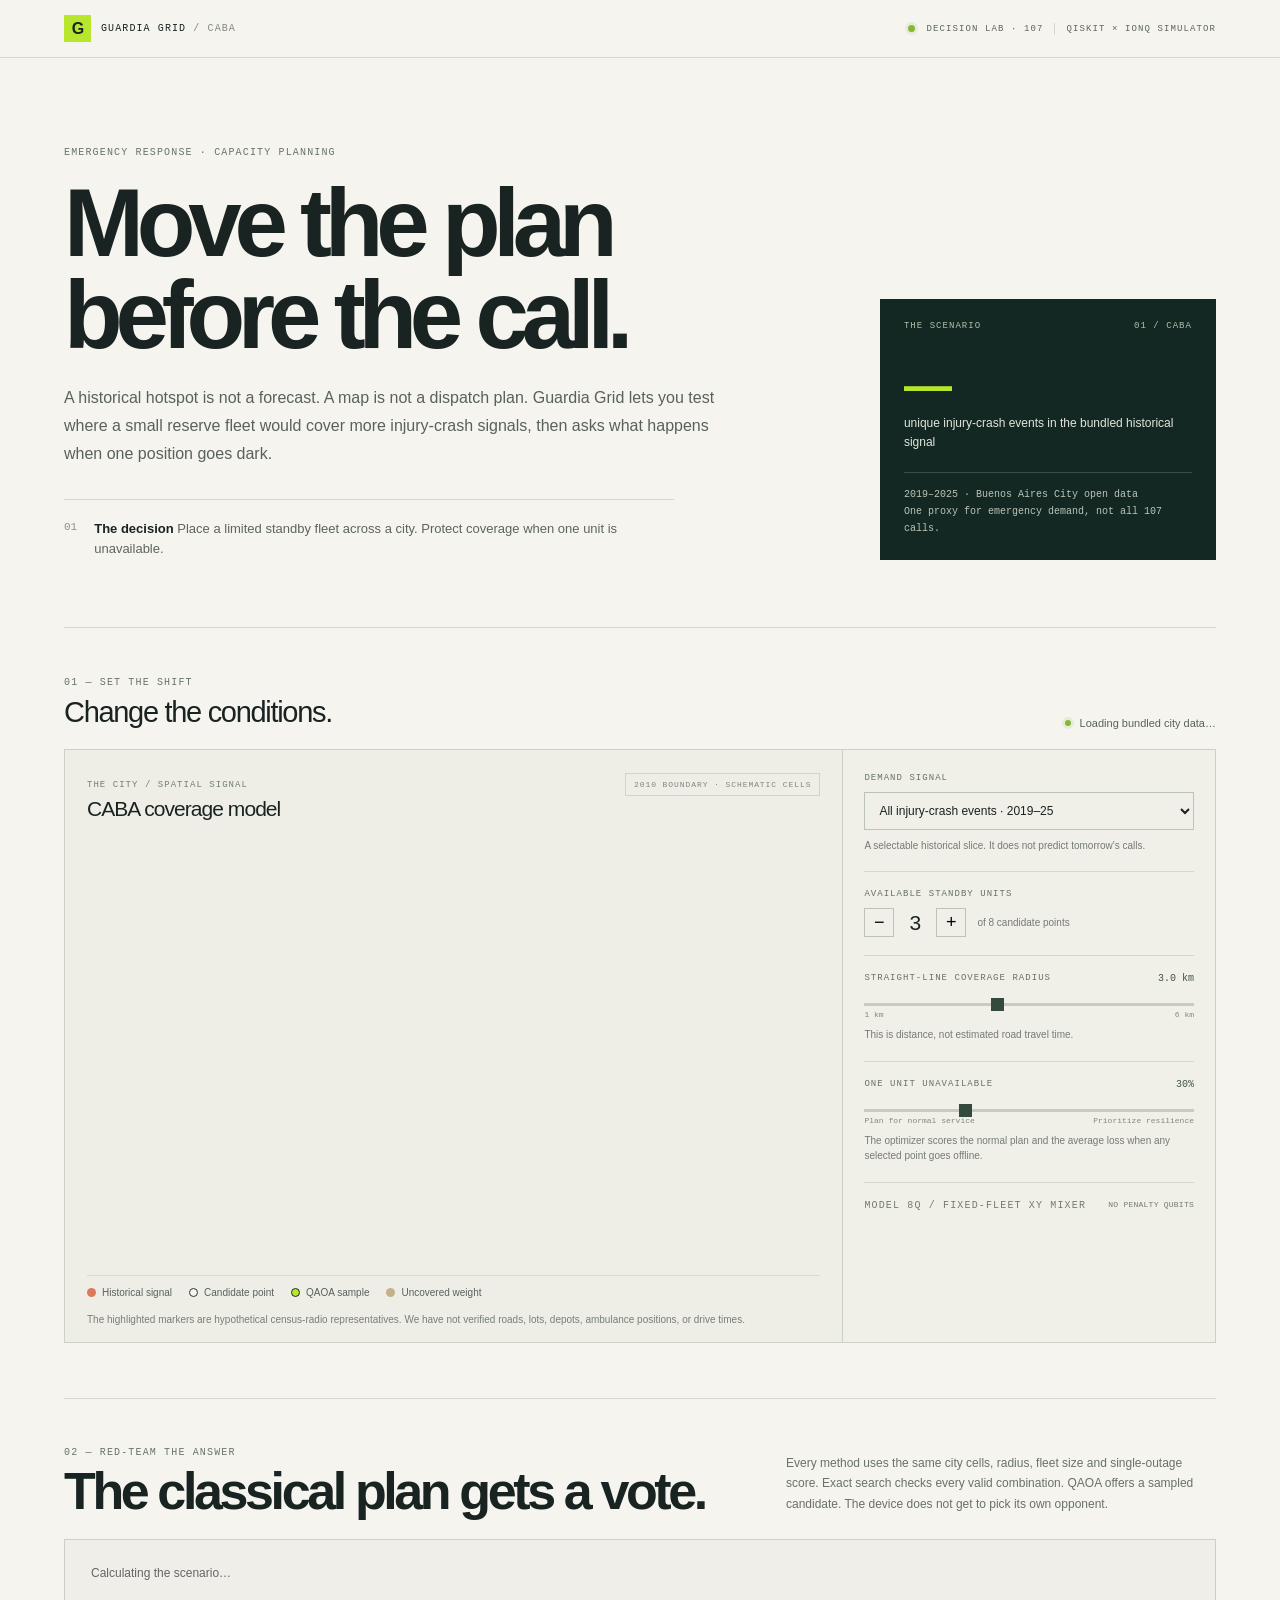
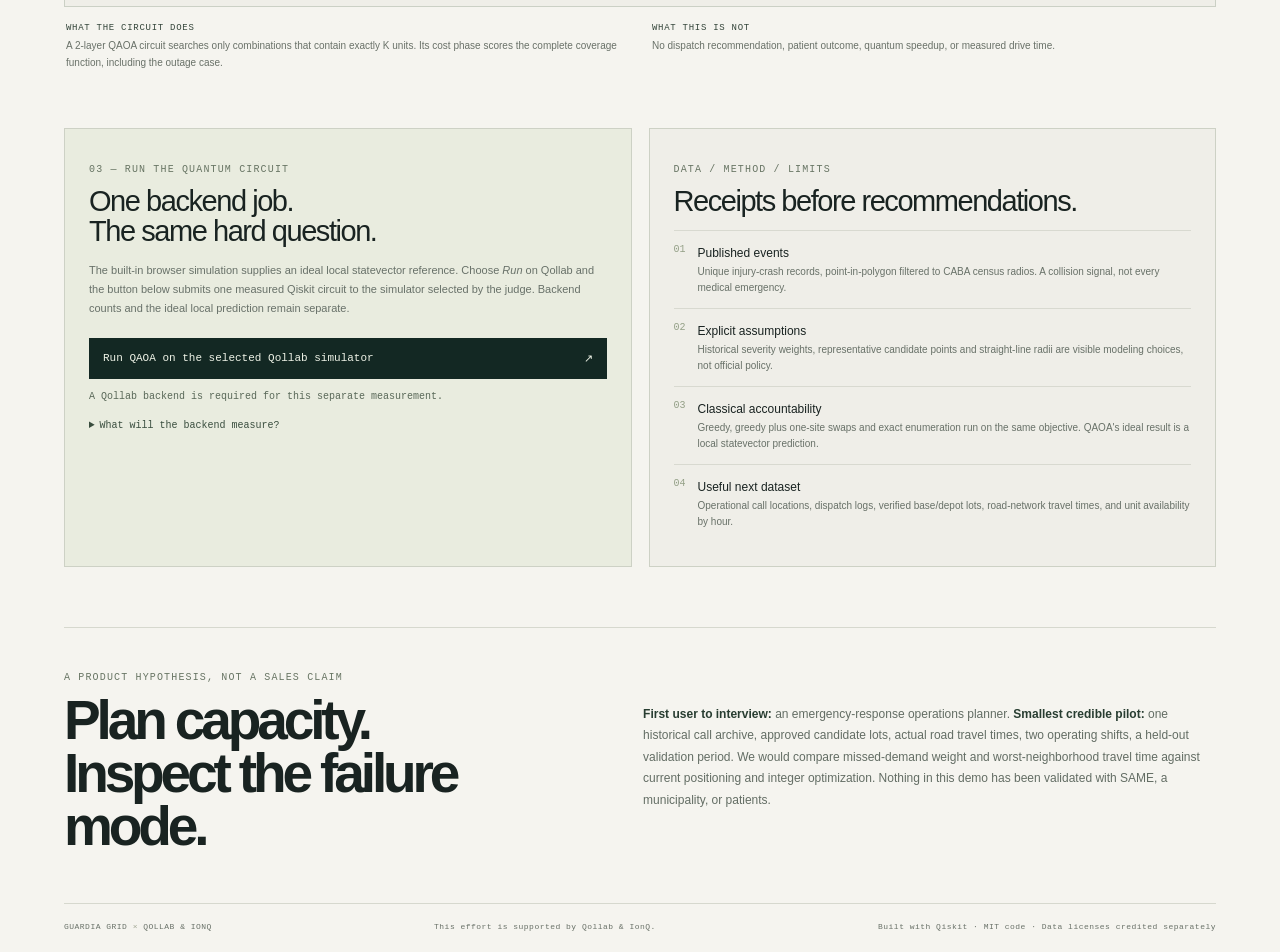
<file: ambulancias-qollab/index.html>
<!doctype html>
<html lang="en">
  <head>
    <meta charset="utf-8" />
    <meta name="viewport" content="width=device-width, initial-scale=1" />
    <meta name="theme-color" content="#f5f4ef" />
    <meta name="description" content="Stress-test hypothetical emergency staging coverage across Buenos Aires with real crash records, classical baselines and QAOA." />
    <title>Guardia Grid — move the plan before the call</title>
    <link rel="stylesheet" href="./main.css" />
    <script type="module" src="./main.js"></script>
  </head>
  <body>
    <header class="topbar">
      <a class="brand" href="#top" aria-label="Guardia Grid home"><span class="brand-mark">G</span><span>GUARDIA GRID <i>/ CABA</i></span></a>
      <div class="top-meta"><span class="status-led"></span><span>DECISION LAB · 107</span><span class="sep"></span><span>QISKIT × IONQ SIMULATOR</span></div>
    </header>
    <main id="top">
      <section class="hero">
        <div class="hero-copy"><p class="eyebrow">Emergency response · capacity planning</p>
          <h1>Move the plan<br />before the call.</h1>
          <p class="lede">A historical hotspot is not a forecast. A map is not a dispatch plan. Guardia Grid lets you test where a small reserve fleet would cover more injury-crash signals, then asks what happens when one position goes dark.</p>
          <div class="hero-note"><span class="note-number">01</span><span><strong>The decision</strong> Place a limited standby fleet across a city. Protect coverage when one unit is unavailable.</span></div>
        </div>
        <aside class="hero-stat"><div class="stat-top"><span>THE SCENARIO</span><span>01 / CABA</span></div><div class="big-stat" id="eventCount">—</div><p>unique injury-crash events in the bundled historical signal</p><div class="stat-rule"></div><p class="stat-foot">2019–2025 · Buenos Aires City open data<br />One proxy for emergency demand, not all 107 calls.</p></aside>
      </section>

      <section class="workbench" aria-label="Coverage planning experiment">
        <div class="workbench-head"><div><p class="eyebrow">01 — Set the shift</p><h2>Change the conditions.</h2></div><div class="live-state"><span></span><b id="status" role="status" aria-live="polite">Loading bundled city data…</b></div></div>
        <div class="workspace">
          <div class="map-panel">
            <div class="panel-head"><div><span class="panel-label">THE CITY / SPATIAL SIGNAL</span><h3>CABA coverage model</h3></div><span class="map-stamp">2010 BOUNDARY · SCHEMATIC CELLS</span></div>
            <svg id="cityMap" viewBox="0 0 760 560" role="img" aria-labelledby="mapTitle mapDesc"><title id="mapTitle">Buenos Aires injury-crash signal and hypothetical staging points</title><desc id="mapDesc">A gridded historical signal map. Circular markers are representative locations drawn from census geography, not confirmed ambulance bases or available lots.</desc></svg>
            <div class="map-legend"><span><i class="legend-dot heat"></i>Historical signal</span><span><i class="legend-dot candidate"></i>Candidate point</span><span><i class="legend-dot selected"></i>QAOA sample</span><span><i class="legend-dot gap"></i>Uncovered weight</span></div>
            <p class="map-caption">The highlighted markers are hypothetical census-radio representatives. We have not verified roads, lots, depots, ambulance positions, or drive times.</p>
          </div>
          <aside class="controls-panel">
            <div class="control-block"><label class="control-label" for="scenario">DEMAND SIGNAL</label><select id="scenario"><option value="history">All injury-crash events · 2019–25</option><option value="night">Night events · 19:00–06:59</option><option value="recent">Recent year · 2025</option><option value="severe">Severe-weighted events</option></select><p class="hint">A selectable historical slice. It does not predict tomorrow's calls.</p></div>
            <div class="control-block"><label class="control-label" for="units">AVAILABLE STANDBY UNITS</label><div class="step-control"><button type="button" id="unitsDown" aria-label="Use one fewer unit">−</button><output id="unitsValue" for="units">3</output><button type="button" id="unitsUp" aria-label="Use one more unit">+</button><span class="units-tail">of 8 candidate points</span></div><input type="hidden" id="units" value="3" /></div>
            <div class="control-block"><div class="label-row"><label class="control-label" for="radius">STRAIGHT-LINE COVERAGE RADIUS</label><output id="radiusValue" for="radius">3.0 km</output></div><input id="radius" type="range" min="1" max="6" value="3" step="0.5" /><div class="range-ticks"><span>1 km</span><span>6 km</span></div><p class="hint">This is distance, not estimated road travel time.</p></div>
            <div class="control-block"><div class="label-row"><label class="control-label" for="outage">ONE UNIT UNAVAILABLE</label><output id="outageValue" for="outage">30%</output></div><input id="outage" type="range" min="0" max="100" value="30" step="10" /><div class="range-ticks"><span>Plan for normal service</span><span>Prioritize resilience</span></div><p class="hint">The optimizer scores the normal plan and the average loss when any selected point goes offline.</p></div>
            <div class="control-foot"><span class="control-index">MODEL 8Q / FIXED-FLEET XY MIXER</span><span>NO PENALTY QUBITS</span></div>
          </aside>
        </div>
      </section>

      <section class="results" aria-labelledby="resultsHeading">
        <div class="results-intro"><div><p class="eyebrow">02 — Red-team the answer</p><h2 id="resultsHeading">The classical plan gets a vote.</h2></div><p>Every method uses the same city cells, radius, fleet size and single-outage score. Exact search checks every valid combination. QAOA offers a sampled candidate. The device does not get to pick its own opponent.</p></div>
        <div class="scoreboard" id="scoreboard" aria-live="polite"><div class="score-wait">Calculating the scenario…</div></div>
        <div class="result-footer"><span><b>WHAT THE CIRCUIT DOES</b> A 2-layer QAOA circuit searches only combinations that contain exactly K units. Its cost phase scores the complete coverage function, including the outage case.</span><span><b>WHAT THIS IS NOT</b> No dispatch recommendation, patient outcome, quantum speedup, or measured drive time.</span></div>
      </section>

      <section class="proof-grid">
        <article class="proof-card quantum-card"><p class="eyebrow">03 — Run the quantum circuit</p><h2>One backend job.<br />The same hard question.</h2><p>The built-in browser simulation supplies an ideal local statevector reference. Choose <i>Run</i> on Qollab and the button below submits one measured Qiskit circuit to the simulator selected by the judge. Backend counts and the ideal local prediction remain separate.</p><button class="run-button" id="runBackend" type="button">Run QAOA on the selected Qollab simulator <span aria-hidden="true">↗</span></button><p id="auditStatus" class="audit-status" role="status" aria-live="polite">A Qollab backend is required for this separate measurement.</p><details><summary>What will the backend measure?</summary><p>A single 8-qubit, 2-layer QAOA circuit. All qubits are measured in one job. Shot counts, settings, and the exact sampled score are shown below.</p><pre id="auditOutput"></pre></details></article>
        <article class="proof-card evidence-card"><p class="eyebrow">DATA / METHOD / LIMITS</p><h2>Receipts before recommendations.</h2><div class="evidence-row"><span>01</span><div><b>Published events</b><p>Unique injury-crash records, point-in-polygon filtered to CABA census radios. A collision signal, not every medical emergency.</p></div></div><div class="evidence-row"><span>02</span><div><b>Explicit assumptions</b><p>Historical severity weights, representative candidate points and straight-line radii are visible modeling choices, not official policy.</p></div></div><div class="evidence-row"><span>03</span><div><b>Classical accountability</b><p>Greedy, greedy plus one-site swaps and exact enumeration run on the same objective. QAOA's ideal result is a local statevector prediction.</p></div></div><div class="evidence-row"><span>04</span><div><b>Useful next dataset</b><p>Operational call locations, dispatch logs, verified base/depot lots, road-network travel times, and unit availability by hour.</p></div></div></article>
      </section>
      <section class="business"><div><p class="eyebrow">A product hypothesis, not a sales claim</p><h2>Plan capacity.<br />Inspect the failure mode.</h2></div><p><strong>First user to interview:</strong> an emergency-response operations planner. <strong>Smallest credible pilot:</strong> one historical call archive, approved candidate lots, actual road travel times, two operating shifts, a held-out validation period. We would compare missed-demand weight and worst-neighborhood travel time against current positioning and integer optimization. Nothing in this demo has been validated with SAME, a municipality, or patients.</p></section>
      <footer><span>GUARDIA GRID <i>×</i> QOLLAB & IONQ</span><span>This effort is supported by Qollab & IonQ.</span><span>Built with Qiskit · MIT code · Data licenses credited separately</span></footer>
    </main>
  </body>
</html>
</file>
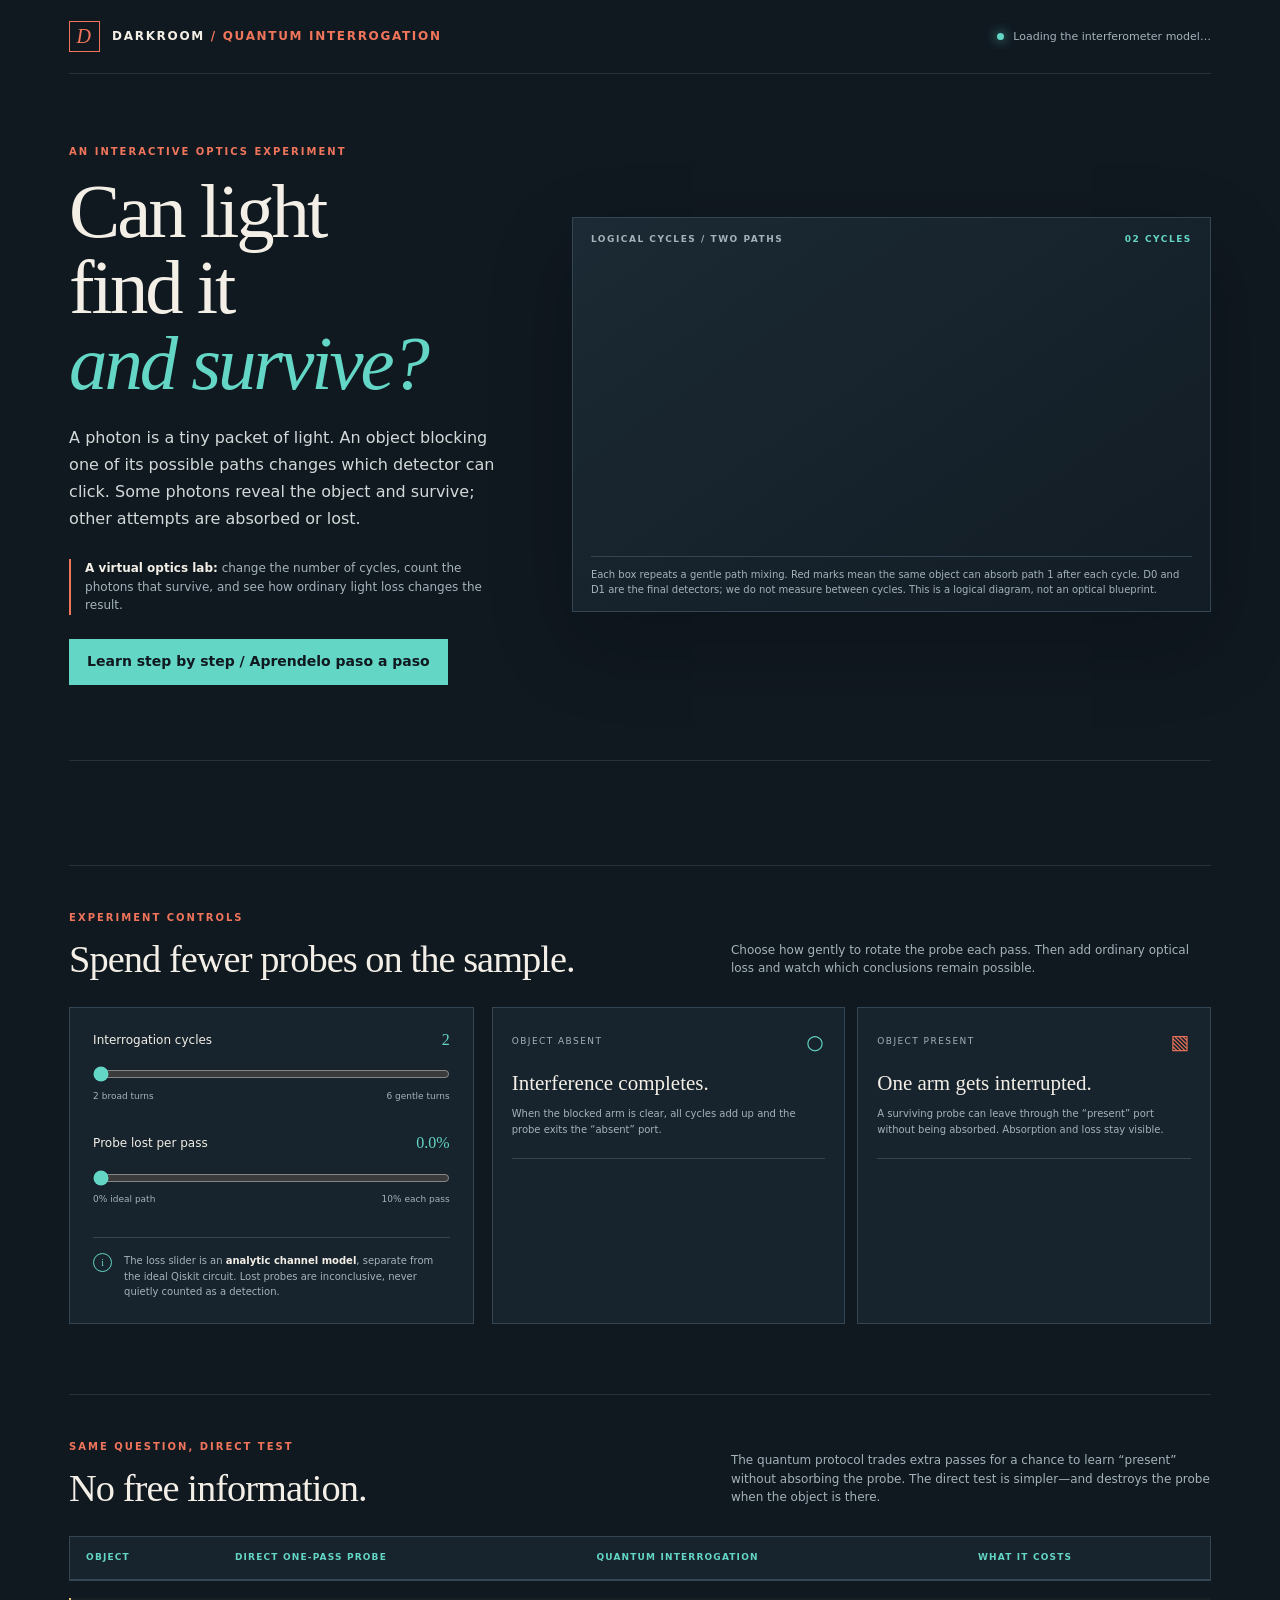
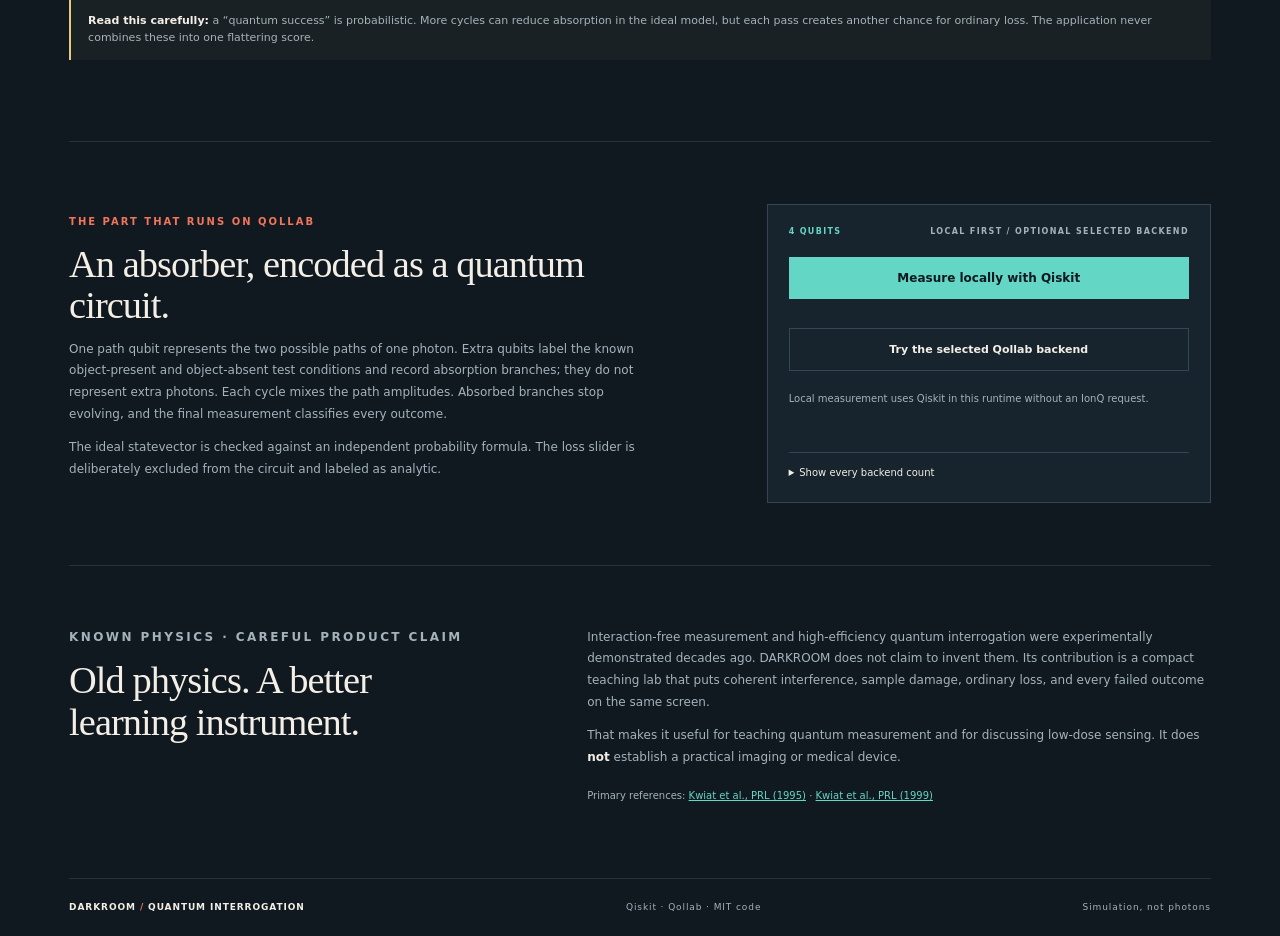
<file: darkroom-qollab/index.html>
<!doctype html>
<html lang="en">
<head>
  <meta charset="utf-8" />
  <meta name="viewport" content="width=device-width, initial-scale=1" />
  <meta name="theme-color" content="#101820" />
  <meta name="description" content="Explore interaction-free measurement with an auditable Qiskit interferometer model." />
  <title>DARKROOM — Quantum Interrogation Lab</title>
  <link rel="stylesheet" href="./main.css" />
  <link rel="stylesheet" href="./lesson.css" />
  <script type="module" src="./main.js"></script>
</head>
<body>
<div id="app">
  <header class="topbar">
    <a class="brand" href="#top"><span class="brand-mark">D</span><span>DARKROOM <i>/ QUANTUM INTERROGATION</i></span></a>
    <span class="top-status"><b id="liveDot"></b><span id="status" role="status" aria-live="polite">Loading the interferometer model…</span></span>
  </header>
  <main id="top">
    <section class="hero">
      <div class="hero-copy">
        <p class="eyebrow">An interactive optics experiment</p>
        <h1>Can light<br />find it<br /><em>and survive?</em></h1>
        <p class="lede">A photon is a tiny packet of light. An object blocking one of its possible paths changes which detector can click. Some photons reveal the object and survive; other attempts are absorbed or lost.</p>
        <p class="scope-note"><strong>A virtual optics lab:</strong> change the number of cycles, count the photons that survive, and see how ordinary light loss changes the result.</p>
        <a class="learn-link" href="#lesson">Learn step by step / Aprendelo paso a paso</a>
      </div>
      <figure class="optics-card" aria-labelledby="opticCaption">
        <div class="figure-head"><span>LOGICAL CYCLES / TWO PATHS</span><span id="cycleStamp">02 CYCLES</span></div>
        <svg id="interferometer" viewBox="0 0 760 390" role="img" aria-labelledby="opticTitle opticDesc">
          <title id="opticTitle">Quantum interrogation path interferometer</title>
          <desc id="opticDesc">A probe follows two paths. An object blocks one arm. Detectors distinguish an absent object from a present object when the surviving probe exits without absorption.</desc>
        </svg>
        <figcaption id="opticCaption">Each box repeats a gentle path mixing. Red marks mean the same object can absorb path 1 after each cycle. D0 and D1 are the final detectors; we do not measure between cycles. This is a logical diagram, not an optical blueprint.</figcaption>
      </figure>
    </section>

    <section id="lesson" class="lesson" aria-label="Guided lesson / Lección guiada"></section>

    <section class="bench" aria-labelledby="benchTitle">
      <div class="section-title"><div><p class="eyebrow">Experiment controls</p><h2 id="benchTitle">Spend fewer probes on the sample.</h2></div><p>Choose how gently to rotate the probe each pass. Then add ordinary optical loss and watch which conclusions remain possible.</p></div>
      <div class="bench-grid">
        <aside class="controls">
          <div class="control-row"><div class="label-line"><label for="cycles">Interrogation cycles</label><output id="cyclesValue" for="cycles">2</output></div><input id="cycles" type="range" min="2" max="6" step="1" value="2"/><div class="range-hints"><span>2 broad turns</span><span>6 gentle turns</span></div></div>
          <div class="control-row"><div class="label-line"><label for="loss">Probe lost per pass</label><output id="lossValue" for="loss">0.0%</output></div><input id="loss" type="range" min="0" max="10" step="0.5" value="0"/><div class="range-hints"><span>0% ideal path</span><span>10% each pass</span></div></div>
          <div class="model-note"><span class="note-glyph">i</span><p>The loss slider is an <strong>analytic channel model</strong>, separate from the ideal Qiskit circuit. Lost probes are inconclusive, never quietly counted as a detection.</p></div>
        </aside>
        <section class="outcomes" aria-label="All outcomes by object hypothesis">
          <article class="outcome-panel absent"><div class="panel-top"><span>OBJECT ABSENT</span><span class="panel-symbol">○</span></div><h3>Interference completes.</h3><p class="panel-intro">When the blocked arm is clear, all cycles add up and the probe exits the “absent” port.</p><div class="prob-list" id="absentRows"></div><p class="panel-foot" id="absentFoot"></p></article>
          <article class="outcome-panel present"><div class="panel-top"><span>OBJECT PRESENT</span><span class="panel-symbol">▧</span></div><h3>One arm gets interrupted.</h3><p class="panel-intro">A surviving probe can leave through the “present” port without being absorbed. Absorption and loss stay visible.</p><div class="prob-list" id="presentRows"></div><p class="panel-foot" id="presentFoot"></p></article>
        </section>
      </div>
    </section>

    <section class="comparison" aria-labelledby="comparisonTitle">
      <div class="section-title"><div><p class="eyebrow">Same question, direct test</p><h2 id="comparisonTitle">No free information.</h2></div><p>The quantum protocol trades extra passes for a chance to learn “present” without absorbing the probe. The direct test is simpler—and destroys the probe when the object is there.</p></div>
      <div class="compare-table-wrap"><table><thead><tr><th>Object</th><th>Direct one-pass probe</th><th>Quantum interrogation</th><th>What it costs</th></tr></thead><tbody id="compareRows"></tbody></table></div>
      <p class="interpretation"><strong>Read this carefully:</strong> a “quantum success” is probabilistic. More cycles can reduce absorption in the ideal model, but each pass creates another chance for ordinary loss. The application never combines these into one flattering score.</p>
    </section>

    <section class="circuit-section" aria-labelledby="circuitTitle">
      <div class="circuit-copy"><p class="eyebrow">The part that runs on Qollab</p><h2 id="circuitTitle">An absorber, encoded as a quantum circuit.</h2><p>One path qubit represents the two possible paths of one photon. Extra qubits label the known object-present and object-absent test conditions and record absorption branches; they do not represent extra photons. Each cycle mixes the path amplitudes. Absorbed branches stop evolving, and the final measurement classifies every outcome.</p><p>The ideal statevector is checked against an independent probability formula. The loss slider is deliberately excluded from the circuit and labeled as analytic.</p></div>
      <div class="run-card"><div class="run-meta"><span id="qubitCount">4 QUBITS</span><span>LOCAL FIRST / OPTIONAL SELECTED BACKEND</span></div>
        <button id="runLocal" type="button">Measure locally with Qiskit</button>
        <button id="runBackend" class="secondary-run" type="button">Try the selected Qollab backend</button>
        <p id="auditStatus" role="status" aria-live="polite">Local measurement uses Qiskit in this runtime without an IonQ request.</p>
        <p id="measuredSummary"></p>
        <details id="auditDetails"><summary>Show every backend count</summary><pre id="auditOutput"></pre></details>
        <details id="errorDetails" hidden><summary>Technical connection / execution error</summary><pre id="backendError"></pre></details>
      </div>
    </section>

    <section class="truth-row"><div><p class="eyebrow">Known physics · careful product claim</p><h2>Old physics. A better learning instrument.</h2></div><div><p>Interaction-free measurement and high-efficiency quantum interrogation were experimentally demonstrated decades ago. DARKROOM does not claim to invent them. Its contribution is a compact teaching lab that puts coherent interference, sample damage, ordinary loss, and every failed outcome on the same screen.</p><p>That makes it useful for teaching quantum measurement and for discussing low-dose sensing. It does <strong>not</strong> establish a practical imaging or medical device.</p><p class="sources">Primary references: <a href="https://journals.aps.org/prl/abstract/10.1103/PhysRevLett.74.4763">Kwiat et al., PRL (1995)</a> · <a href="https://doi.org/10.1103/PhysRevLett.83.4725">Kwiat et al., PRL (1999)</a></p></div></section>

    <footer><span>DARKROOM <i>/</i> QUANTUM INTERROGATION</span><span>Qiskit · Qollab · MIT code</span><span>Simulation, not photons</span></footer>
  </main>
</div>
</body>
</html>
</file>
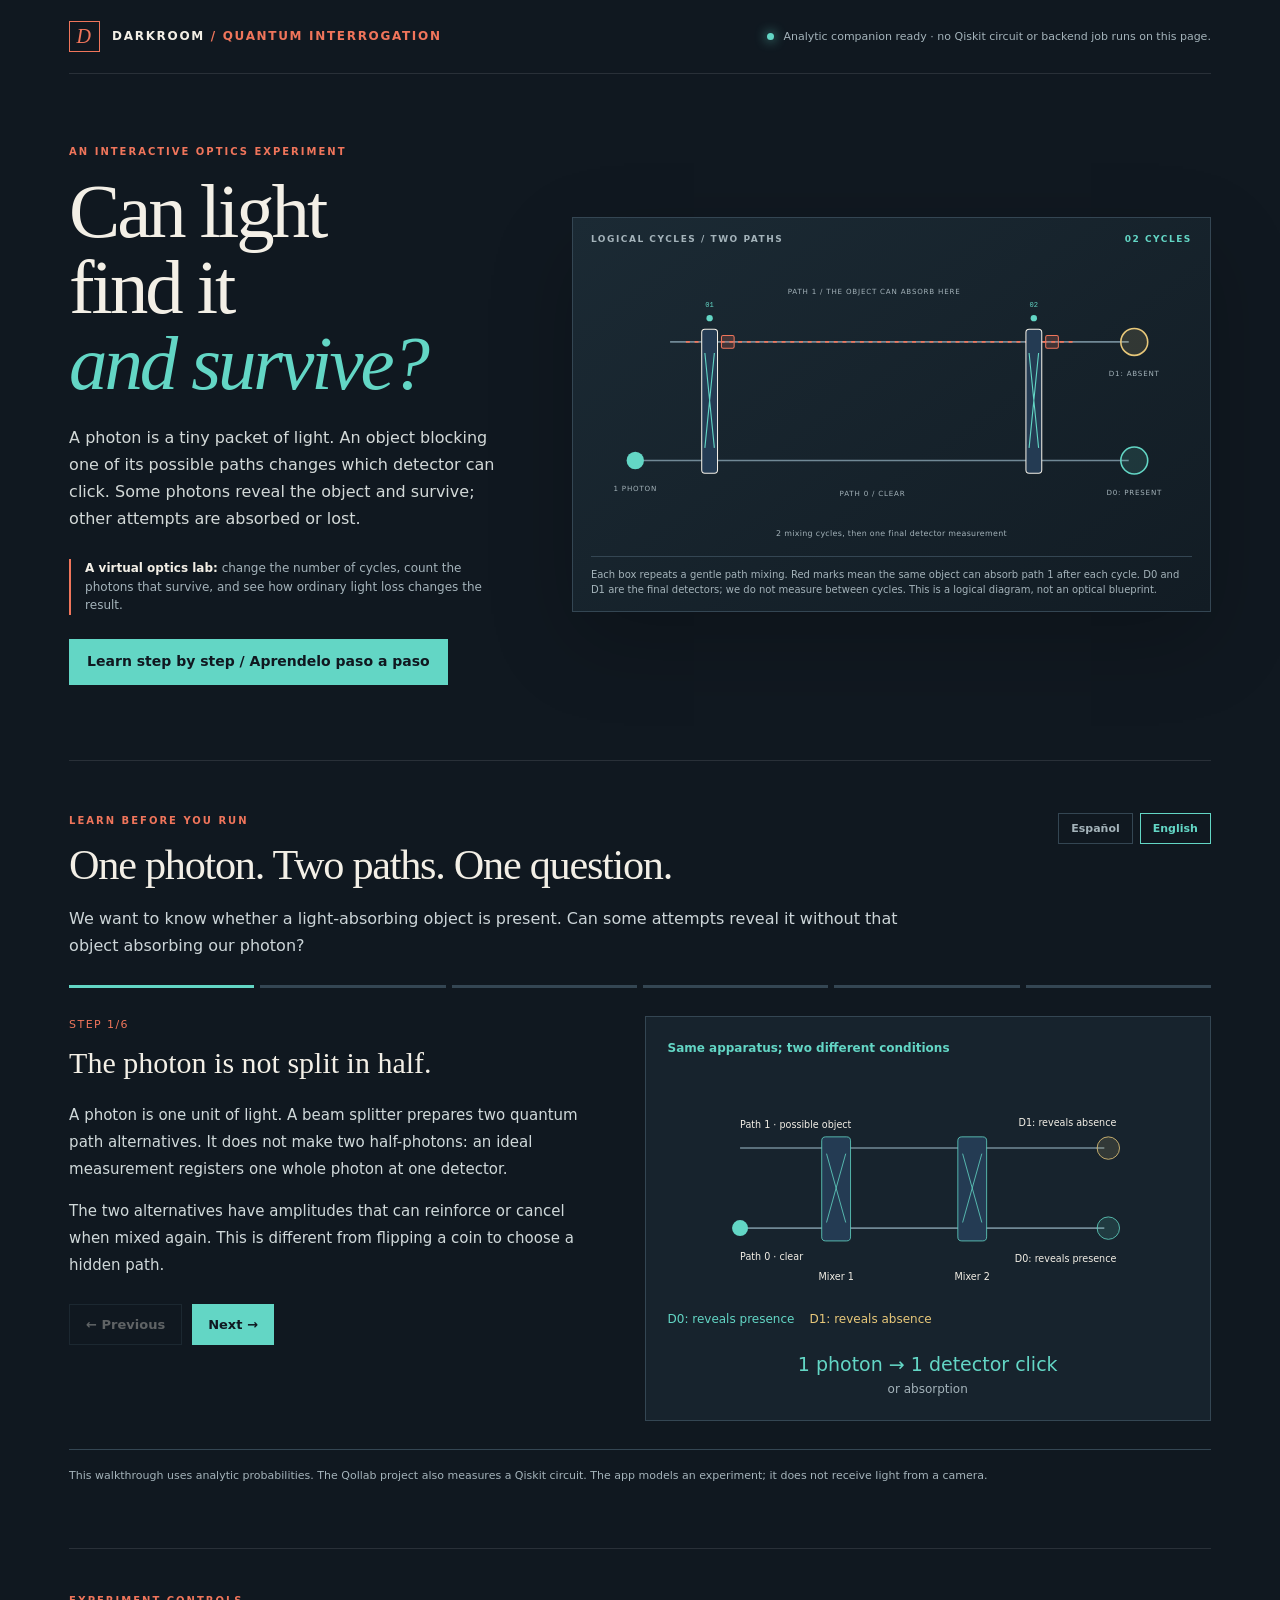
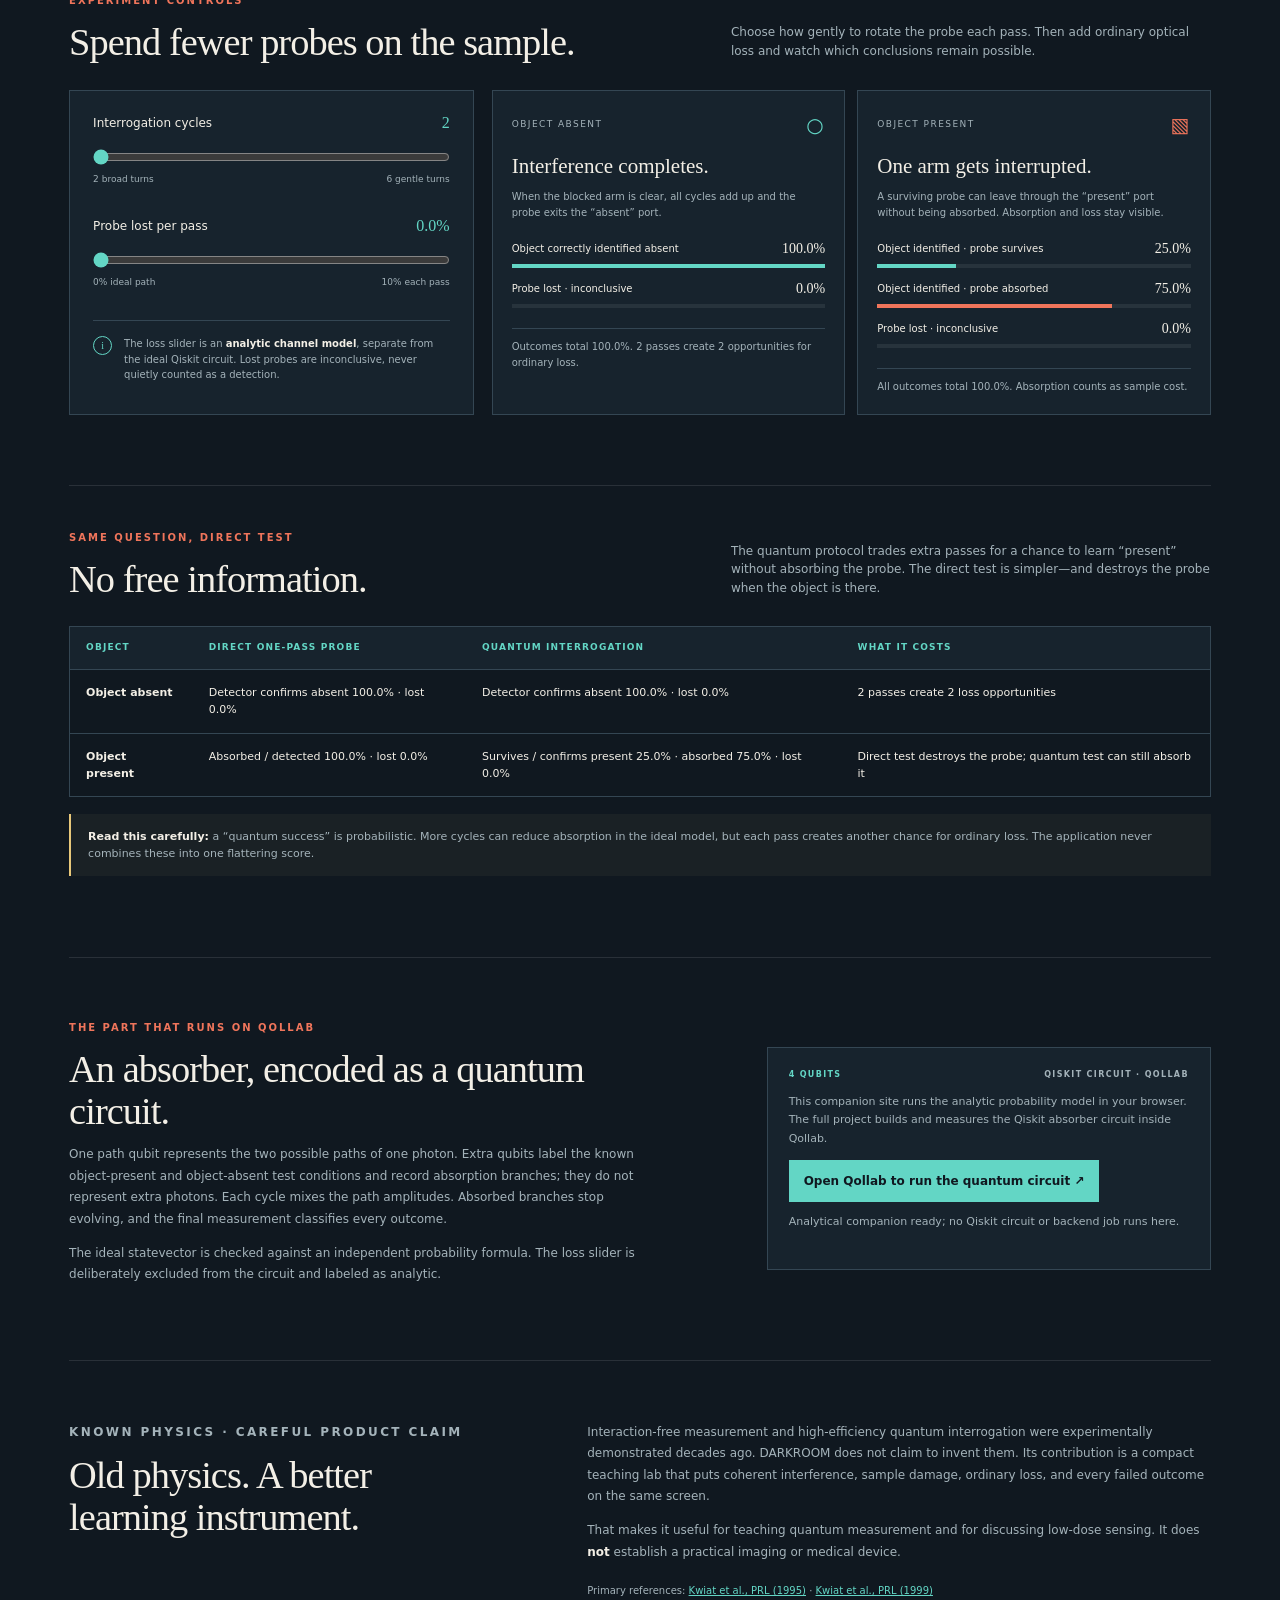
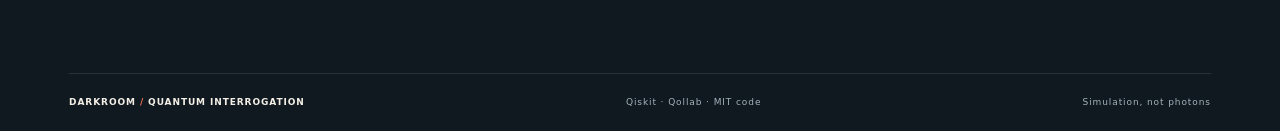
<file: darkroom-vercel/index.html>
<!doctype html>
<html lang="en">
<head>
  <meta charset="utf-8" />
  <meta name="viewport" content="width=device-width, initial-scale=1" />
  <meta name="theme-color" content="#101820" />
  <meta name="description" content="Explore interaction-free measurement with an auditable Qiskit interferometer model." />
  <title>DARKROOM — Quantum Interrogation Lab</title>
  <link rel="stylesheet" href="./main.css" />
  <link rel="stylesheet" href="./lesson.css" />
  <script defer src="./lesson.js"></script>
  <script defer src="./main.js"></script>
</head>
<body>
<div id="app">
  <header class="topbar">
    <a class="brand" href="#top"><span class="brand-mark">D</span><span>DARKROOM <i>/ QUANTUM INTERROGATION</i></span></a>
    <span class="top-status"><b id="liveDot"></b><span id="status" role="status" aria-live="polite">Loading the interferometer model…</span></span>
  </header>
  <main id="top">
    <section class="hero">
      <div class="hero-copy">
        <p class="eyebrow">An interactive optics experiment</p>
        <h1>Can light<br />find it<br /><em>and survive?</em></h1>
        <p class="lede">A photon is a tiny packet of light. An object blocking one of its possible paths changes which detector can click. Some photons reveal the object and survive; other attempts are absorbed or lost.</p>
        <p class="scope-note"><strong>A virtual optics lab:</strong> change the number of cycles, count the photons that survive, and see how ordinary light loss changes the result.</p>
        <a class="learn-link" href="#lesson">Learn step by step / Aprendelo paso a paso</a>
      </div>
      <figure class="optics-card" aria-labelledby="opticCaption">
        <div class="figure-head"><span>LOGICAL CYCLES / TWO PATHS</span><span id="cycleStamp">02 CYCLES</span></div>
        <svg id="interferometer" viewBox="0 0 760 390" role="img" aria-labelledby="opticTitle opticDesc">
          <title id="opticTitle">Quantum interrogation path interferometer</title>
          <desc id="opticDesc">A probe follows two paths. An object blocks one arm. Detectors distinguish an absent object from a present object when the surviving probe exits without absorption.</desc>
        </svg>
        <figcaption id="opticCaption">Each box repeats a gentle path mixing. Red marks mean the same object can absorb path 1 after each cycle. D0 and D1 are the final detectors; we do not measure between cycles. This is a logical diagram, not an optical blueprint.</figcaption>
      </figure>
    </section>

    <section id="lesson" class="lesson" aria-label="Guided lesson / Lección guiada"></section>

    <section class="bench" aria-labelledby="benchTitle">
      <div class="section-title"><div><p class="eyebrow">Experiment controls</p><h2 id="benchTitle">Spend fewer probes on the sample.</h2></div><p>Choose how gently to rotate the probe each pass. Then add ordinary optical loss and watch which conclusions remain possible.</p></div>
      <div class="bench-grid">
        <aside class="controls">
          <div class="control-row"><div class="label-line"><label for="cycles">Interrogation cycles</label><output id="cyclesValue" for="cycles">2</output></div><input id="cycles" type="range" min="2" max="6" step="1" value="2"/><div class="range-hints"><span>2 broad turns</span><span>6 gentle turns</span></div></div>
          <div class="control-row"><div class="label-line"><label for="loss">Probe lost per pass</label><output id="lossValue" for="loss">0.0%</output></div><input id="loss" type="range" min="0" max="10" step="0.5" value="0"/><div class="range-hints"><span>0% ideal path</span><span>10% each pass</span></div></div>
          <div class="model-note"><span class="note-glyph">i</span><p>The loss slider is an <strong>analytic channel model</strong>, separate from the ideal Qiskit circuit. Lost probes are inconclusive, never quietly counted as a detection.</p></div>
        </aside>
        <section class="outcomes" aria-label="All outcomes by object hypothesis">
          <article class="outcome-panel absent"><div class="panel-top"><span>OBJECT ABSENT</span><span class="panel-symbol">○</span></div><h3>Interference completes.</h3><p class="panel-intro">When the blocked arm is clear, all cycles add up and the probe exits the “absent” port.</p><div class="prob-list" id="absentRows"></div><p class="panel-foot" id="absentFoot"></p></article>
          <article class="outcome-panel present"><div class="panel-top"><span>OBJECT PRESENT</span><span class="panel-symbol">▧</span></div><h3>One arm gets interrupted.</h3><p class="panel-intro">A surviving probe can leave through the “present” port without being absorbed. Absorption and loss stay visible.</p><div class="prob-list" id="presentRows"></div><p class="panel-foot" id="presentFoot"></p></article>
        </section>
      </div>
    </section>

    <section class="comparison" aria-labelledby="comparisonTitle">
      <div class="section-title"><div><p class="eyebrow">Same question, direct test</p><h2 id="comparisonTitle">No free information.</h2></div><p>The quantum protocol trades extra passes for a chance to learn “present” without absorbing the probe. The direct test is simpler—and destroys the probe when the object is there.</p></div>
      <div class="compare-table-wrap"><table><thead><tr><th>Object</th><th>Direct one-pass probe</th><th>Quantum interrogation</th><th>What it costs</th></tr></thead><tbody id="compareRows"></tbody></table></div>
      <p class="interpretation"><strong>Read this carefully:</strong> a “quantum success” is probabilistic. More cycles can reduce absorption in the ideal model, but each pass creates another chance for ordinary loss. The application never combines these into one flattering score.</p>
    </section>

    <section class="circuit-section" aria-labelledby="circuitTitle">
      <div class="circuit-copy"><p class="eyebrow">The part that runs on Qollab</p><h2 id="circuitTitle">An absorber, encoded as a quantum circuit.</h2><p>One path qubit represents the two possible paths of one photon. Extra qubits label the known object-present and object-absent test conditions and record absorption branches; they do not represent extra photons. Each cycle mixes the path amplitudes. Absorbed branches stop evolving, and the final measurement classifies every outcome.</p><p>The ideal statevector is checked against an independent probability formula. The loss slider is deliberately excluded from the circuit and labeled as analytic.</p></div>
      <div class="run-card"><div class="run-meta"><span id="qubitCount">4 QUBITS</span><span>QISKIT CIRCUIT · QOLLAB</span></div><p>This companion site runs the analytic probability model in your browser. The full project builds and measures the Qiskit absorber circuit inside Qollab.</p><a class="qollab-link" href="https://qollab.xyz/" target="_blank" rel="noreferrer">Open Qollab to run the quantum circuit ↗</a><p id="previewNote">Analytical companion ready; no Qiskit circuit or backend job runs here.</p></div>
    </section>

    <section class="truth-row"><div><p class="eyebrow">Known physics · careful product claim</p><h2>Old physics. A better learning instrument.</h2></div><div><p>Interaction-free measurement and high-efficiency quantum interrogation were experimentally demonstrated decades ago. DARKROOM does not claim to invent them. Its contribution is a compact teaching lab that puts coherent interference, sample damage, ordinary loss, and every failed outcome on the same screen.</p><p>That makes it useful for teaching quantum measurement and for discussing low-dose sensing. It does <strong>not</strong> establish a practical imaging or medical device.</p><p class="sources">Primary references: <a href="https://journals.aps.org/prl/abstract/10.1103/PhysRevLett.74.4763">Kwiat et al., PRL (1995)</a> · <a href="https://doi.org/10.1103/PhysRevLett.83.4725">Kwiat et al., PRL (1999)</a></p></div></section>

    <footer><span>DARKROOM <i>/</i> QUANTUM INTERROGATION</span><span>Qiskit · Qollab · MIT code</span><span>Simulation, not photons</span></footer>
  </main>
</div>
</body>
</html>
</file>
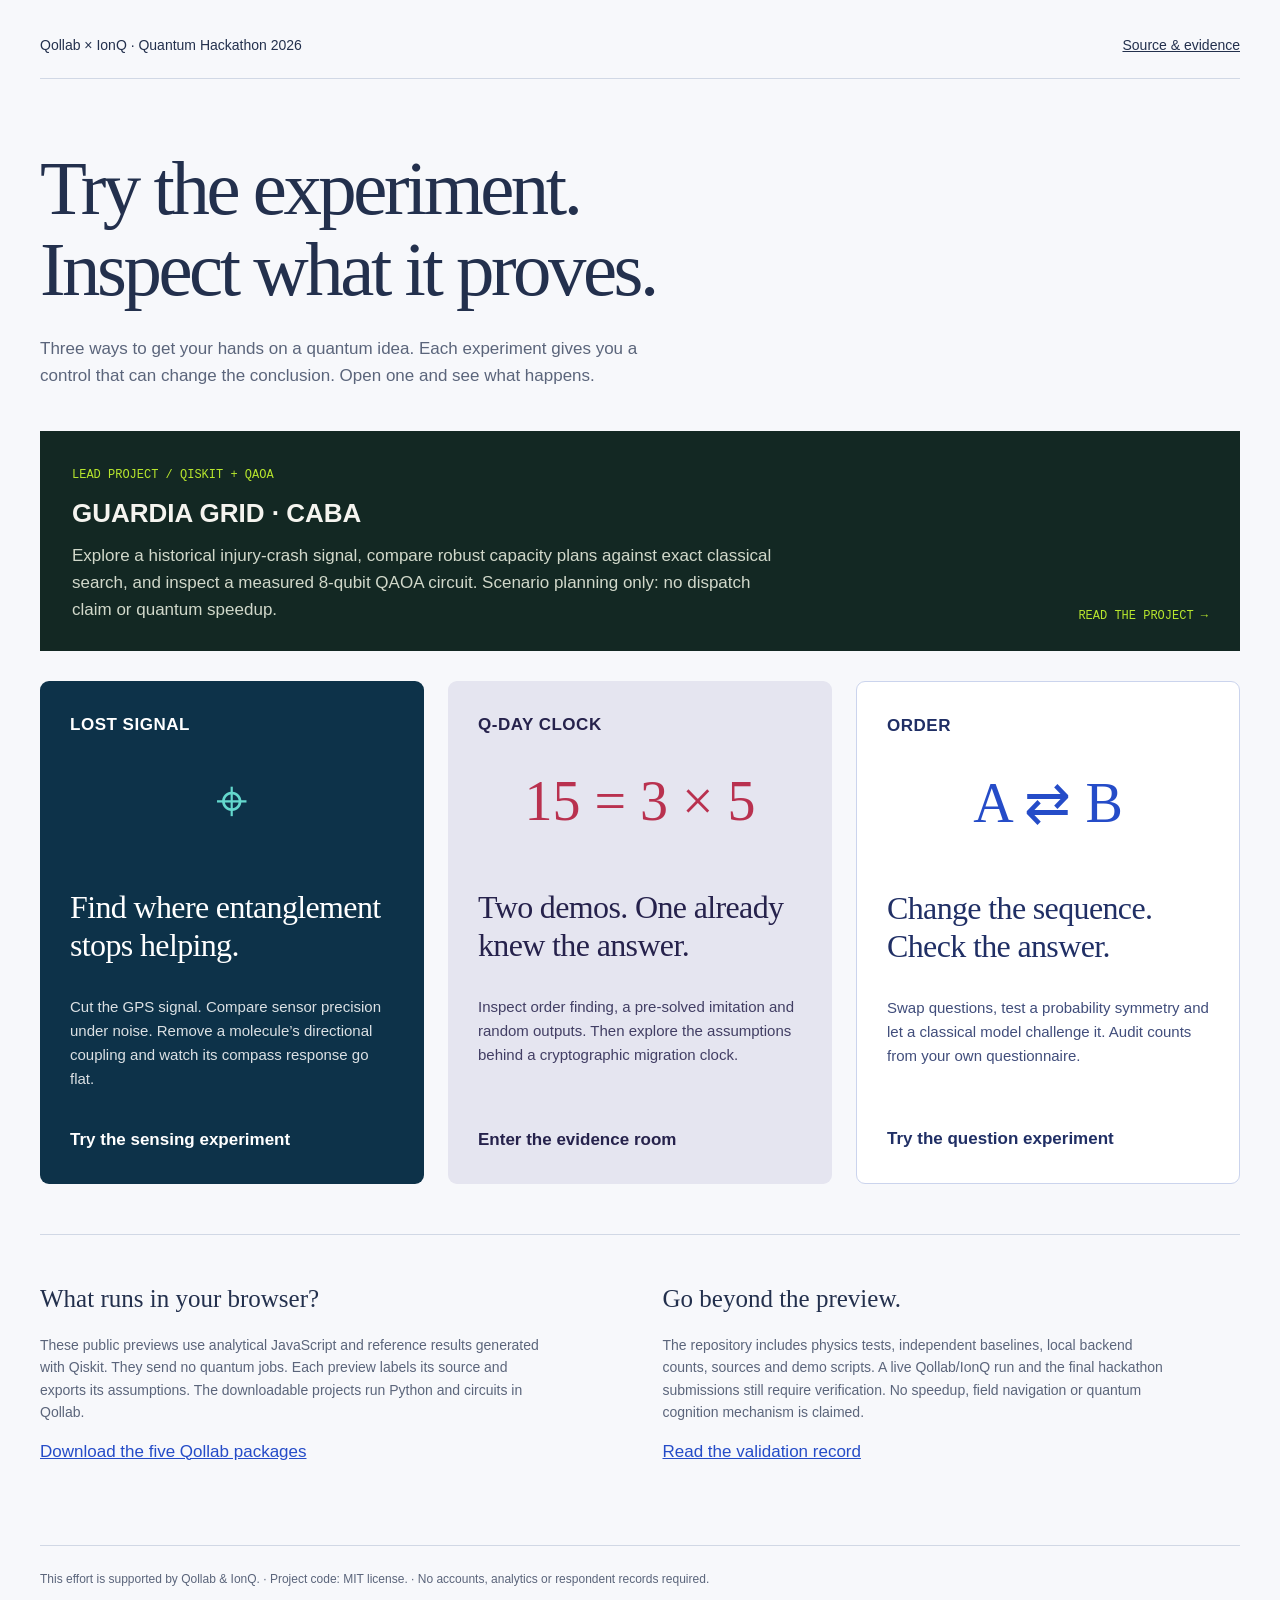
<file: docs/index.html>
<!doctype html>
<html lang="en">
  <head>
    <meta charset="utf-8" />
    <meta name="viewport" content="width=device-width,initial-scale=1" />
    <title>Five quantum projects | Qollab × IonQ</title>
    <meta
      name="description"
      content="Explore Guardia Grid, a Qiskit QAOA experiment for robust emergency-capacity planning in Buenos Aires, plus four independent quantum projects."
    />
    <style>
      * {
        box-sizing: border-box;
      }
      body {
        margin: 0;
        background: #f7f8fb;
        color: #23304d;
        font:
          17px/1.6 "Segoe UI",
          sans-serif;
      }
      main {
        max-width: 1280px;
        padding: 34px 40px;
        margin: auto;
      }
      header {
        display: flex;
        justify-content: space-between;
        gap: 24px;
        font-size: 14px;
        border-bottom: 1px solid #d1d8e5;
        padding: 0 0 22px;
      }
      header a {
        color: inherit;
      }
      h1 {
        font:
          clamp(45px, 6vw, 80px) / 1.05 Georgia,
          serif;
        letter-spacing: -0.045em;
        max-width: 800px;
        margin: 70px 0 24px;
      }
      .lead {
        max-width: 67ch;
        color: #5b657b;
        margin-bottom: 42px;
      }
      .projects {
        display: grid;
        grid-template-columns: repeat(3, 1fr);
        gap: 24px;
      }
      .featured {
        display: grid;
        grid-template-columns: 1fr auto;
        gap: 20px;
        align-items: end;
        background: #132823;
        color: #f5f4ef;
        padding: 28px 32px;
        margin: 0 0 30px;
        text-decoration: none;
      }
      .featured h2 { margin: 7px 0; font-size: 26px; }
      .featured p { max-width: 75ch; margin: 0; color: #d1d8ca; }
      .featured strong { color: #b7e62d; font: 12px Consolas, monospace; }
      .featured:hover strong { text-decoration: underline; }
      .project {
        display: flex;
        flex-direction: column;
        overflow: hidden;
        border-radius: 9px;
        color: #fff;
        padding: 30px;
        min-height: 480px;
        text-decoration: none;
      }
      .project:hover .enter {
        text-decoration: underline;
      }
      .lost {
        background: #0d3249;
      }
      .qday {
        background: #e5e5f0;
        color: #26224c;
      }
      .order {
        background: #fff;
        color: #202f65;
        border: 1px solid #cbd4ed;
      }
      .project h2 {
        font-size: 17px;
        letter-spacing: 0.03em;
        margin: 0;
      }
      .project h3 {
        font:
          32px/1.2 Georgia,
          serif;
        letter-spacing: -0.02em;
        margin: 24px 0 16px;
      }
      .project p {
        font-size: 15px;
        opacity: 0.85;
      }
      .enter {
        font-weight: 700;
        margin-top: auto;
        padding-top: 20px;
      }
      .drawing {
        height: 125px;
        display: flex;
        align-items: center;
        justify-content: center;
        font:
          56px Georgia,
          serif;
      }
      .lost .drawing {
        color: #64d8cd;
      }
      .qday .drawing {
        color: #b9314f;
      }
      .order .drawing {
        color: #254cc8;
      }
      .details {
        margin: 50px 0;
        padding: 30px 0;
        border-top: 1px solid #d1d8e5;
        display: grid;
        grid-template-columns: 1fr 1fr;
        gap: 45px;
      }
      .details h2 {
        font:
          25px Georgia,
          serif;
      }
      .details p {
        font-size: 14px;
        color: #5b657b;
        max-width: 65ch;
      }
      .details a {
        color: #254cc8;
      }
      footer {
        border-top: 1px solid #d1d8e5;
        padding: 24px 0;
        font-size: 12px;
        color: #5b657b;
      }
      :focus-visible {
        outline: 3px solid #b72e62;
        outline-offset: 6px;
      }
      @media (max-width: 900px) {
        .featured { grid-template-columns: 1fr; }
        .projects {
          grid-template-columns: 1fr;
        }
        .project {
          min-height: 340px;
        }
        .drawing {
          height: 80px;
        }
        .details {
          grid-template-columns: 1fr;
          gap: 10px;
        }
        main {
          padding: 24px;
        }
        .project h3 {
          max-width: 20ch;
        }
        h1 {
          margin-top: 45px;
        }
      }
      @media (prefers-reduced-motion: reduce) {
        * {
          transition: none !important;
        }
      }
    </style>
  </head>
  <body>
    <main>
      <header>
        <span>Qollab × IonQ · Quantum Hackathon 2026</span
        ><a href="https://github.com/JustUrIs/quantum-hackathon-research"
          >Source &amp; evidence</a
        >
      </header>
      <h1>Try the experiment.<br />Inspect what it proves.</h1>
      <p class="lead">
        Three ways to get your hands on a quantum idea. Each experiment gives
        you a control that can change the conclusion. Open one and see what
        happens.
      </p>
      <a class="featured" href="https://github.com/JustUrIs/quantum-hackathon-research/blob/main/ambulancias-qollab/README.md">
        <span><strong>LEAD PROJECT / QISKIT + QAOA</strong><h2>GUARDIA GRID · CABA</h2><p>Explore a historical injury-crash signal, compare robust capacity plans against exact classical search, and inspect a measured 8-qubit QAOA circuit. Scenario planning only: no dispatch claim or quantum speedup.</p></span>
        <strong>READ THE PROJECT →</strong>
      </a>
      <div class="projects">
        <a class="project lost" href="./lost-signal/"
          ><h2>LOST SIGNAL</h2>
          <div class="drawing" aria-hidden="true">⌖</div>
          <h3>Find where entanglement stops helping.</h3>
          <p>
            Cut the GPS signal. Compare sensor precision under noise. Remove a
            molecule’s directional coupling and watch its compass response go
            flat.
          </p>
          <span class="enter">Try the sensing experiment</span></a
        >
        <a class="project qday" href="./qday-clock/"
          ><h2>Q-DAY CLOCK</h2>
          <div class="drawing" aria-hidden="true">15 = 3 × 5</div>
          <h3>Two demos. One already knew the answer.</h3>
          <p>
            Inspect order finding, a pre-solved imitation and random outputs.
            Then explore the assumptions behind a cryptographic migration clock.
          </p>
          <span class="enter">Enter the evidence room</span></a
        >
        <a class="project order" href="./order/"
          ><h2>ORDER</h2>
          <div class="drawing" aria-hidden="true">A ⇄ B</div>
          <h3>Change the sequence. Check the answer.</h3>
          <p>
            Swap questions, test a probability symmetry and let a classical
            model challenge it. Audit counts from your own questionnaire.
          </p>
          <span class="enter">Try the question experiment</span></a
        >
      </div>
      <section class="details">
        <div>
          <h2>What runs in your browser?</h2>
          <p>
            These public previews use analytical JavaScript and reference
            results generated with Qiskit. They send no quantum jobs. Each
            preview labels its source and exports its assumptions. The
            downloadable projects run Python and circuits in Qollab.
          </p>
          <a
            href="https://github.com/JustUrIs/quantum-hackathon-research/tree/main/releases"
            >Download the five Qollab packages</a
          >
        </div>
        <div>
          <h2>Go beyond the preview.</h2>
          <p>
            The repository includes physics tests, independent baselines, local
            backend counts, sources and demo scripts. A live Qollab/IonQ run and
            the final hackathon submissions still require verification. No
            speedup, field navigation or quantum cognition mechanism is claimed.
          </p>
          <a
            href="https://github.com/JustUrIs/quantum-hackathon-research/blob/main/research/07_VALIDATION.md"
            >Read the validation record</a
          >
        </div>
      </section>
      <footer>
        This effort is supported by Qollab &amp; IonQ. · Project code: MIT
        license. · No accounts, analytics or respondent records required.
      </footer>
    </main>
  </body>
</html>
</file>
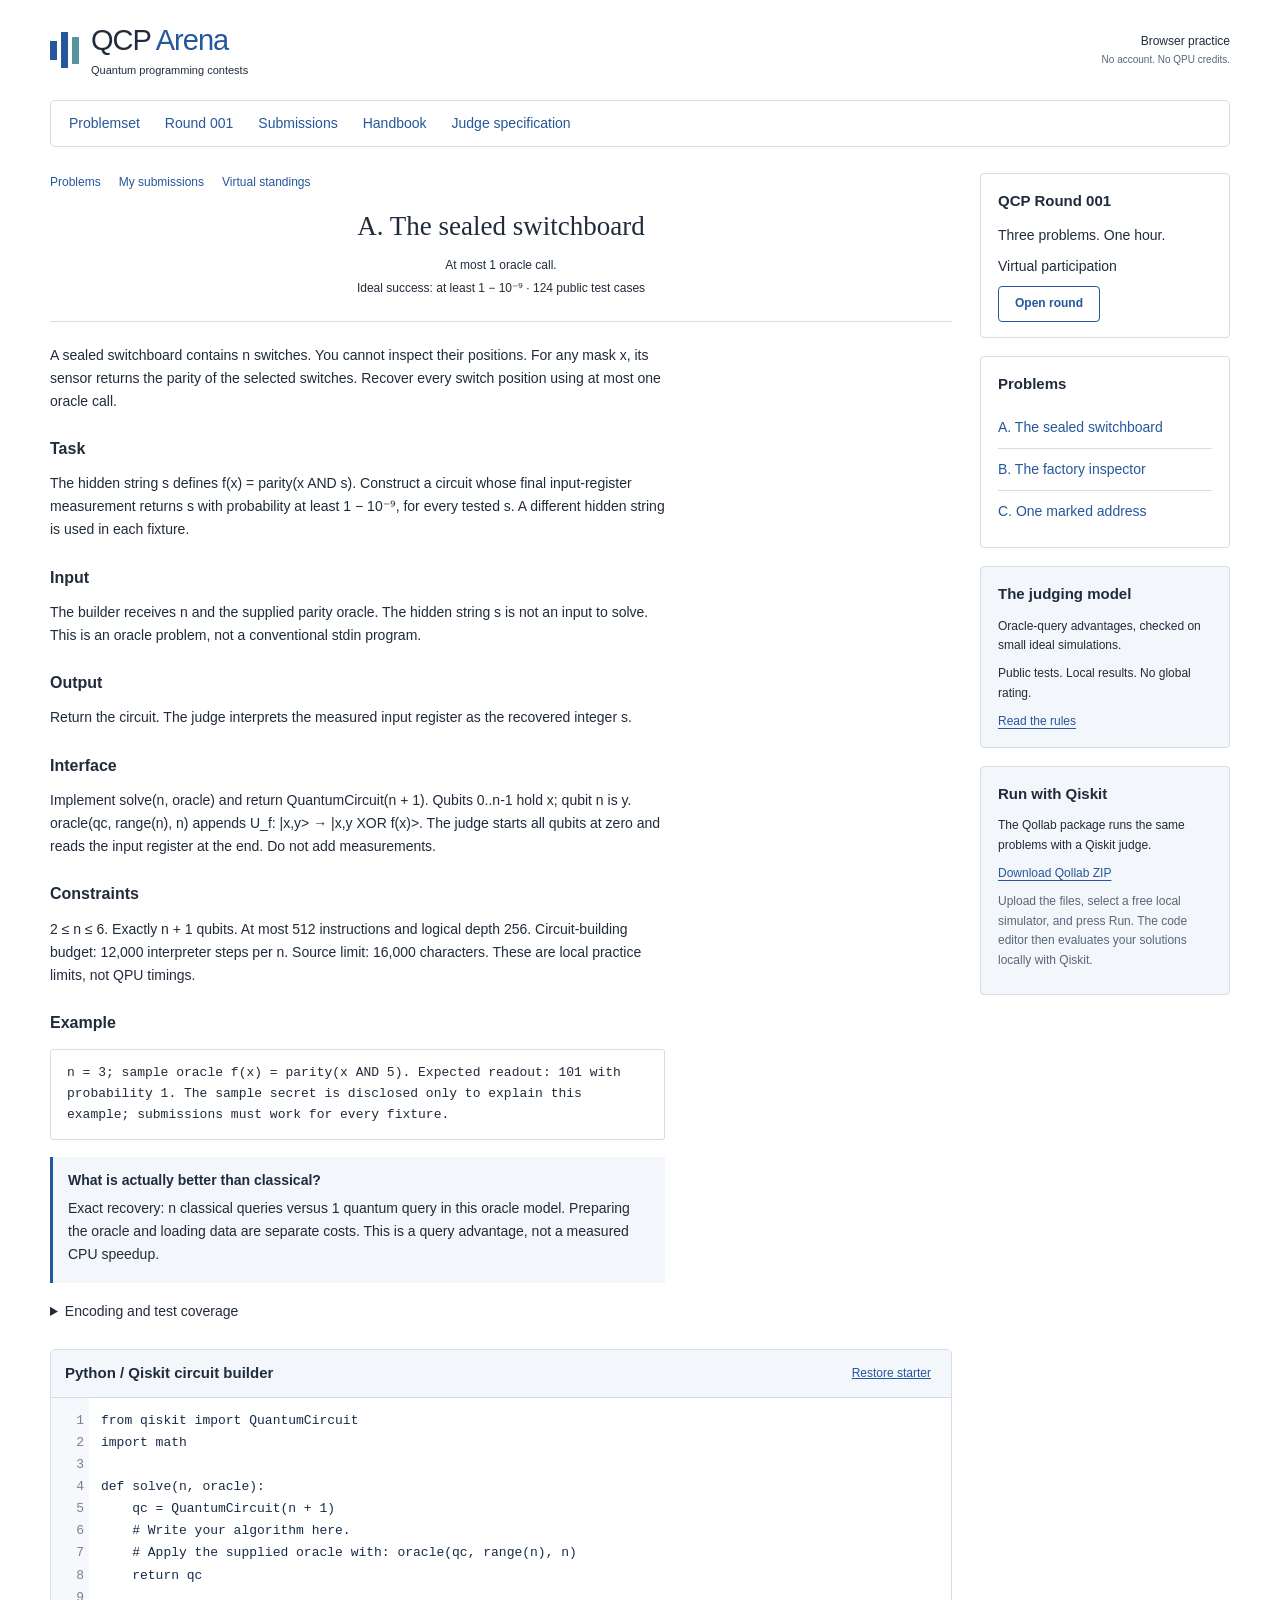
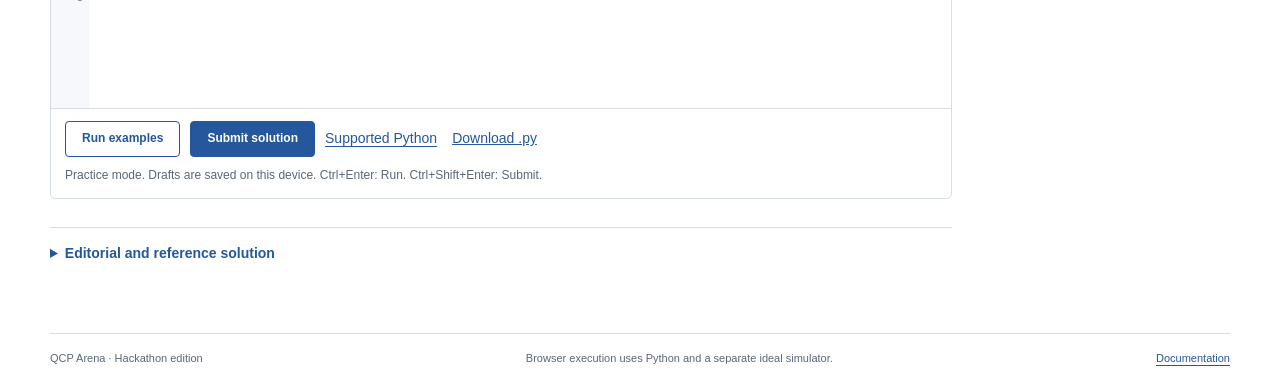
<file: qcp-qollab/index.html>
<!doctype html>
<html lang="en">
<head>
  <meta charset="utf-8">
  <meta name="viewport" content="width=device-width, initial-scale=1">
  <meta name="description" content="Three quantum programming problems. Write Python, test circuits, and compete in a reproducible virtual round.">
  <title>QCP Arena — Quantum programming contests</title>
  <link rel="stylesheet" href="./main.css">
  <script type="module" src="./main.js"></script>
</head>
<body>
  <a class="skip" href="#content">Skip to problem</a>
  <div class="page">
    <header>
      <a class="brand" href="#problem/bv" aria-label="QCP Arena home"><span class="mark" aria-hidden="true"><i></i><i></i><i></i></span><span>QCP <b>Arena</b><small>Quantum programming contests</small></span></a>
      <div class="runtime"><span id="mode">Browser practice</span><small>No account. No QPU credits.</small></div>
    </header>
    <nav aria-label="Main navigation"><a href="#catalog">Problemset</a><a href="#contest">Round 001</a><a href="#submissions">Submissions</a><a href="#handbook">Handbook</a><a href="#about">Judge specification</a></nav>
    <div class="layout">
      <main id="content" tabindex="-1"></main>
      <aside>
        <section class="panel"><h2>QCP Round 001</h2><p>Three problems. One hour.</p><p id="roundState">Virtual participation</p><a class="button secondary" href="#contest">Open round</a></section>
        <section class="panel"><h2>Problems</h2><div id="problemLinks"></div></section>
        <section class="panel quiet"><h2>The judging model</h2><p>Oracle-query advantages, checked on small ideal simulations.</p><p>Public tests. Local results. No global rating.</p><a href="#about">Read the rules</a></section>
        <section class="panel quiet"><h2>Run with Qiskit</h2><p>The Qollab package runs the same problems with a Qiskit judge.</p><a href="https://github.com/JustUrIs/quantum-hackathon-research/raw/refs/heads/main/releases/qcp-qollab.zip">Download Qollab ZIP</a><p class="small">Upload the files, select a free local simulator, and press Run. The code editor then evaluates your solutions locally with Qiskit.</p></section>
      </aside>
    </div>
    <footer><span>QCP Arena · Hackathon edition</span><span id="footerSource">Browser execution uses Python and a separate ideal simulator.</span><a href="./README.md">Documentation</a></footer>
  </div>
</body>
</html>
</file>
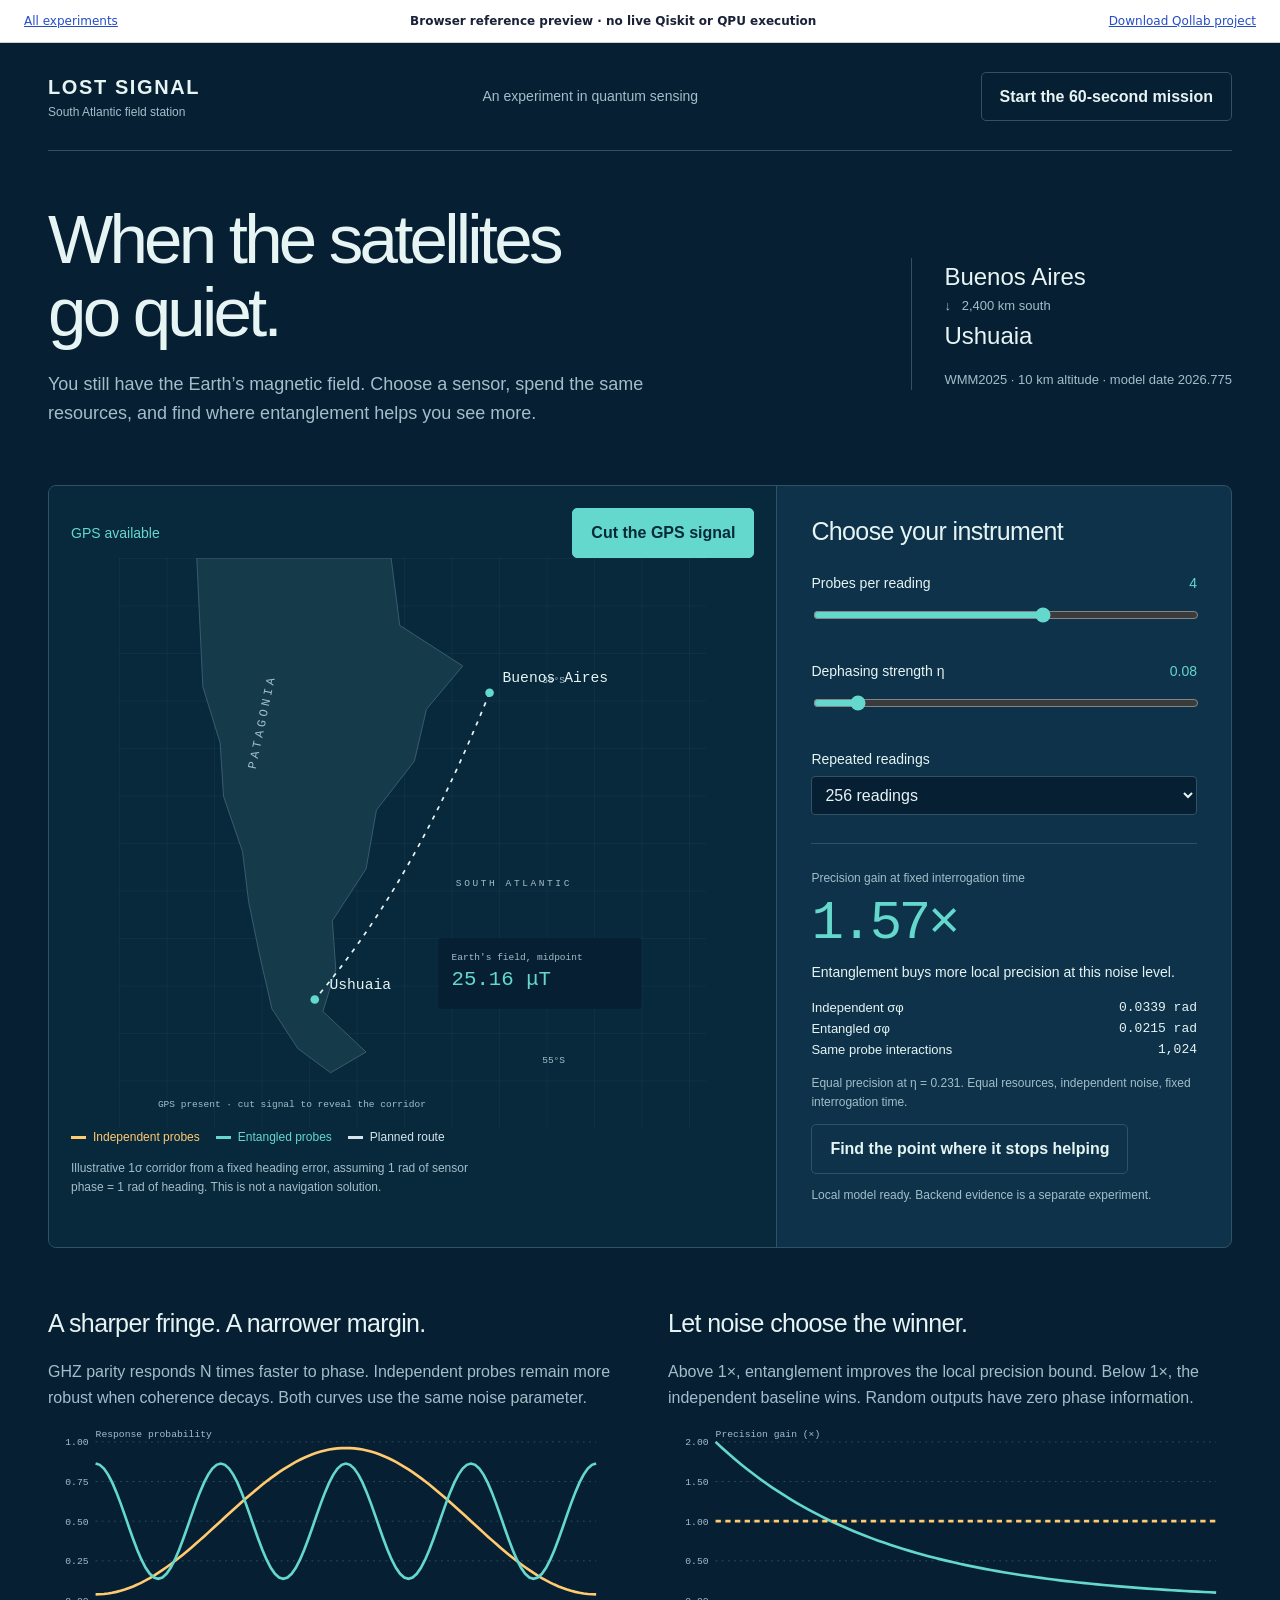
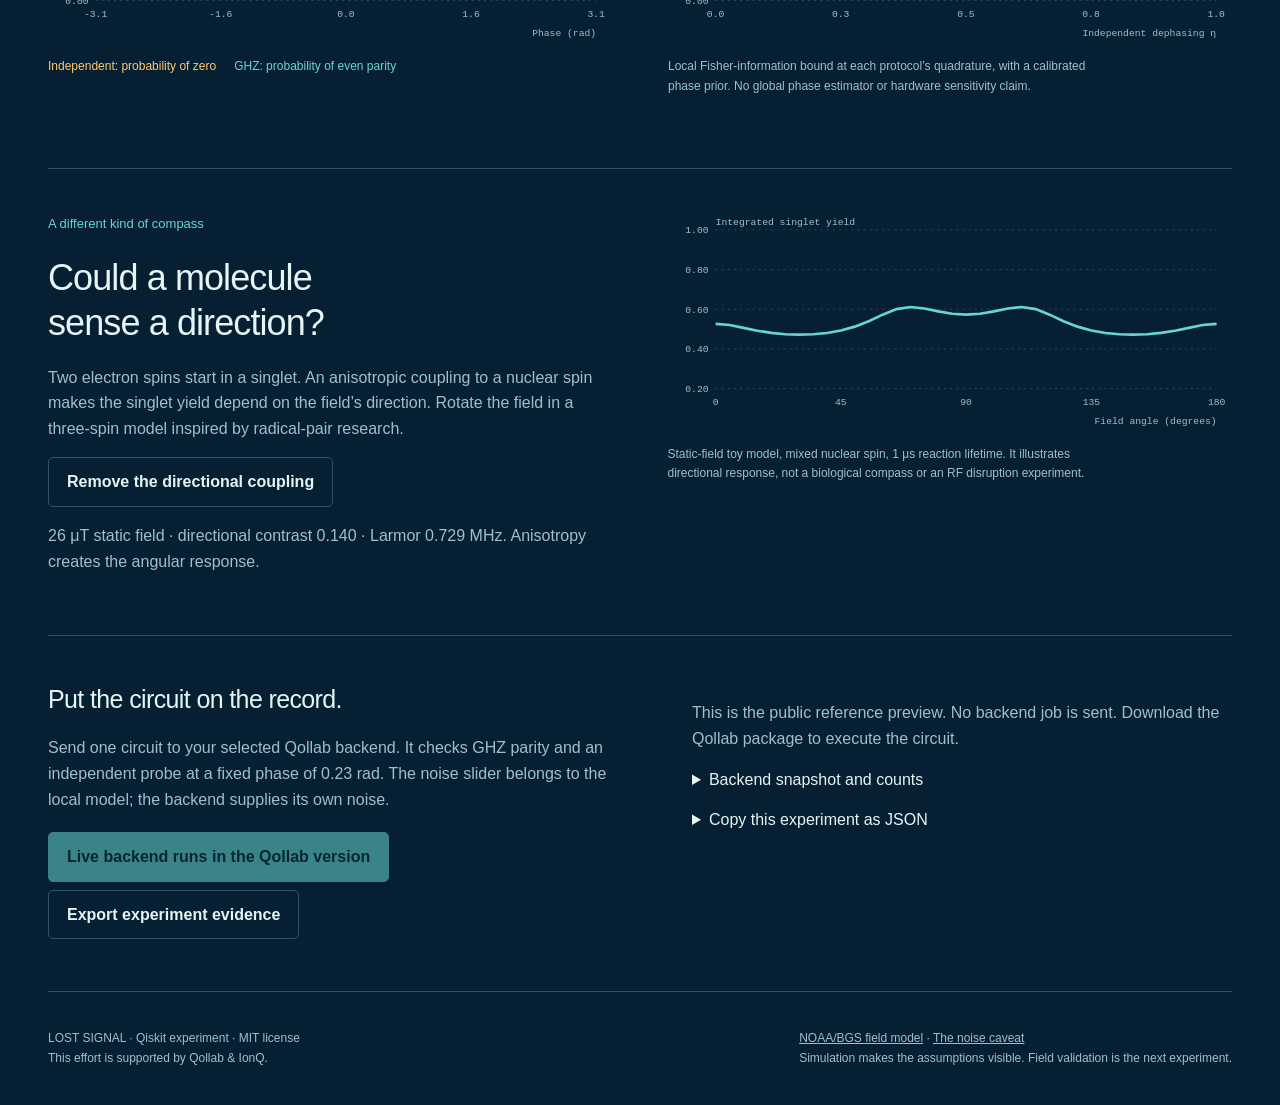
<file: docs/lost-signal/index.html>
<!doctype html><html lang="en"><head><meta charset="utf-8"><meta name="viewport" content="width=device-width, initial-scale=1"><meta name="description" content="Try LOST SIGNAL: an interactive reference preview with inspectable assumptions and downloadable Qiskit source."><meta property="og:title" content="LOST SIGNAL — try the experiment"><meta property="og:type" content="website"><meta property="og:url" content="https://justuris.github.io/quantum-hackathon-research/lost-signal/"><title>LOST SIGNAL | Interactive reference preview</title><link rel="stylesheet" href="./main.css"><style>.preview-banner{display:flex;flex-wrap:wrap;justify-content:space-between;gap:10px;padding:12px 24px;background:#fff;color:#192137;border-bottom:1px solid #c8ceda;font:12px/1.5 system-ui,sans-serif}.preview-banner a{color:#254cc8}.preview-banner span{font-weight:600}</style></head><body><div class="preview-banner"><a href="../">All experiments</a><span>Browser reference preview · no live Qiskit or QPU execution</span><a href="https://github.com/JustUrIs/quantum-hackathon-research/raw/refs/heads/main/releases/lost-signal-qollab.zip">Download Qollab project</a></div><main>
  <header class="mast">
    <a class="brand" href="#"
      >LOST SIGNAL<span>South Atlantic field station</span></a
    ><span class="edition">An experiment in quantum sensing</span
    ><button id="story" class="quiet">Start the 60-second mission</button>
  </header>
  <section class="intro">
    <div>
      <h1>When the satellites<br />go quiet.</h1>
      <p>
        You still have the Earth’s magnetic field. Choose a sensor, spend the
        same resources, and find where entanglement helps you see more.
      </p>
    </div>
    <div class="flight">
      <span>Buenos Aires</span
      ><span class="flightline">↓ &nbsp; 2,400 km south</span
      ><span>Ushuaia</span
      ><small>WMM2025 · 10 km altitude · model date 2026.775</small>
    </div>
  </section>
  <p id="storyText" class="story" hidden></p>
  <section class="cockpit" aria-label="Navigation experiment">
    <div class="map-panel">
      <div class="map-top">
        <span id="gpsLabel" class="signal">GPS available</span
        ><button id="gps" aria-pressed="false">Cut the GPS signal</button>
      </div>
      <svg
        id="map"
        viewBox="0 0 680 660"
        role="img"
        aria-label="Schematic route from Buenos Aires to Ushuaia with projected angular uncertainty"
      ></svg>
      <div class="map-legend">
        <span class="key independent">Independent probes</span
        ><span class="key ghz">Entangled probes</span
        ><span class="key route">Planned route</span>
      </div>
      <p class="map-note">
        Illustrative 1σ corridor from a fixed heading error, assuming 1 rad of
        sensor phase = 1 rad of heading. This is not a navigation solution.
      </p>
    </div>
    <aside class="instruments">
      <h2>Choose your instrument</h2>
      <label for="probes"
        >Probes per reading <output id="probesValue">4</output></label
      ><input
        id="probes"
        type="range"
        min="1"
        max="6"
        value="4"
        step="1"
      /><label for="noise"
        >Dephasing strength η <output id="noiseValue">0.08</output></label
      ><input
        id="noise"
        type="range"
        min="0"
        max="0.8"
        value="0.08"
        step="0.01"
      /><label for="shots">Repeated readings</label
      ><select id="shots">
        <option value="64">64 readings</option>
        <option value="256" selected>256 readings</option>
        <option value="1024">1,024 readings</option>
      </select>
      <div class="readout">
        <span>Precision gain at fixed interrogation time</span
        ><strong id="gain">…</strong>
        <p id="verdict">Preparing the sensor model.</p>
      </div>
      <dl class="metrics">
        <div>
          <dt>Independent σφ</dt>
          <dd id="sql">…</dd>
        </div>
        <div>
          <dt>Entangled σφ</dt>
          <dd id="ghz">…</dd>
        </div>
        <div>
          <dt>Same probe interactions</dt>
          <dd id="resources">…</dd>
        </div>
      </dl>
      <p id="crossing" class="note"></p>
      <button id="breakSensor" class="quiet">
        Find the point where it stops helping
      </button>
      <p id="status" role="status">Loading the reference model…</p>
    </aside>
  </section>
  <section class="plots">
    <article>
      <h2>A sharper fringe. A narrower margin.</h2>
      <p>
        GHZ parity responds N times faster to phase. Independent probes remain
        more robust when coherence decays. Both curves use the same noise
        parameter.
      </p>
      <svg
        id="fringes"
        role="img"
        aria-label="Independent and entangled sensor response versus phase"
      ></svg>
      <p class="legend">
        <span class="independent">Independent: probability of zero</span
        ><span class="ghz">GHZ: probability of even parity</span>
      </p>
    </article>
    <article>
      <h2>Let noise choose the winner.</h2>
      <p>
        Above 1×, entanglement improves the local precision bound. Below 1×, the
        independent baseline wins. Random outputs have zero phase information.
      </p>
      <svg
        id="noisePlot"
        role="img"
        aria-label="Precision gain versus independent dephasing strength"
      ></svg>
      <p class="note">
        Local Fisher-information bound at each protocol’s quadrature, with a
        calibrated phase prior. No global phase estimator or hardware
        sensitivity claim.
      </p>
    </article>
  </section>
  <section class="bird">
    <div>
      <span class="smalltitle">A different kind of compass</span>
      <h2>Could a molecule<br />sense a direction?</h2>
      <p>
        Two electron spins start in a singlet. An anisotropic coupling to a
        nuclear spin makes the singlet yield depend on the field’s direction.
        Rotate the field in a three-spin model inspired by radical-pair
        research.
      </p>
      <button id="isotropic" class="quiet" aria-pressed="false">
        Remove the directional coupling
      </button>
      <p id="birdStatus" role="status">Loading the molecular experiment…</p>
    </div>
    <div>
      <svg
        id="birdPlot"
        role="img"
        aria-label="Toy radical-pair singlet yield versus field angle"
      ></svg>
      <p class="note">
        Static-field toy model, mixed nuclear spin, 1 μs reaction lifetime. It
        illustrates directional response, not a biological compass or an RF
        disruption experiment.
      </p>
    </div>
  </section>
  <section class="evidence">
    <div>
      <h2>Put the circuit on the record.</h2>
      <p>
        Send one circuit to your selected Qollab backend. It checks GHZ parity
        and an independent probe at a fixed phase of 0.23 rad. The noise slider
        belongs to the local model; the backend supplies its own noise.
      </p>
      <button id="runBackend">Run the backend check</button
      ><button id="export" class="quiet">Export experiment evidence</button>
    </div>
    <div>
      <p id="auditStatus" role="status">No backend job has run.</p>
      <details id="auditDetails">
        <summary>Backend snapshot and counts</summary>
        <pre id="auditOutput">No evidence yet.</pre>
      </details>
      <details id="exportDetails">
        <summary>Copy this experiment as JSON</summary>
        <textarea
          id="exportOutput"
          aria-label="Exported experiment JSON"
          readonly
        ></textarea>
      </details>
    </div>
  </section>
  <footer>
    <p>
      LOST SIGNAL · Qiskit experiment · MIT license<br />This effort is
      supported by Qollab &amp; IonQ.
    </p>
    <p>
      <a
        href="https://www.ncei.noaa.gov/products/world-magnetic-model"
        target="_blank"
        rel="noreferrer"
        >NOAA/BGS field model</a
      >
      ·
      <a
        href="https://arxiv.org/abs/quant-ph/9707014"
        target="_blank"
        rel="noreferrer"
        >The noise caveat</a
      ><br />Simulation makes the assumptions visible. Field validation is the
      next experiment.
    </p>
  </footer>
</main>
<script type="module" src="./main.js"></script></body></html>
</file>
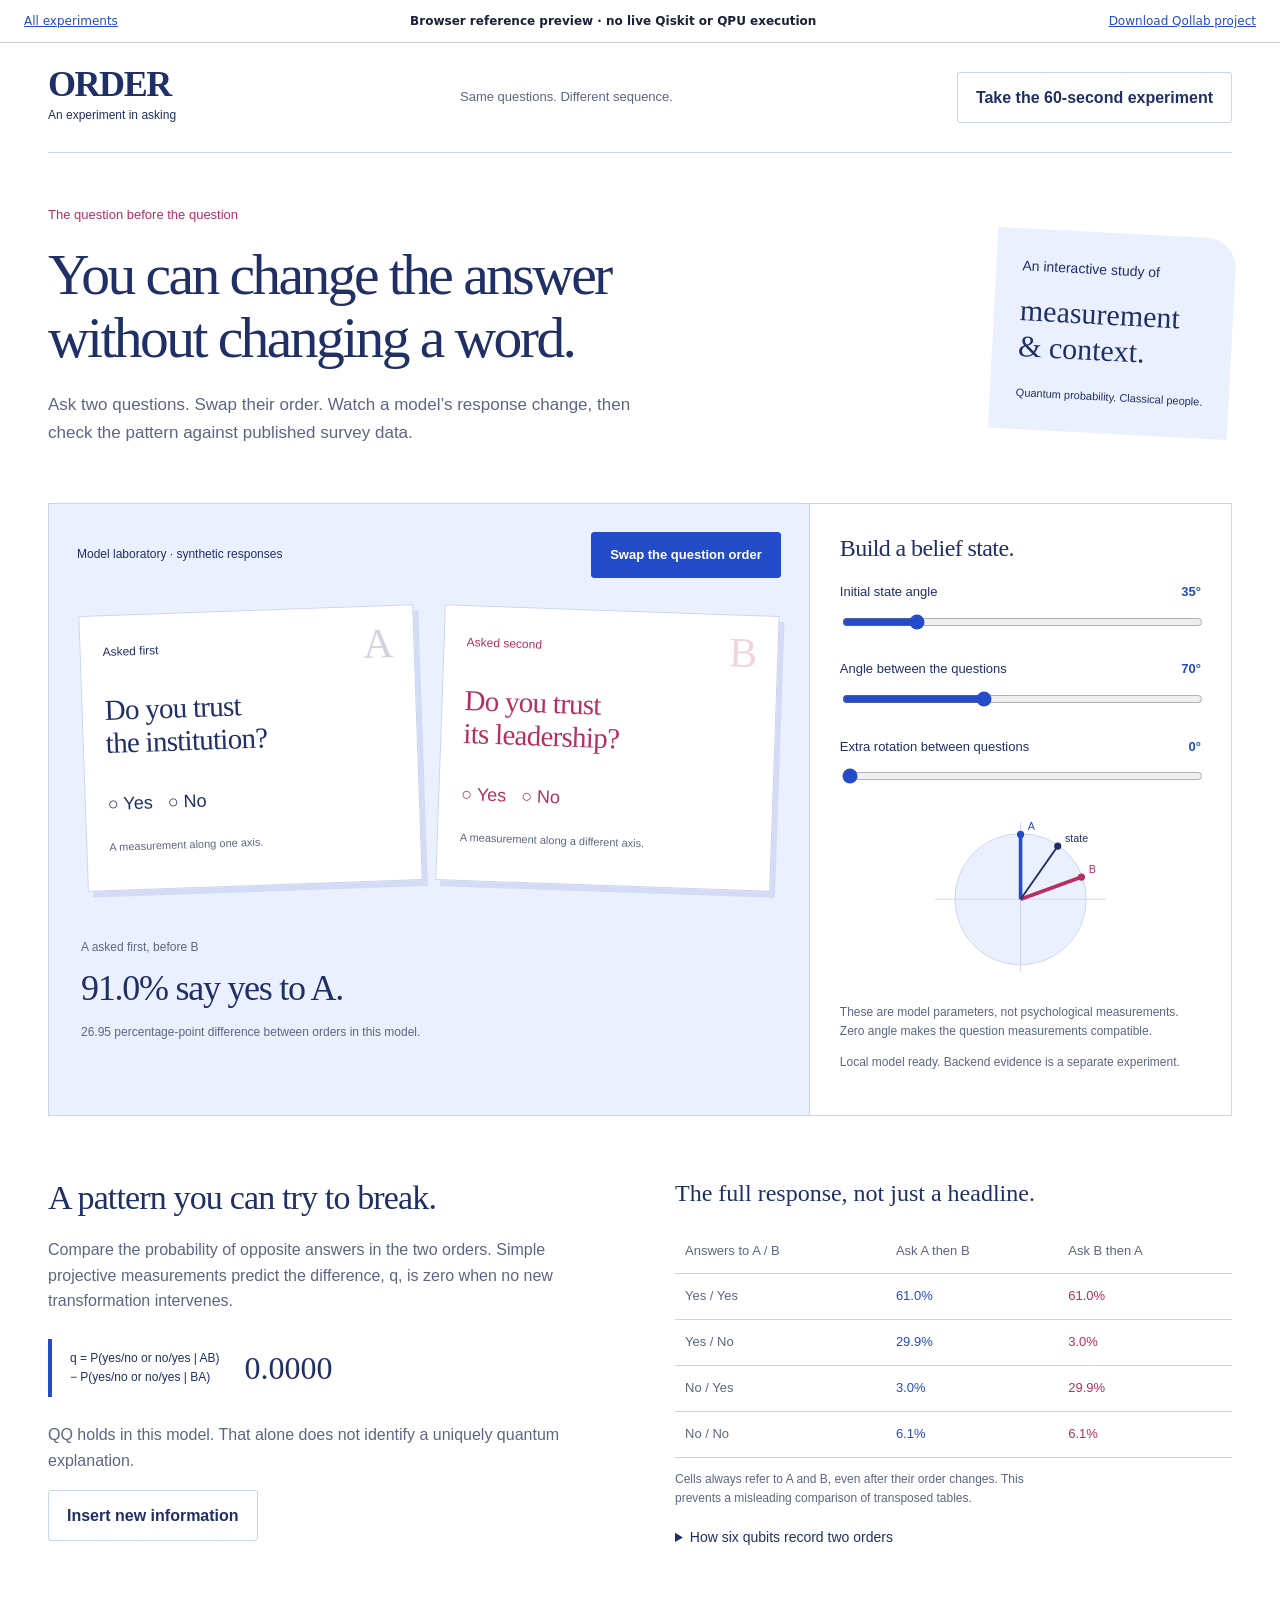
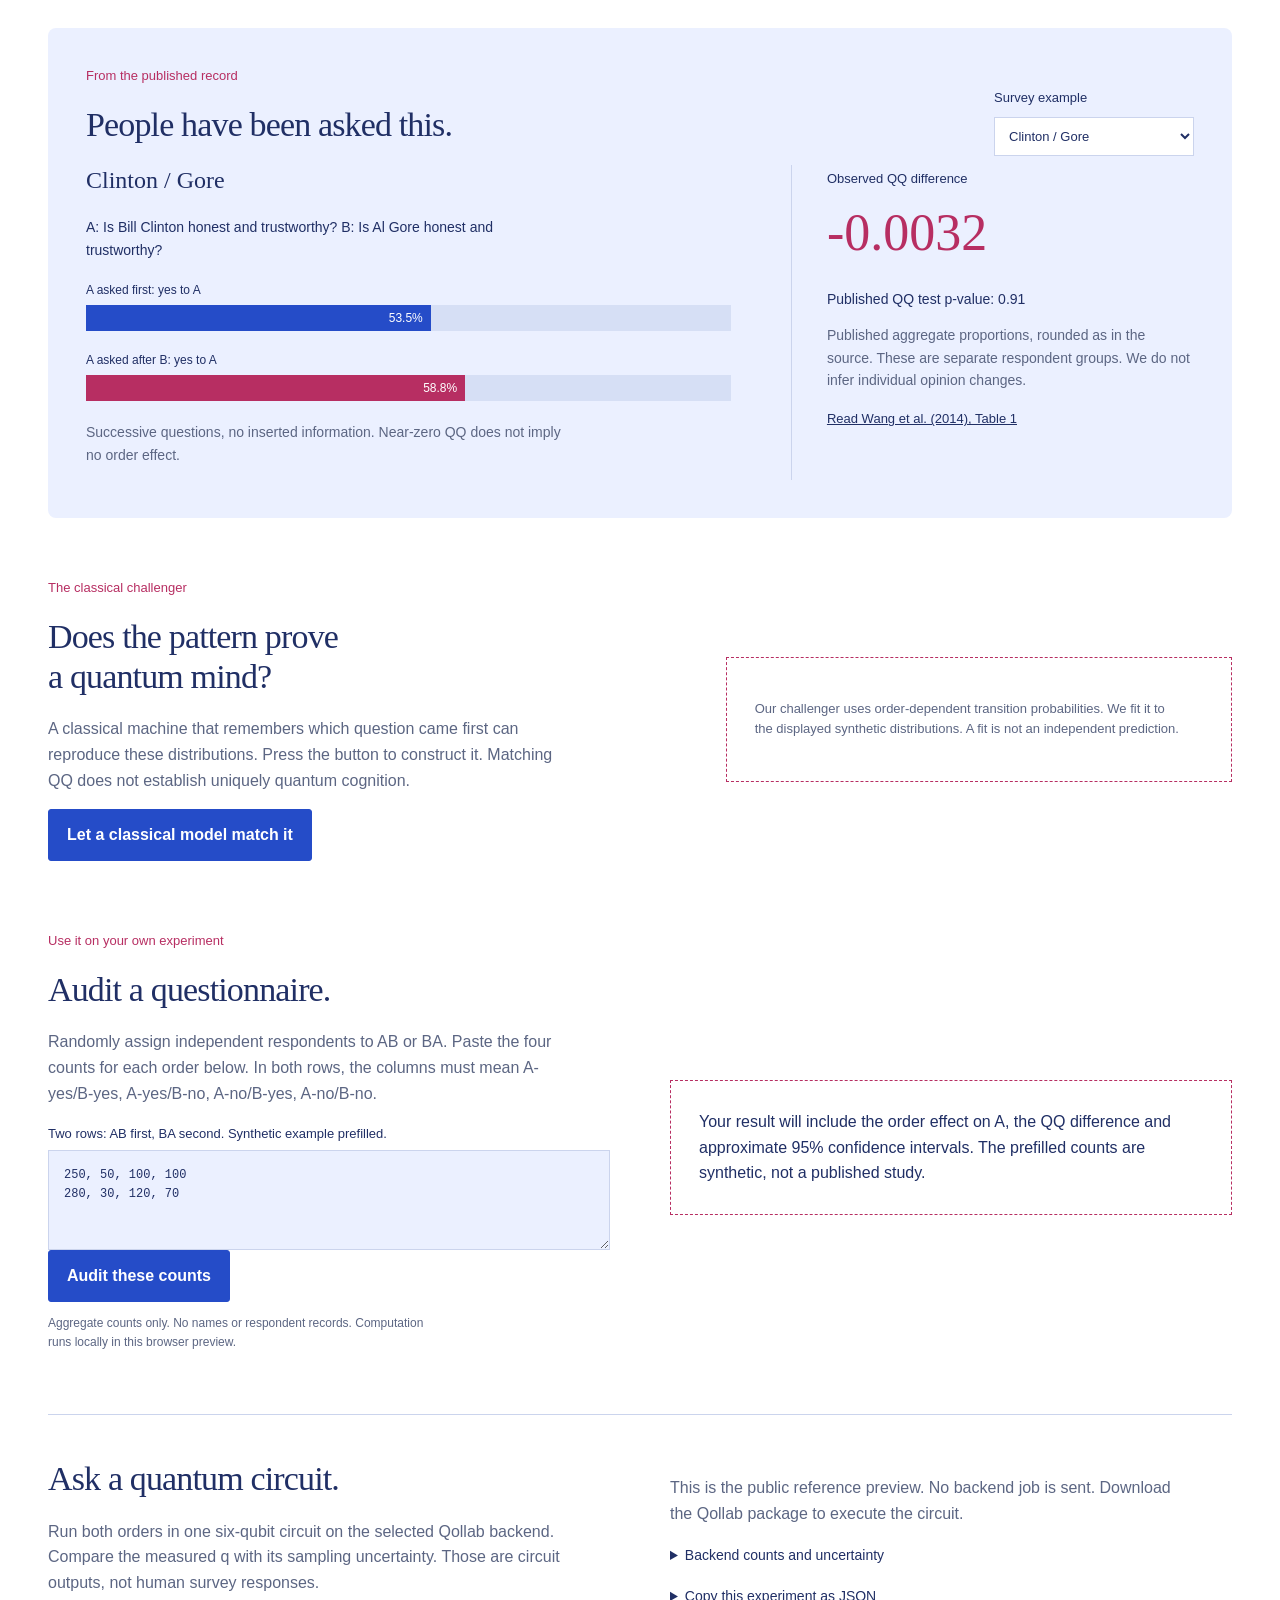
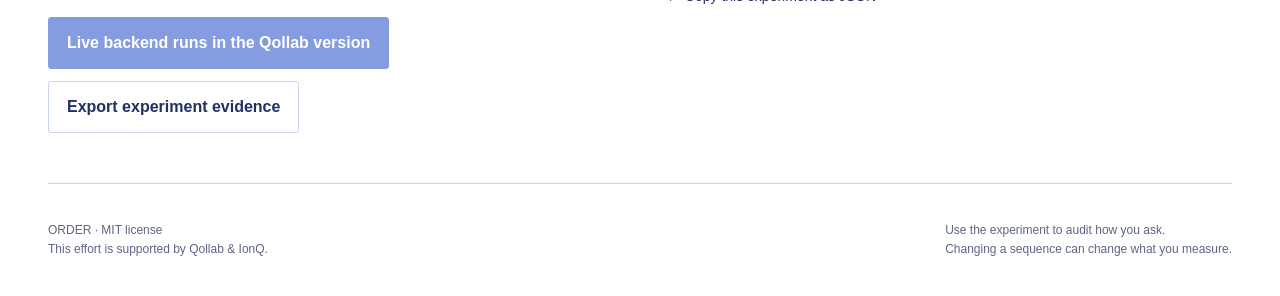
<file: docs/order/index.html>
<!doctype html><html lang="en"><head><meta charset="utf-8"><meta name="viewport" content="width=device-width, initial-scale=1"><meta name="description" content="Try ORDER: an interactive reference preview with inspectable assumptions and downloadable Qiskit source."><meta property="og:title" content="ORDER — try the experiment"><meta property="og:type" content="website"><meta property="og:url" content="https://justuris.github.io/quantum-hackathon-research/order/"><title>ORDER | Interactive reference preview</title><link rel="stylesheet" href="./main.css"><style>.preview-banner{display:flex;flex-wrap:wrap;justify-content:space-between;gap:10px;padding:12px 24px;background:#fff;color:#192137;border-bottom:1px solid #c8ceda;font:12px/1.5 system-ui,sans-serif}.preview-banner a{color:#254cc8}.preview-banner span{font-weight:600}</style></head><body><div class="preview-banner"><a href="../">All experiments</a><span>Browser reference preview · no live Qiskit or QPU execution</span><a href="https://github.com/JustUrIs/quantum-hackathon-research/raw/refs/heads/main/releases/order-qollab.zip">Download Qollab project</a></div><main>
  <header>
    <a class="brand" href="#">ORDER<span>An experiment in asking</span></a
    ><span class="header-note">Same questions. Different sequence.</span
    ><button id="tour" class="secondary">Take the 60-second experiment</button>
  </header>
  <section class="intro">
    <div>
      <span class="edition">The question before the question</span>
      <h1>You can change the answer<br />without changing a word.</h1>
      <p>
        Ask two questions. Swap their order. Watch a model’s response change,
        then check the pattern against published survey data.
      </p>
    </div>
    <div class="fold-note">
      An interactive study of<br /><strong
        >measurement<br />&amp; context.</strong
      ><span>Quantum probability. Classical people.</span>
    </div>
  </section>
  <p class="tour-note" id="tourText" hidden></p>
  <section class="experiment">
    <div class="ballot-stage">
      <div class="stage-top">
        <span>Model laboratory · synthetic responses</span
        ><button id="swap">Swap the question order</button>
      </div>
      <div class="ballots" id="ballots">
        <article class="ballot a">
          <span class="question-number" id="aNumber">Asked first</span
          ><span class="letter">A</span>
          <h2>Do you trust<br />the institution?</h2>
          <span class="ballot-option">○ Yes &nbsp; ○ No</span>
          <p>A measurement along one axis.</p>
        </article>
        <article class="ballot b">
          <span class="question-number" id="bNumber">Asked second</span
          ><span class="letter">B</span>
          <h2>Do you trust<br />its leadership?</h2>
          <span class="ballot-option">○ Yes &nbsp; ○ No</span>
          <p>A measurement along a different axis.</p>
        </article>
      </div>
      <div class="headline">
        <span id="headlineContext">A asked first</span>
        <p id="headline">… say yes to A.</p>
        <span id="headlineDelta">Preparing the experiment.</span>
      </div>
    </div>
    <aside>
      <h2>Build a belief state.</h2>
      <label for="belief"
        >Initial state angle <output id="beliefValue">35°</output></label
      ><input id="belief" type="range" min="0" max="180" value="35" /><label
        for="angle"
        >Angle between the questions <output id="angleValue">70°</output></label
      ><input id="angle" type="range" min="0" max="180" value="70" /><label
        for="information"
        >Extra rotation between questions
        <output id="informationValue">0°</output></label
      ><input id="information" type="range" min="0" max="180" value="0" /><svg
        id="bloch"
        viewBox="0 0 280 200"
        role="img"
        aria-label="Two measurement axes and the initial belief state"
      ></svg>
      <p class="note">
        These are model parameters, not psychological measurements. Zero angle
        makes the question measurements compatible.
      </p>
      <p id="status" role="status">Loading the reference model…</p>
    </aside>
  </section>
  <section class="invariant">
    <div>
      <h2>A pattern you can try to break.</h2>
      <p>
        Compare the probability of opposite answers in the two orders. Simple
        projective measurements predict the difference, q, is zero when no new
        transformation intervenes.
      </p>
      <div class="qq">
        <span>q = P(yes/no or no/yes | AB)<br />− P(yes/no or no/yes | BA)</span
        ><strong id="qq">…</strong>
      </div>
      <p id="qqVerdict"></p>
      <button id="breakQQ" class="secondary">Insert new information</button>
    </div>
    <div>
      <h3>The full response, not just a headline.</h3>
      <div id="jointTable"></div>
      <p class="note">
        Cells always refer to A and B, even after their order changes. This
        prevents a misleading comparison of transposed tables.
      </p>
      <details>
        <summary>How six qubits record two orders</summary>
        <p>
          Each order uses one state qubit and two record qubits. Rotate to a
          question’s basis, copy its answer into a record with CNOT, and rotate
          back. Keep both records. Final measurements reproduce sequential
          projection probabilities without measuring halfway through a circuit.
        </p>
      </details>
    </div>
  </section>
  <section class="empirical">
    <div class="section-head">
      <div>
        <span class="edition">From the published record</span>
        <h2>People have been asked this.</h2>
      </div>
      <label for="poll"
        >Survey example<select id="poll">
          <option value="clinton-gore">Clinton / Gore</option>
          <option value="rose-jackson">Rose / Jackson</option>
        </select></label
      >
    </div>
    <div class="poll-layout">
      <div>
        <h3 id="pollTitle">…</h3>
        <p id="pollQuestions"></p>
        <div id="pollChart"></div>
        <p id="pollCondition" class="note"></p>
      </div>
      <div class="poll-result">
        <span>Observed QQ difference</span><strong id="pollQQ">…</strong>
        <p id="pollP"></p>
        <p class="note">
          Published aggregate proportions, rounded as in the source. These are
          separate respondent groups. We do not infer individual opinion
          changes.
        </p>
        <a
          href="https://jbusemey.pages.iu.edu/quantum/PNAS2014.pdf"
          target="_blank"
          rel="noreferrer"
          >Read Wang et al. (2014), Table 1</a
        >
      </div>
    </div>
  </section>
  <section class="challenger">
    <div>
      <span class="edition">The classical challenger</span>
      <h2>Does the pattern prove<br />a quantum mind?</h2>
      <p>
        A classical machine that remembers which question came first can
        reproduce these distributions. Press the button to construct it.
        Matching QQ does not establish uniquely quantum cognition.
      </p>
      <button id="classical">Let a classical model match it</button>
    </div>
    <div id="classicalResult" class="classical-result">
      <p>
        Our challenger uses order-dependent transition probabilities. We fit it
        to the displayed synthetic distributions. A fit is not an independent
        prediction.
      </p>
    </div>
  </section>
  <section class="study">
    <div>
      <span class="edition">Use it on your own experiment</span>
      <h2>Audit a questionnaire.</h2>
      <p>
        Randomly assign independent respondents to AB or BA. Paste the four
        counts for each order below. In both rows, the columns must mean
        A-yes/B-yes, A-yes/B-no, A-no/B-yes, A-no/B-no.
      </p>
      <label for="studyCounts"
        >Two rows: AB first, BA second. Synthetic example prefilled.</label
      ><textarea id="studyCounts" spellcheck="false">
250, 50, 100, 100
280, 30, 120, 70</textarea
      ><button id="auditStudy">Audit these counts</button>
      <p class="note">
        Aggregate counts only. No names or respondent records. Computation runs locally in this browser preview.
      </p>
    </div>
    <div id="studyResult" class="classical-result" role="status">
      Your result will include the order effect on A, the QQ difference and
      approximate 95% confidence intervals. The prefilled counts are synthetic,
      not a published study.
    </div>
  </section>
  <section class="evidence">
    <div>
      <h2>Ask a quantum circuit.</h2>
      <p>
        Run both orders in one six-qubit circuit on the selected Qollab backend.
        Compare the measured q with its sampling uncertainty. Those are circuit
        outputs, not human survey responses.
      </p>
      <button id="runBackend">Run the backend check</button
      ><button id="export" class="secondary">Export experiment evidence</button>
    </div>
    <div>
      <p id="auditStatus" role="status">No backend job has run.</p>
      <details id="auditDetails">
        <summary>Backend counts and uncertainty</summary>
        <pre id="auditOutput">No evidence yet.</pre>
      </details>
      <details id="exportDetails">
        <summary>Copy this experiment as JSON</summary>
        <textarea
          id="exportOutput"
          readonly
          aria-label="Exported experiment JSON"
        ></textarea>
      </details>
    </div>
  </section>
  <footer>
    <p>
      ORDER · MIT license<br />This effort is supported by Qollab &amp; IonQ.
    </p>
    <p>
      Use the experiment to audit how you ask.<br />Changing a sequence can
      change what you measure.
    </p>
  </footer>
</main>
<script type="module" src="./main.js"></script></body></html>
</file>
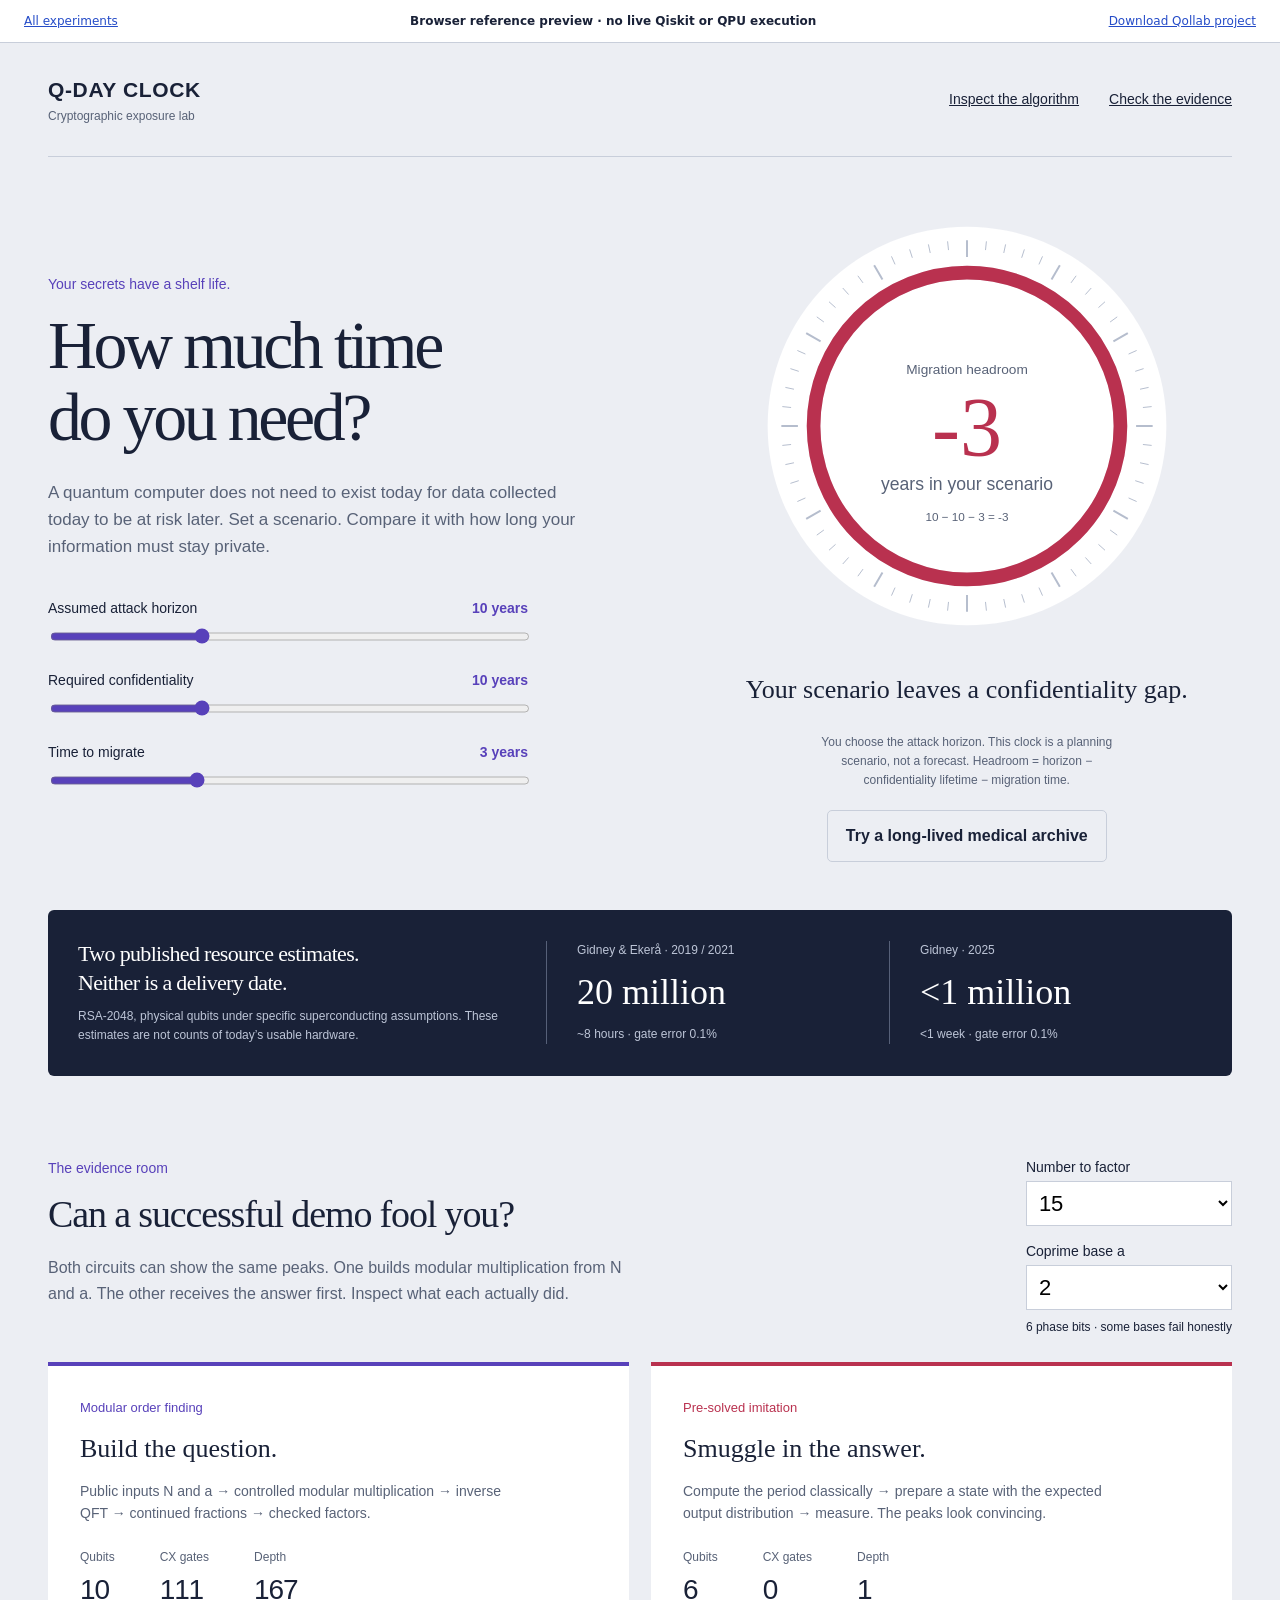
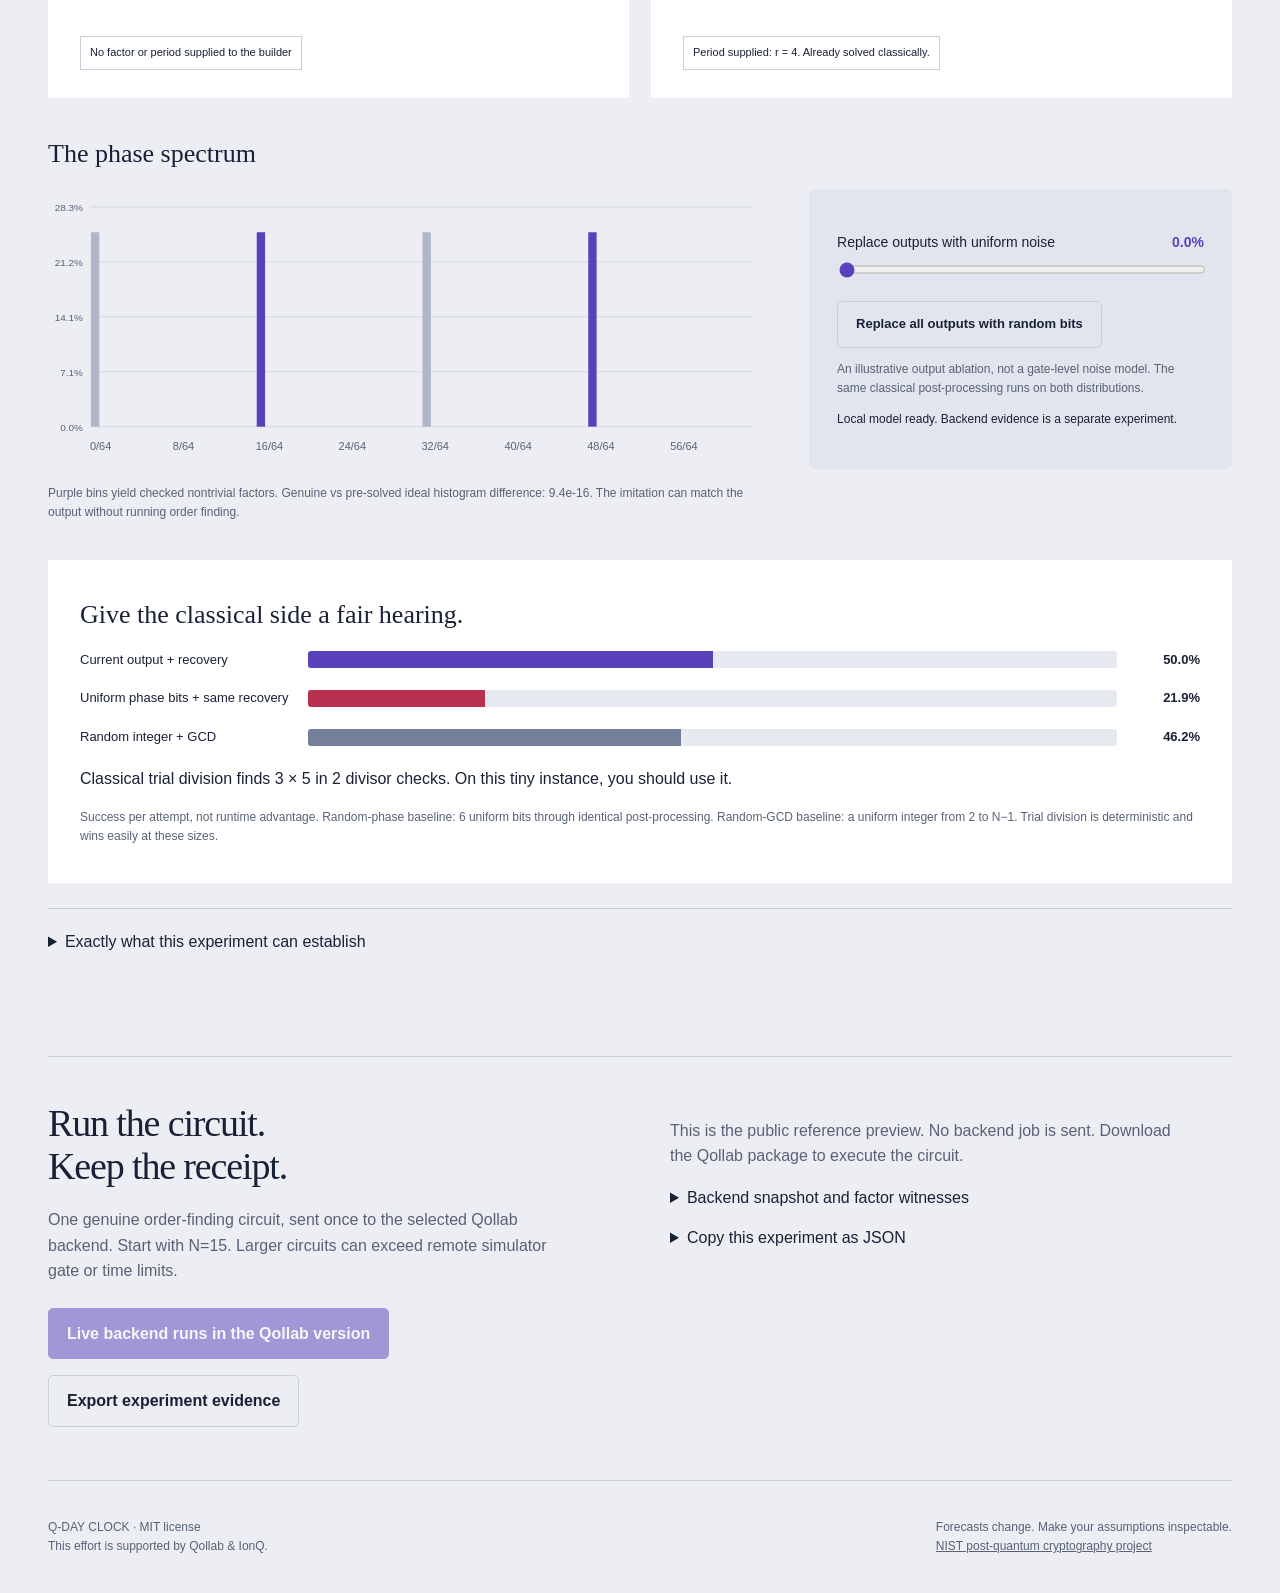
<file: docs/qday-clock/index.html>
<!doctype html><html lang="en"><head><meta charset="utf-8"><meta name="viewport" content="width=device-width, initial-scale=1"><meta name="description" content="Try Q-DAY CLOCK: an interactive reference preview with inspectable assumptions and downloadable Qiskit source."><meta property="og:title" content="Q-DAY CLOCK — try the experiment"><meta property="og:type" content="website"><meta property="og:url" content="https://justuris.github.io/quantum-hackathon-research/qday-clock/"><title>Q-DAY CLOCK | Interactive reference preview</title><link rel="stylesheet" href="./main.css"><style>.preview-banner{display:flex;flex-wrap:wrap;justify-content:space-between;gap:10px;padding:12px 24px;background:#fff;color:#192137;border-bottom:1px solid #c8ceda;font:12px/1.5 system-ui,sans-serif}.preview-banner a{color:#254cc8}.preview-banner span{font-weight:600}</style></head><body><div class="preview-banner"><a href="../">All experiments</a><span>Browser reference preview · no live Qiskit or QPU execution</span><a href="https://github.com/JustUrIs/quantum-hackathon-research/raw/refs/heads/main/releases/qday-clock-qollab.zip">Download Qollab project</a></div><main>
  <header>
    <a class="brand" href="#"
      >Q-DAY CLOCK<span>Cryptographic exposure lab</span></a
    >
    <nav>
      <a href="#lab">Inspect the algorithm</a
      ><a href="#evidence">Check the evidence</a>
    </nav>
  </header>
  <section class="hero">
    <div class="opening">
      <span class="tag">Your secrets have a shelf life.</span>
      <h1>How much time<br />do you need?</h1>
      <p>
        A quantum computer does not need to exist today for data collected today
        to be at risk later. Set a scenario. Compare it with how long your
        information must stay private.
      </p>
      <div class="scenario">
        <label for="horizon"
          >Assumed attack horizon
          <output id="horizonValue">10 years</output></label
        ><input id="horizon" type="range" min="1" max="30" value="10" /><label
          for="lifetime"
          >Required confidentiality
          <output id="lifetimeValue">10 years</output></label
        ><input id="lifetime" type="range" min="1" max="30" value="10" /><label
          for="migration"
          >Time to migrate <output id="migrationValue">3 years</output></label
        ><input id="migration" type="range" min="0" max="10" value="3" />
      </div>
    </div>
    <div class="clock-panel">
      <svg
        id="clock"
        viewBox="0 0 440 440"
        role="img"
        aria-label="Hypothetical migration headroom clock"
      ></svg>
      <p id="clockVerdict" class="clock-verdict"></p>
      <p class="note">
        You choose the attack horizon. This clock is a planning scenario, not a
        forecast. Headroom = horizon − confidentiality lifetime − migration
        time.
      </p>
      <button id="scenarioPreset" class="secondary">
        Try a long-lived medical archive
      </button>
    </div>
  </section>
  <section class="resource-strip">
    <div>
      <h2>
        Two published resource estimates.<br />Neither is a delivery date.
      </h2>
      <p>
        RSA-2048, physical qubits under specific superconducting assumptions.
        These estimates are not counts of today’s usable hardware.
      </p>
    </div>
    <a href="https://arxiv.org/abs/1905.09749" target="_blank" rel="noreferrer"
      ><span>Gidney &amp; Ekerå · 2019 / 2021</span><strong>20 million</strong
      ><span>~8 hours · gate error 0.1%</span></a
    ><a href="https://arxiv.org/abs/2505.15917" target="_blank" rel="noreferrer"
      ><span>Gidney · 2025</span><strong>&lt;1 million</strong
      ><span>&lt;1 week · gate error 0.1%</span></a
    >
  </section>
  <section id="lab" class="lab">
    <div class="section-intro">
      <div>
        <span class="tag">The evidence room</span>
        <h2>Can a successful demo fool you?</h2>
        <p>
          Both circuits can show the same peaks. One builds modular
          multiplication from N and a. The other receives the answer first.
          Inspect what each actually did.
        </p>
      </div>
      <div class="lab-controls">
        <label for="modulus">Number to factor</label
        ><select id="modulus">
          <option value="15">15</option>
          <option value="21">21</option>
          <option value="33">33</option>
          <option value="35">35</option></select
        ><label for="base">Coprime base a</label
        ><select id="base">
          <option value="2">2</option>
          <option value="4">4</option>
          <option value="7">7</option>
          <option value="8">8</option></select
        ><span>6 phase bits · some bases fail honestly</span>
      </div>
    </div>
    <div class="comparison">
      <article class="genuine">
        <span class="method">Modular order finding</span>
        <h3>Build the question.</h3>
        <p>
          Public inputs N and a → controlled modular multiplication → inverse
          QFT → continued fractions → checked factors.
        </p>
        <dl>
          <div>
            <dt>Qubits</dt>
            <dd id="genuineQ">…</dd>
          </div>
          <div>
            <dt>CX gates</dt>
            <dd id="genuineCX">…</dd>
          </div>
          <div>
            <dt>Depth</dt>
            <dd id="genuineDepth">…</dd>
          </div>
        </dl>
        <span class="stamp">No factor or period supplied to the builder</span>
      </article>
      <article class="presolved">
        <span class="method">Pre-solved imitation</span>
        <h3>Smuggle in the answer.</h3>
        <p>
          Compute the period classically → prepare a state with the expected
          output distribution → measure. The peaks look convincing.
        </p>
        <dl>
          <div>
            <dt>Qubits</dt>
            <dd id="fakeQ">…</dd>
          </div>
          <div>
            <dt>CX gates</dt>
            <dd id="fakeCX">…</dd>
          </div>
          <div>
            <dt>Depth</dt>
            <dd id="fakeDepth">…</dd>
          </div>
        </dl>
        <span class="stamp" id="periodLeak">Period supplied: …</span>
      </article>
    </div>
    <div class="spectra">
      <div>
        <h3>The phase spectrum</h3>
        <svg
          id="histogram"
          viewBox="0 0 720 280"
          role="img"
          aria-label="Phase estimation probability histogram"
        ></svg>
        <p id="histogramNote" class="note"></p>
      </div>
      <aside>
        <label for="mixture"
          >Replace outputs with uniform noise
          <output id="mixtureValue">0%</output></label
        ><input
          id="mixture"
          type="range"
          min="0"
          max="1"
          step="0.05"
          value="0"
        /><button id="randomize" class="secondary">
          Replace all outputs with random bits
        </button>
        <p class="note">
          An illustrative output ablation, not a gate-level noise model. The
          same classical post-processing runs on both distributions.
        </p>
        <p id="status" role="status">Loading Qiskit reference data…</p>
      </aside>
    </div>
    <div class="baselines">
      <h3>Give the classical side a fair hearing.</h3>
      <div id="baselineBars"></div>
      <p id="trialDivision"></p>
      <p class="note">
        Success per attempt, not runtime advantage. Random-phase baseline: 6
        uniform bits through identical post-processing. Random-GCD baseline: a
        uniform integer from 2 to N−1. Trial division is deterministic and wins
        easily at these sizes.
      </p>
    </div>
    <details class="methodology">
      <summary>Exactly what this experiment can establish</summary>
      <p>
        This is a genuine small-N order-finding circuit, built from a reversible
        multiplication truth table. Truth-table synthesis grows exponentially
        and is not scalable Shor arithmetic. Gate counts describe this
        implementation in an RX/RY/RZ/CX basis, not an optimized resource
        estimate for RSA. The pre-solved imitation proves that an output
        histogram alone does not certify the algorithm. Local execution is a
        classical statevector simulation.
      </p>
      <p>
        Continued-fraction convergents must pass a modular check before we
        extract a nontrivial factor. We do not search all possible periods
        inside the recovery path. Some measured phases fail; those failures
        count.
      </p>
    </details>
  </section>
  <section id="evidence" class="evidence">
    <div>
      <h2>Run the circuit.<br />Keep the receipt.</h2>
      <p>
        One genuine order-finding circuit, sent once to the selected Qollab
        backend. Start with N=15. Larger circuits can exceed remote simulator
        gate or time limits.
      </p>
      <button id="runBackend">Run the backend check</button
      ><button id="export" class="secondary">Export experiment evidence</button>
    </div>
    <div>
      <p id="auditStatus" role="status">No backend job has run.</p>
      <details id="auditDetails">
        <summary>Backend snapshot and factor witnesses</summary>
        <pre id="auditOutput">No evidence yet.</pre>
      </details>
      <details id="exportDetails">
        <summary>Copy this experiment as JSON</summary>
        <textarea
          id="exportOutput"
          readonly
          aria-label="Exported experiment JSON"
        ></textarea>
      </details>
    </div>
  </section>
  <footer>
    <p>
      Q-DAY CLOCK · MIT license<br />This effort is supported by Qollab &amp;
      IonQ.
    </p>
    <p>
      Forecasts change. Make your assumptions inspectable.<br /><a
        href="https://csrc.nist.gov/projects/post-quantum-cryptography"
        target="_blank"
        rel="noreferrer"
        >NIST post-quantum cryptography project</a
      >
    </p>
  </footer>
</main>
<script type="module" src="./main.js"></script></body></html>
</file>
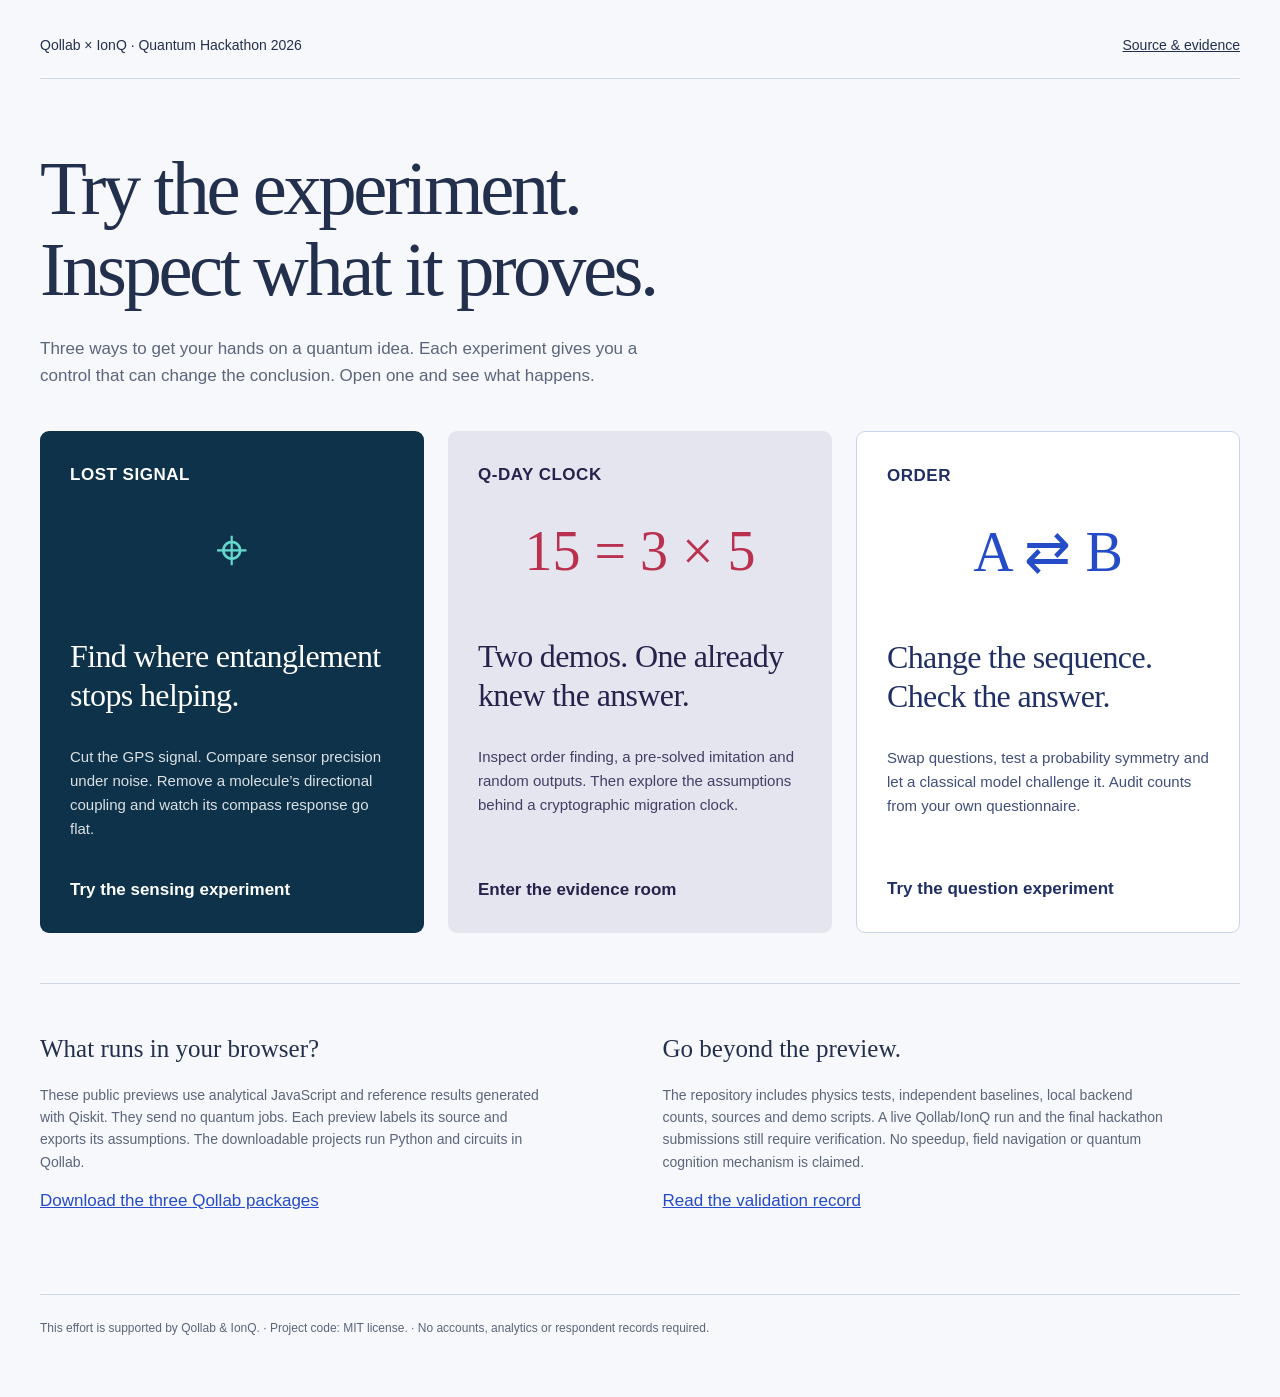
<file: tools/preview-index.html>
<!doctype html>
<html lang="en">
  <head>
    <meta charset="utf-8" />
    <meta name="viewport" content="width=device-width,initial-scale=1" />
    <title>Three quantum experiments | Qollab × IonQ</title>
    <meta
      name="description"
      content="Cut the GPS signal, inspect a quantum factoring demo, or swap the order of two questions. Three interactive experiments with inspectable evidence."
    />
    <style>
      * {
        box-sizing: border-box;
      }
      body {
        margin: 0;
        background: #f7f8fb;
        color: #23304d;
        font:
          17px/1.6 "Segoe UI",
          sans-serif;
      }
      main {
        max-width: 1280px;
        padding: 34px 40px;
        margin: auto;
      }
      header {
        display: flex;
        justify-content: space-between;
        gap: 24px;
        font-size: 14px;
        border-bottom: 1px solid #d1d8e5;
        padding: 0 0 22px;
      }
      header a {
        color: inherit;
      }
      h1 {
        font:
          clamp(45px, 6vw, 80px) / 1.05 Georgia,
          serif;
        letter-spacing: -0.045em;
        max-width: 800px;
        margin: 70px 0 24px;
      }
      .lead {
        max-width: 67ch;
        color: #5b657b;
        margin-bottom: 42px;
      }
      .projects {
        display: grid;
        grid-template-columns: repeat(3, 1fr);
        gap: 24px;
      }
      .project {
        display: flex;
        flex-direction: column;
        overflow: hidden;
        border-radius: 9px;
        color: #fff;
        padding: 30px;
        min-height: 480px;
        text-decoration: none;
      }
      .project:hover .enter {
        text-decoration: underline;
      }
      .lost {
        background: #0d3249;
      }
      .qday {
        background: #e5e5f0;
        color: #26224c;
      }
      .order {
        background: #fff;
        color: #202f65;
        border: 1px solid #cbd4ed;
      }
      .project h2 {
        font-size: 17px;
        letter-spacing: 0.03em;
        margin: 0;
      }
      .project h3 {
        font:
          32px/1.2 Georgia,
          serif;
        letter-spacing: -0.02em;
        margin: 24px 0 16px;
      }
      .project p {
        font-size: 15px;
        opacity: 0.85;
      }
      .enter {
        font-weight: 700;
        margin-top: auto;
        padding-top: 20px;
      }
      .drawing {
        height: 125px;
        display: flex;
        align-items: center;
        justify-content: center;
        font:
          56px Georgia,
          serif;
      }
      .lost .drawing {
        color: #64d8cd;
      }
      .qday .drawing {
        color: #b9314f;
      }
      .order .drawing {
        color: #254cc8;
      }
      .details {
        margin: 50px 0;
        padding: 30px 0;
        border-top: 1px solid #d1d8e5;
        display: grid;
        grid-template-columns: 1fr 1fr;
        gap: 45px;
      }
      .details h2 {
        font:
          25px Georgia,
          serif;
      }
      .details p {
        font-size: 14px;
        color: #5b657b;
        max-width: 65ch;
      }
      .details a {
        color: #254cc8;
      }
      footer {
        border-top: 1px solid #d1d8e5;
        padding: 24px 0;
        font-size: 12px;
        color: #5b657b;
      }
      :focus-visible {
        outline: 3px solid #b72e62;
        outline-offset: 6px;
      }
      @media (max-width: 900px) {
        .projects {
          grid-template-columns: 1fr;
        }
        .project {
          min-height: 340px;
        }
        .drawing {
          height: 80px;
        }
        .details {
          grid-template-columns: 1fr;
          gap: 10px;
        }
        main {
          padding: 24px;
        }
        .project h3 {
          max-width: 20ch;
        }
        h1 {
          margin-top: 45px;
        }
      }
      @media (prefers-reduced-motion: reduce) {
        * {
          transition: none !important;
        }
      }
    </style>
  </head>
  <body>
    <main>
      <header>
        <span>Qollab × IonQ · Quantum Hackathon 2026</span
        ><a href="https://github.com/JustUrIs/quantum-hackathon-research"
          >Source &amp; evidence</a
        >
      </header>
      <h1>Try the experiment.<br />Inspect what it proves.</h1>
      <p class="lead">
        Three ways to get your hands on a quantum idea. Each experiment gives
        you a control that can change the conclusion. Open one and see what
        happens.
      </p>
      <div class="projects">
        <a class="project lost" href="./lost-signal/"
          ><h2>LOST SIGNAL</h2>
          <div class="drawing" aria-hidden="true">⌖</div>
          <h3>Find where entanglement stops helping.</h3>
          <p>
            Cut the GPS signal. Compare sensor precision under noise. Remove a
            molecule’s directional coupling and watch its compass response go
            flat.
          </p>
          <span class="enter">Try the sensing experiment</span></a
        >
        <a class="project qday" href="./qday-clock/"
          ><h2>Q-DAY CLOCK</h2>
          <div class="drawing" aria-hidden="true">15 = 3 × 5</div>
          <h3>Two demos. One already knew the answer.</h3>
          <p>
            Inspect order finding, a pre-solved imitation and random outputs.
            Then explore the assumptions behind a cryptographic migration clock.
          </p>
          <span class="enter">Enter the evidence room</span></a
        >
        <a class="project order" href="./order/"
          ><h2>ORDER</h2>
          <div class="drawing" aria-hidden="true">A ⇄ B</div>
          <h3>Change the sequence. Check the answer.</h3>
          <p>
            Swap questions, test a probability symmetry and let a classical
            model challenge it. Audit counts from your own questionnaire.
          </p>
          <span class="enter">Try the question experiment</span></a
        >
      </div>
      <section class="details">
        <div>
          <h2>What runs in your browser?</h2>
          <p>
            These public previews use analytical JavaScript and reference
            results generated with Qiskit. They send no quantum jobs. Each
            preview labels its source and exports its assumptions. The
            downloadable projects run Python and circuits in Qollab.
          </p>
          <a
            href="https://github.com/JustUrIs/quantum-hackathon-research/tree/main/releases"
            >Download the three Qollab packages</a
          >
        </div>
        <div>
          <h2>Go beyond the preview.</h2>
          <p>
            The repository includes physics tests, independent baselines, local
            backend counts, sources and demo scripts. A live Qollab/IonQ run and
            the final hackathon submissions still require verification. No
            speedup, field navigation or quantum cognition mechanism is claimed.
          </p>
          <a
            href="https://github.com/JustUrIs/quantum-hackathon-research/blob/main/research/07_VALIDATION.md"
            >Read the validation record</a
          >
        </div>
      </section>
      <footer>
        This effort is supported by Qollab &amp; IonQ. · Project code: MIT
        license. · No accounts, analytics or respondent records required.
      </footer>
    </main>
  </body>
</html>
</file>
<file: ambulancias-qollab/main.css>
:root{--paper:#f5f4ef;--ink:#192321;--muted:#737a70;--rule:#d6d8ce;--green:#b7e62d;--deep:#132823;--coral:#ed795c;--blue:#88acff;--mono:Consolas,'Courier New',monospace;--sans:Arial,system-ui,sans-serif;--display:'Arial Narrow',Arial,system-ui,sans-serif}*{box-sizing:border-box}html{scroll-behavior:smooth}body{margin:0;background:var(--paper);color:var(--ink);font-family:var(--sans);font-size:15px}.topbar{height:58px;padding:0 clamp(18px,5vw,80px);display:flex;align-items:center;justify-content:space-between;border-bottom:1px solid var(--rule);font:10px var(--mono);letter-spacing:.11em}.brand{display:flex;align-items:center;gap:10px;color:inherit;text-decoration:none;font-weight:500}.brand-mark{display:grid;place-items:center;width:27px;height:27px;background:var(--green);font:700 16px var(--display);letter-spacing:-.06em}.brand i,footer i{font-style:normal;color:#858b80}.top-meta{display:flex;align-items:center;gap:11px;color:#5c655c;font-size:9px}.status-led,.live-state span{width:7px;height:7px;border-radius:50%;background:#84b738;display:inline-block;box-shadow:0 0 0 3px #84b73822}.sep{width:1px;height:12px;background:var(--rule)}main{max-width:1360px;margin:auto;padding:0 clamp(18px,5vw,80px)}.hero{display:grid;grid-template-columns:1.6fr .72fr;gap:6%;padding:79px 0 67px;border-bottom:1px solid var(--rule)}.eyebrow,.panel-label,.control-label,.stat-top,.control-index,.map-stamp{font:10px var(--mono);letter-spacing:.115em}.eyebrow{color:#687564;text-transform:uppercase}.hero h1,.results h2,.business h2{font:600 clamp(48px,7.8vw,96px)/.96 var(--display);letter-spacing:-.075em;margin:19px 0 23px}.lede{max-width:675px;font-size:16px;line-height:1.75;color:#59615b}.hero-note{display:flex;align-items:flex-start;gap:17px;margin-top:31px;max-width:610px;border-top:1px solid var(--rule);padding-top:19px;font-size:13px;line-height:1.55;color:#5d655d}.hero-note strong{color:var(--ink)}.note-number{font:11px var(--mono);color:#899384;padding-top:2px}.hero-stat{align-self:end;background:var(--deep);color:#f5f6ec;padding:22px 24px 23px;min-height:205px}.stat-top{display:flex;justify-content:space-between;color:#b2bfaa;font-size:9px}.big-stat{font:600 48px/.98 var(--display);letter-spacing:-.06em;color:var(--green);margin:31px 0 5px}.hero-stat>p{font-size:12px;line-height:1.6;color:#e1e5db;margin:0}.stat-rule{height:1px;background:#ffffff2b;margin:19px 0 13px}.hero-stat .stat-foot{font:10px/1.7 var(--mono);color:#bbc4b8}.workbench{padding:49px 0 55px}.workbench-head,.results-intro{display:flex;align-items:end;justify-content:space-between;gap:24px;margin-bottom:20px}.workbench-head h2,.panel-head h3{font:500 29px var(--display);letter-spacing:-.045em;margin:8px 0 0}.workbench-head .eyebrow,.results .eyebrow{margin:0}.live-state{display:flex;align-items:center;gap:9px;font-size:11px;color:#566358}.live-state span{width:6px;height:6px}.live-state b{font-weight:500}.workspace{display:grid;grid-template-columns:minmax(0,1.55fr) minmax(280px,.74fr);border:1px solid #cdd1c5;min-height:580px;background:#eeeee7}.map-panel{padding:23px 22px 15px;border-right:1px solid #cdd1c5;display:flex;flex-direction:column}.panel-head{display:flex;justify-content:space-between;align-items:start}.panel-label{color:#73806e;font-size:9px}.panel-head h3{font-size:21px;margin-top:7px}.map-stamp{font-size:8px;color:#81867d;border:1px solid #d2d4ca;padding:6px 8px}#cityMap{width:100%;height:auto;min-height:360px;max-height:445px;margin:8px auto 1px}.map-legend{display:flex;align-items:center;gap:17px;flex-wrap:wrap;padding:11px 0;border-top:1px solid #d8d9d0;font-size:10px;color:#59615c}.map-legend span{display:flex;align-items:center;gap:6px}.legend-dot{width:9px;height:9px;border-radius:50%;display:inline-block}.legend-dot.heat{background:#dc795e}.legend-dot.candidate{background:#f5f4ef;border:1.5px solid #24362d}.legend-dot.selected{background:var(--green);border:1px solid #192d26}.legend-dot.gap{background:#c5b08e}.map-caption{font-size:10px;color:#777f75;line-height:1.55;margin:3px 0 0;max-width:700px}.controls-panel{padding:23px 21px;background:#f0efe8}.control-block{padding:0 0 18px;margin:0 0 17px;border-bottom:1px solid #d5d7cc}.control-label{display:block;font-size:9px;color:#687367;margin-bottom:9px}select{display:block;width:100%;background:transparent;border:1px solid #bcc3b7;border-radius:0;color:var(--ink);font:12px var(--sans);padding:10px 28px 10px 10px}select:focus-visible,input:focus-visible,button:focus-visible,summary:focus-visible{outline:2px solid #526f34;outline-offset:3px}.hint{font-size:10px;line-height:1.55;color:#747c73;margin:8px 0 0}.step-control{display:flex;align-items:center;gap:11px}.step-control button{width:30px;height:29px;border:1px solid #bdc3b7;background:transparent;font:18px var(--sans);cursor:pointer}.step-control output{font:500 21px var(--display);min-width:20px;text-align:center}.units-tail{font-size:10px;color:#747c73}.label-row{display:flex;justify-content:space-between;gap:10px}.label-row output{font:10px var(--mono);color:#445542}input[type=range]{appearance:none;width:100%;height:3px;background:#c8ccbf;margin:7px 0 4px;cursor:pointer}input[type=range]::-webkit-slider-thumb{appearance:none;width:13px;height:13px;border-radius:0;background:#344a3c;border:0}input[type=range]::-moz-range-thumb{width:13px;height:13px;border-radius:0;background:#344a3c;border:0}.range-ticks{display:flex;justify-content:space-between;color:#83887e;font:8px var(--mono)}.control-foot{display:flex;justify-content:space-between;gap:8px;color:#737c6c;font:8px var(--mono);letter-spacing:.03em;margin-top:3px}.results{padding:48px 0 49px;border-top:1px solid var(--rule)}.results-intro{align-items:end;margin-bottom:22px}.results h2{font-size:clamp(32px,5vw,52px);letter-spacing:-.065em;margin:9px 0 0}.results-intro>p{max-width:430px;color:#697168;font-size:12px;line-height:1.7;margin:0 0 3px}.scoreboard{display:grid;grid-template-columns:repeat(4,1fr);border:1px solid #cbd0c5;background:#efeee8}.score-card{padding:16px 16px 15px;min-height:172px;border-right:1px solid #cbd0c5;position:relative}.score-card:last-child{border:0}.score-card.qaoa{background:var(--deep);color:#f1f2e9}.score-card.exact{background:#e7eddc}.score-kicker{font:9px var(--mono);letter-spacing:.1em;color:#778071}.qaoa .score-kicker{color:#bfcca7}.score-card h3{font:500 14px var(--display);margin:9px 0 16px}.score-number{font:500 30px var(--display);letter-spacing:-.05em}.score-unit{font:9px var(--mono);color:#747c73;margin-left:4px}.qaoa .score-unit{color:#c4cabb}.score-sub{font-size:10px;line-height:1.55;color:#727a71;margin-top:8px}.qaoa .score-sub{color:#d1d8ca}.score-badge{font:9px var(--mono);color:#405435;margin-top:9px}.score-sites{border-top:1px solid #d4d7cc;margin-top:12px;padding-top:9px;color:#606a5e;font:9px var(--mono)}.qaoa .score-sites{border-color:#ffffff2e;color:#c4d592}.score-wait{grid-column:1/-1;padding:26px;font-size:12px;color:#666}.result-footer{display:grid;grid-template-columns:1fr 1fr;gap:24px;padding:16px 2px 0;color:#697168;font-size:10px;line-height:1.65}.result-footer b{display:block;color:#334439;font:9px var(--mono);letter-spacing:.08em;margin-bottom:5px}.proof-grid{display:grid;grid-template-columns:1fr 1fr;gap:17px;padding:8px 0 60px}.proof-card{border:1px solid #cdd1c5;padding:25px 24px 24px}.proof-card h2{font:500 29px/1.05 var(--display);letter-spacing:-.05em;margin:11px 0 14px}.proof-card>p:not(.eyebrow){font-size:11px;line-height:1.75;color:#687169;max-width:540px}.quantum-card{background:#e9ecdf}.evidence-card{background:#efeee8}.run-button{display:flex;width:100%;justify-content:space-between;gap:12px;align-items:center;padding:14px 14px;background:var(--deep);border:0;color:#eff3e7;font:500 11px var(--mono);text-align:left;cursor:pointer;margin:19px 0 10px}.run-button:hover{background:#28463b}.run-button:disabled{opacity:.55;cursor:wait}.audit-status{font:10px/1.6 var(--mono)!important;color:#596858!important;overflow-wrap:anywhere}details{font-size:11px;margin-top:15px}summary{cursor:pointer;color:#394d3e;font:10px var(--mono)}details p{font-size:10px;line-height:1.6;color:#697269}pre{white-space:pre-wrap;max-height:210px;overflow:auto;font:9px var(--mono);color:#465344}.evidence-row{display:flex;gap:12px;padding:12px 0;border-top:1px solid #d8d9d0}.evidence-row>span{font:10px var(--mono);color:#94a087;padding-top:1px}.evidence-row b{font:500 12px var(--display)}.evidence-row p{font-size:10px;color:#687168;line-height:1.6;margin:4px 0 0}.business{display:grid;grid-template-columns:.85fr 1fr;gap:8%;align-items:center;padding:34px 0 50px;border-top:1px solid var(--rule)}.business h2{font-size:clamp(34px,5vw,55px);margin:11px 0 0}.business>p{font-size:12px;line-height:1.8;color:#636d64;margin:0}.business strong{color:#283d31}footer{border-top:1px solid var(--rule);padding:18px 0 21px;display:flex;justify-content:space-between;gap:10px;flex-wrap:wrap;font:8px var(--mono);letter-spacing:.06em;color:#697168}footer i{color:#a0a693}.map-cell{stroke:#f5f4ef;stroke-width:1.15}.city-mask{fill:#e4e5dd;stroke:#bfc5b7;stroke-width:.7}.map-site{stroke:#f5f4ef;stroke-width:2}.map-site-label{font:9px var(--mono);fill:#24382e}.map-pin{font:9px var(--mono);font-weight:500;fill:#24382e}.map-axis{font:8px var(--mono);fill:#7d857c}.map-water{fill:#e8ece6}@media(max-width:850px){.hero{grid-template-columns:1.2fr .8fr;gap:4%;padding-top:57px}.workspace{grid-template-columns:1fr}.map-panel{border-right:0;border-bottom:1px solid #cdd1c5}.controls-panel{display:grid;grid-template-columns:1fr 1fr;gap:0 20px}.control-foot{grid-column:1/-1}.scoreboard{grid-template-columns:1fr 1fr}.score-card:nth-child(2){border-right:0}.score-card:nth-child(-n+2){border-bottom:1px solid #cbd0c5}.proof-grid{grid-template-columns:1fr}.business{gap:4%}}@media(max-width:560px){.topbar{height:52px}.top-meta{font-size:8px;gap:7px}.top-meta .sep,.top-meta span:last-child{display:none}.hero{grid-template-columns:1fr;gap:23px;padding:44px 0 34px}.hero h1{font-size:57px}.lede{font-size:14px}.hero-stat{min-height:auto}.big-stat{margin-top:19px}.workbench{padding-top:36px}.workbench-head,.results-intro{align-items:start;flex-direction:column;gap:13px}.workbench-head h2{font-size:26px}.live-state{align-items:start}.workspace{min-height:auto}.map-panel{padding:16px 11px 13px}.map-stamp{font-size:7px}.panel-head h3{font-size:18px}.map-legend{gap:9px;font-size:9px}.map-caption{font-size:9px}#cityMap{min-height:255px}.controls-panel{grid-template-columns:1fr;padding:17px 15px}.control-foot{grid-column:auto}.results{padding:34px 0}.results h2{font-size:35px}.results-intro>p{font-size:11px}.scoreboard{grid-template-columns:1fr 1fr}.score-card{padding:13px 11px;min-height:161px}.score-card h3{font-size:12px}.score-number{font-size:24px}.result-footer{grid-template-columns:1fr;gap:12px}.proof-grid{padding-bottom:37px}.proof-card{padding:19px 16px}.proof-card h2{font-size:27px}.business{grid-template-columns:1fr;gap:15px;padding:26px 0 35px}.business>p{font-size:11px}footer{font-size:7px;gap:8px;flex-direction:column}}
</file>
<file: darkroom-qollab/main.css>
﻿:root {
  color-scheme: dark;
  --ink:#101820; --panel:#17232d; --line:#344653; --paper:#f3efe6;
  --muted:#a4b3ba; --coral:#f0755b; --cyan:#63d6c5; --gold:#e8c87a;
  font-family: system-ui, -apple-system, "Segoe UI", sans-serif;
}
* { box-sizing:border-box }
html { scroll-behavior:smooth }
body { margin:0; background:var(--ink); color:var(--paper); line-height:1.55 }
#app { max-width:1440px; margin:auto; padding:0 5.4vw }
.topbar { min-height:74px; border-bottom:1px solid #ffffff1b; display:flex; align-items:center; justify-content:space-between; gap:24px }
.brand { display:flex; gap:12px; align-items:center; color:var(--paper); text-decoration:none; font-size:12px; letter-spacing:.14em; font-weight:750 }
.brand i, footer i { color:var(--coral); font-style:normal }
.brand-mark { width:31px; height:31px; border:1px solid var(--coral); color:var(--coral); display:grid; place-items:center; font:italic 20px Georgia }
.top-status { display:flex; align-items:center; gap:9px; color:var(--muted); font-size:11px }
.top-status b { width:7px; height:7px; background:var(--cyan); border-radius:50%; box-shadow:0 0 12px var(--cyan) }
#liveDot[data-error=true] { background:var(--coral) }
.hero { padding:70px 0 75px; display:grid; grid-template-columns:.8fr 1.2fr; gap:6vw; align-items:center }
.eyebrow { text-transform:uppercase; font-size:10px; letter-spacing:.2em; color:var(--coral); font-weight:750; margin:0 0 14px }
.hero h1 { font:500 clamp(42px,6vw,82px)/.99 Georgia,"Times New Roman",serif; letter-spacing:-.04em; margin:0 0 22px }
.hero h1 em { color:var(--cyan); font-weight:400 }
.lede { font-size:16px; color:#d3d9d8; max-width:530px; line-height:1.7 }
.scope-note { margin-top:27px; padding-left:14px; border-left:2px solid var(--coral); font-size:12px; color:var(--muted); max-width:500px }
.scope-note strong { color:var(--paper) }
.optics-card { margin:0; background:linear-gradient(145deg,#1b2a34,#121c24); border:1px solid var(--line); padding:15px 18px 13px; box-shadow:0 30px 80px #0003 }
.figure-head,.run-meta { display:flex; justify-content:space-between; color:var(--muted); font-size:9px; letter-spacing:.17em; font-weight:700 }
.figure-head span:last-child,.run-meta span:first-child { color:var(--cyan) }
#interferometer { display:block; width:100%; height:auto; overflow:visible }
.optics-card figcaption { font-size:10px; color:var(--muted); border-top:1px solid var(--line); padding-top:10px }
.light-path { fill:none; stroke:#718996; stroke-width:2 }
.object-path { stroke:var(--coral); stroke-width:2; stroke-dasharray:5 6 }
.source { fill:var(--cyan) }
.splitter { fill:#243b53; stroke:var(--paper); stroke-width:1.3 }
.object { fill:#f0755b33; stroke:var(--coral); stroke-width:1.3 }
.absorber { opacity:.85 }
.diagram-label,.detector-label,.diagram-caption { fill:#a4b3ba; font:9px system-ui; letter-spacing:1px; text-anchor:middle }
.object-word { fill:var(--paper); font:700 8px system-ui; text-anchor:middle; letter-spacing:1px }
.object-word.small { font-size:6px; fill:#f5b09f }
.pass-dot { fill:var(--cyan) }
.pass-number { fill:var(--cyan); font:9px ui-monospace,monospace; text-anchor:middle }
.detector { fill:#63d6c522; stroke:var(--cyan); stroke-width:2 }
.detector-absent { stroke:var(--gold); fill:#e8c87a22 }
.mirror { fill:var(--paper) }
.diagram-caption { font-size:10px; letter-spacing:.4px }
.bench,.comparison { padding:44px 0 70px; border-top:1px solid #ffffff1b }
.section-title { display:flex; align-items:end; justify-content:space-between; gap:36px; margin-bottom:26px }
.section-title h2,.circuit-copy h2,.truth-row h2 { font:500 clamp(28px,3vw,43px)/1.08 Georgia,serif; margin:0; letter-spacing:-.025em }
.section-title>p { max-width:480px; color:var(--muted); font-size:12px; margin:0 0 3px }
.bench-grid { display:grid; grid-template-columns:.72fr 1.28fr; gap:18px }
.controls,.outcome-panel,.run-card { background:var(--panel); border:1px solid var(--line); padding:23px }
.control-row { margin-bottom:30px }
.label-line { display:flex; justify-content:space-between; align-items:center; font-size:12px }
.label-line output { font:16px Georgia; color:var(--cyan) }
input[type=range] { width:100%; accent-color:var(--cyan); margin:17px 0 5px }
.range-hints { display:flex; justify-content:space-between; color:var(--muted); font-size:9px }
.model-note { border-top:1px solid var(--line); padding-top:15px; display:flex; gap:12px; color:var(--muted); font-size:10px }
.model-note p { margin:0 }
.model-note strong { color:var(--paper) }
.note-glyph { flex:0 0 19px; width:19px; height:19px; border:1px solid var(--cyan); color:var(--cyan); border-radius:50%; display:grid; place-items:center; font-family:Georgia }
.outcomes { display:grid; grid-template-columns:1fr 1fr; gap:12px }
.outcome-panel { padding:19px }
.panel-top { display:flex; justify-content:space-between; align-items:center; font-size:9px; letter-spacing:.16em; color:var(--muted) }
.panel-symbol { font-size:20px; color:var(--cyan) }
.present .panel-symbol { color:var(--coral) }
.outcome-panel h3 { font:21px Georgia; margin:13px 0 7px }
.panel-intro,.panel-foot { font-size:10px; color:var(--muted); line-height:1.6 }
.prob-list { margin:20px 0 }
.prob-row { margin:13px 0 }
.prob-top { display:flex; justify-content:space-between; gap:8px; font-size:10px }
.prob-top strong { font:14px Georgia }
.prob-track { height:4px; background:#ffffff12; margin-top:7px }
.prob-track i { display:block; background:var(--cyan); height:100% }
.prob-row.damage .prob-track i { background:var(--coral) }
.prob-row.loss .prob-track i { background:var(--gold) }
.panel-foot { border-top:1px solid var(--line); padding-top:10px; margin-bottom:0 }
.compare-table-wrap { overflow:auto; border:1px solid var(--line) }
table { border-collapse:collapse; width:100%; min-width:800px; text-align:left }
th,td { padding:14px 16px; border-bottom:1px solid var(--line); font-size:11px; vertical-align:top }
th { color:var(--cyan); font-size:9px; text-transform:uppercase; letter-spacing:.13em; background:var(--panel) }
td:first-child { font-weight:700 }
tr:last-child td { border-bottom:0 }
.interpretation { padding:14px 17px; border-left:2px solid var(--gold); background:#e8c87a0c; color:var(--muted); font-size:11px; margin-top:17px }
.interpretation strong { color:var(--paper) }
.circuit-section { border-top:1px solid #ffffff1b; padding:62px 0; display:grid; grid-template-columns:1fr .78fr; gap:10vw; align-items:center }
.circuit-copy>p:not(.eyebrow) { max-width:600px; color:var(--muted); font-size:12px; line-height:1.8 }
.run-card { padding:21px }
.run-meta { font-size:8px }
button { margin:19px 0 10px; width:100%; padding:14px 15px; border:0; background:var(--cyan); color:var(--ink); font:700 12px system-ui; cursor:pointer }
button:hover { background:#8de8db }
button:disabled { opacity:.6; cursor:wait }
#auditStatus { color:var(--muted); font-size:10px; min-height:43px }
details { border-top:1px solid var(--line); padding-top:12px; color:var(--muted); font-size:10px }
summary { cursor:pointer; color:var(--paper) }
pre { white-space:pre-wrap; overflow-wrap:anywhere; max-height:280px; overflow:auto; font-size:9px }
.truth-row { border-top:1px solid #ffffff1b; padding:61px 0; display:grid; grid-template-columns:.8fr 1.2fr; gap:8vw }
.truth-row>div:last-child { max-width:680px }
.truth-row p { font-size:12px; color:var(--muted); line-height:1.8; margin:0 0 12px }
.truth-row strong { color:var(--paper) }
.truth-row .sources { font-size:10px; margin-top:19px }
.sources a { color:var(--cyan) }
footer { border-top:1px solid #ffffff1b; min-height:58px; display:flex; align-items:center; justify-content:space-between; color:var(--muted); font-size:9px; letter-spacing:.1em }
footer span:first-child { color:var(--paper); font-weight:700 }
@media(max-width:950px) { #app{padding:0 4vw}.hero{grid-template-columns:1fr;gap:34px;padding:54px 0}.hero-copy{max-width:650px}.bench-grid{grid-template-columns:1fr}.controls{display:grid;grid-template-columns:1fr 1fr;gap:25px}.model-note{grid-column:1/-1}.circuit-section{gap:5vw} }
@media(max-width:650px) { #app{padding:0 18px}.topbar{align-items:flex-start;padding:15px 0;flex-direction:column;gap:10px}.top-status{font-size:9px}.hero{padding:40px 0 48px}.hero h1{font-size:51px}.lede{font-size:14px}.optics-card{padding:11px 9px}.section-title{align-items:flex-start;flex-direction:column;gap:12px}.bench,.comparison{padding:38px 0 48px}.controls{display:block;padding:19px}.outcomes{grid-template-columns:1fr}.outcome-panel{padding:18px}.circuit-section,.truth-row{grid-template-columns:1fr;gap:25px;padding:46px 0}footer{align-items:flex-start;flex-direction:column;gap:5px;padding:15px 0} }
</file>
<file: darkroom-qollab/lesson.css>
.lesson {padding:52px 0;border-top:1px solid #ffffff1b;scroll-margin-top:20px}
.lesson-heading {display:flex;justify-content:space-between;align-items:start;gap:24px}
.lesson h2 {font:500 clamp(30px,3.3vw,46px)/1.1 Georgia,serif;margin:0;letter-spacing:-.03em}
.lesson-intro {max-width:850px;color:#ccd5d8;font-size:16px;line-height:1.7}
.lesson-languages {display:flex;gap:7px;flex-shrink:0}
.lesson button {width:auto;margin:0;font-size:13px;padding:12px 16px}
.lesson-languages button {padding:8px 12px;font-size:11px;background:transparent;color:var(--muted);border:1px solid var(--line)}
.lesson-languages button[aria-pressed=true] {border-color:var(--cyan);color:var(--cyan)}
.lesson-progress {display:flex;gap:6px;margin:26px 0 28px}
.lesson-progress span {height:3px;flex:1;background:var(--line)}
.lesson-progress .reached {background:var(--cyan)}
.lesson-layout {display:grid;grid-template-columns:1fr 1.05fr;gap:36px;align-items:start}
.lesson-step {font-size:11px;letter-spacing:.13em;text-transform:uppercase;color:var(--coral);margin-top:0}
.lesson-copy h3 {font:500 30px/1.17 Georgia,serif;margin:12px 0 22px}
.lesson-copy>p:not(.lesson-step) {font-size:15px;line-height:1.8;color:#d0d9da}
.lesson-nav,.lesson-trace-controls {display:flex;gap:10px;flex-wrap:wrap;margin-top:25px}
.lesson .lesson-secondary {background:transparent;border:1px solid var(--line);color:var(--paper)}
.lesson button:disabled {cursor:default;opacity:.35}
.lesson-visual {border:1px solid var(--line);background:var(--panel);padding:22px;min-width:0}
.lesson-visual-title {font-size:12px;color:var(--cyan);font-weight:700;margin:0 0 10px}
.lesson-svg {width:100%;display:block}
.lesson-svg text {fill:var(--paper);font:12px system-ui}
.lesson-single-photon {font-size:19px;color:var(--cyan);text-align:center;margin-bottom:0}
.lesson-single-photon span {display:block;font-size:12px;color:var(--muted)}
.lesson-visual>p:not(.lesson-visual-title):not(.lesson-single-photon) {font-size:12px;color:var(--muted)}
.lesson-prob {display:grid;grid-template-columns:1fr auto;gap:8px;margin:16px 0;font-size:12px}
.lesson-prob>div {grid-column:1/-1;background:#ffffff12;height:7px}
.lesson-prob i {height:100%;display:block;background:var(--cyan)}
.lesson-prob.absorbed i {background:var(--coral)}
.lesson-prob.other i {background:var(--gold)}
.lesson-visual small {display:block;margin-top:22px;color:var(--muted);font-size:11px;line-height:1.7}
.lesson-trace-result {min-height:22px}
.lesson-interference {background:#101820;padding:14px;border:1px solid var(--line);margin:18px 0}
.lesson-interference>p {font-size:11px;color:var(--muted);margin:0 0 10px;line-height:1.7}
.lesson-interference>div {display:flex;justify-content:space-between;align-items:center;gap:12px;margin:12px 0;font-size:13px}
.lesson-interference strong {font:21px Georgia;color:var(--cyan)}
.lesson-interference small {margin:0;color:var(--paper);font-size:13px}
.lesson-tree>div {font-size:16px;text-align:center;padding:14px 10px}
.lesson-proof {border-top:1px solid var(--line);padding-top:18px;line-height:2}
.lesson-proof strong {color:var(--cyan)}
.lesson-quiz fieldset {border:1px solid var(--line);margin:0 0 16px;padding:15px}
.lesson-quiz legend {padding:0 6px;font-size:14px;font-weight:700}
.lesson-quiz label {display:flex;gap:10px;font-size:13px;align-items:start;cursor:pointer;margin:13px 0;color:#d0d9da}
.lesson-quiz input {flex-shrink:0;margin-top:4px;accent-color:var(--cyan)}
.lesson-feedback {font-size:12px;line-height:1.7;padding:12px;border-left:2px solid var(--coral)}
.lesson-feedback.correct {border-color:var(--cyan)}
#lessonScore {font-size:17px;color:var(--cyan)}
.lesson-scope {font-size:11px;color:var(--muted);border-top:1px solid var(--line);padding-top:17px;margin-top:28px}
.learn-link {display:inline-block;margin-top:12px;padding:12px 18px;background:var(--cyan);color:var(--ink);font-size:14px;font-weight:700;text-decoration:none}
.run-card .secondary-run {background:transparent;border:1px solid var(--line);color:var(--paper);font-size:11px}
#measuredSummary {font-size:12px;line-height:1.8;color:#d0d9da;margin:18px 0}
@media(max-width:800px) {.lesson-layout{grid-template-columns:1fr;gap:25px}.lesson-heading{flex-direction:column;gap:15px}.lesson-visual{padding:16px}}

.lesson-detector-key {display:flex;gap:15px;flex-wrap:wrap;font-size:12px;margin:10px 0 22px;color:var(--cyan)}
.lesson-detector-key span:last-child {color:var(--gold)}
</file>
<file: darkroom-vercel/main.css>
﻿:root {
  color-scheme: dark;
  --ink:#101820; --panel:#17232d; --line:#344653; --paper:#f3efe6;
  --muted:#a4b3ba; --coral:#f0755b; --cyan:#63d6c5; --gold:#e8c87a;
  font-family: system-ui, -apple-system, "Segoe UI", sans-serif;
}
* { box-sizing:border-box }
html { scroll-behavior:smooth }
body { margin:0; background:var(--ink); color:var(--paper); line-height:1.55 }
#app { max-width:1440px; margin:auto; padding:0 5.4vw }
.topbar { min-height:74px; border-bottom:1px solid #ffffff1b; display:flex; align-items:center; justify-content:space-between; gap:24px }
.brand { display:flex; gap:12px; align-items:center; color:var(--paper); text-decoration:none; font-size:12px; letter-spacing:.14em; font-weight:750 }
.brand i, footer i { color:var(--coral); font-style:normal }
.brand-mark { width:31px; height:31px; border:1px solid var(--coral); color:var(--coral); display:grid; place-items:center; font:italic 20px Georgia }
.top-status { display:flex; align-items:center; gap:9px; color:var(--muted); font-size:11px }
.top-status b { width:7px; height:7px; background:var(--cyan); border-radius:50%; box-shadow:0 0 12px var(--cyan) }
#liveDot[data-error=true] { background:var(--coral) }
.qollab-link { display:inline-block; padding:12px 15px; background:var(--cyan); color:var(--ink); font-weight:700; font-size:12px; text-decoration:none }
.qollab-link:hover { background:#8de8db }
.run-card>p { color:var(--muted); font-size:11px; line-height:1.7 }
#previewNote { min-height:24px }
.hero { padding:70px 0 75px; display:grid; grid-template-columns:.8fr 1.2fr; gap:6vw; align-items:center }
.eyebrow { text-transform:uppercase; font-size:10px; letter-spacing:.2em; color:var(--coral); font-weight:750; margin:0 0 14px }
.hero h1 { font:500 clamp(42px,6vw,82px)/.99 Georgia,"Times New Roman",serif; letter-spacing:-.04em; margin:0 0 22px }
.hero h1 em { color:var(--cyan); font-weight:400 }
.lede { font-size:16px; color:#d3d9d8; max-width:530px; line-height:1.7 }
.scope-note { margin-top:27px; padding-left:14px; border-left:2px solid var(--coral); font-size:12px; color:var(--muted); max-width:500px }
.scope-note strong { color:var(--paper) }
.optics-card { margin:0; background:linear-gradient(145deg,#1b2a34,#121c24); border:1px solid var(--line); padding:15px 18px 13px; box-shadow:0 30px 80px #0003 }
.figure-head,.run-meta { display:flex; justify-content:space-between; color:var(--muted); font-size:9px; letter-spacing:.17em; font-weight:700 }
.figure-head span:last-child,.run-meta span:first-child { color:var(--cyan) }
#interferometer { display:block; width:100%; height:auto; overflow:visible }
.optics-card figcaption { font-size:10px; color:var(--muted); border-top:1px solid var(--line); padding-top:10px }
.light-path { fill:none; stroke:#718996; stroke-width:2 }
.object-path { stroke:var(--coral); stroke-width:2; stroke-dasharray:5 6 }
.source { fill:var(--cyan) }
.splitter { fill:#243b53; stroke:var(--paper); stroke-width:1.3 }
.object { fill:#f0755b33; stroke:var(--coral); stroke-width:1.3 }
.absorber { opacity:.85 }
.diagram-label,.detector-label,.diagram-caption { fill:#a4b3ba; font:9px system-ui; letter-spacing:1px; text-anchor:middle }
.object-word { fill:var(--paper); font:700 8px system-ui; text-anchor:middle; letter-spacing:1px }
.object-word.small { font-size:6px; fill:#f5b09f }
.pass-dot { fill:var(--cyan) }
.pass-number { fill:var(--cyan); font:9px ui-monospace,monospace; text-anchor:middle }
.detector { fill:#63d6c522; stroke:var(--cyan); stroke-width:2 }
.detector-absent { stroke:var(--gold); fill:#e8c87a22 }
.mirror { fill:var(--paper) }
.diagram-caption { font-size:10px; letter-spacing:.4px }
.bench,.comparison { padding:44px 0 70px; border-top:1px solid #ffffff1b }
.section-title { display:flex; align-items:end; justify-content:space-between; gap:36px; margin-bottom:26px }
.section-title h2,.circuit-copy h2,.truth-row h2 { font:500 clamp(28px,3vw,43px)/1.08 Georgia,serif; margin:0; letter-spacing:-.025em }
.section-title>p { max-width:480px; color:var(--muted); font-size:12px; margin:0 0 3px }
.bench-grid { display:grid; grid-template-columns:.72fr 1.28fr; gap:18px }
.controls,.outcome-panel,.run-card { background:var(--panel); border:1px solid var(--line); padding:23px }
.control-row { margin-bottom:30px }
.label-line { display:flex; justify-content:space-between; align-items:center; font-size:12px }
.label-line output { font:16px Georgia; color:var(--cyan) }
input[type=range] { width:100%; accent-color:var(--cyan); margin:17px 0 5px }
.range-hints { display:flex; justify-content:space-between; color:var(--muted); font-size:9px }
.model-note { border-top:1px solid var(--line); padding-top:15px; display:flex; gap:12px; color:var(--muted); font-size:10px }
.model-note p { margin:0 }
.model-note strong { color:var(--paper) }
.note-glyph { flex:0 0 19px; width:19px; height:19px; border:1px solid var(--cyan); color:var(--cyan); border-radius:50%; display:grid; place-items:center; font-family:Georgia }
.outcomes { display:grid; grid-template-columns:1fr 1fr; gap:12px }
.outcome-panel { padding:19px }
.panel-top { display:flex; justify-content:space-between; align-items:center; font-size:9px; letter-spacing:.16em; color:var(--muted) }
.panel-symbol { font-size:20px; color:var(--cyan) }
.present .panel-symbol { color:var(--coral) }
.outcome-panel h3 { font:21px Georgia; margin:13px 0 7px }
.panel-intro,.panel-foot { font-size:10px; color:var(--muted); line-height:1.6 }
.prob-list { margin:20px 0 }
.prob-row { margin:13px 0 }
.prob-top { display:flex; justify-content:space-between; gap:8px; font-size:10px }
.prob-top strong { font:14px Georgia }
.prob-track { height:4px; background:#ffffff12; margin-top:7px }
.prob-track i { display:block; background:var(--cyan); height:100% }
.prob-row.damage .prob-track i { background:var(--coral) }
.prob-row.loss .prob-track i { background:var(--gold) }
.panel-foot { border-top:1px solid var(--line); padding-top:10px; margin-bottom:0 }
.compare-table-wrap { overflow:auto; border:1px solid var(--line) }
table { border-collapse:collapse; width:100%; min-width:800px; text-align:left }
th,td { padding:14px 16px; border-bottom:1px solid var(--line); font-size:11px; vertical-align:top }
th { color:var(--cyan); font-size:9px; text-transform:uppercase; letter-spacing:.13em; background:var(--panel) }
td:first-child { font-weight:700 }
tr:last-child td { border-bottom:0 }
.interpretation { padding:14px 17px; border-left:2px solid var(--gold); background:#e8c87a0c; color:var(--muted); font-size:11px; margin-top:17px }
.interpretation strong { color:var(--paper) }
.circuit-section { border-top:1px solid #ffffff1b; padding:62px 0; display:grid; grid-template-columns:1fr .78fr; gap:10vw; align-items:center }
.circuit-copy>p:not(.eyebrow) { max-width:600px; color:var(--muted); font-size:12px; line-height:1.8 }
.run-card { padding:21px }
.run-meta { font-size:8px }
button { margin:19px 0 10px; width:100%; padding:14px 15px; border:0; background:var(--cyan); color:var(--ink); font:700 12px system-ui; cursor:pointer }
button:hover { background:#8de8db }
button:disabled { opacity:.6; cursor:wait }
#auditStatus { color:var(--muted); font-size:10px; min-height:43px }
details { border-top:1px solid var(--line); padding-top:12px; color:var(--muted); font-size:10px }
summary { cursor:pointer; color:var(--paper) }
pre { white-space:pre-wrap; overflow-wrap:anywhere; max-height:280px; overflow:auto; font-size:9px }
.truth-row { border-top:1px solid #ffffff1b; padding:61px 0; display:grid; grid-template-columns:.8fr 1.2fr; gap:8vw }
.truth-row>div:last-child { max-width:680px }
.truth-row p { font-size:12px; color:var(--muted); line-height:1.8; margin:0 0 12px }
.truth-row strong { color:var(--paper) }
.truth-row .sources { font-size:10px; margin-top:19px }
.sources a { color:var(--cyan) }
footer { border-top:1px solid #ffffff1b; min-height:58px; display:flex; align-items:center; justify-content:space-between; color:var(--muted); font-size:9px; letter-spacing:.1em }
footer span:first-child { color:var(--paper); font-weight:700 }
@media(max-width:950px) { #app{padding:0 4vw}.hero{grid-template-columns:1fr;gap:34px;padding:54px 0}.hero-copy{max-width:650px}.bench-grid{grid-template-columns:1fr}.controls{display:grid;grid-template-columns:1fr 1fr;gap:25px}.model-note{grid-column:1/-1}.circuit-section{gap:5vw} }
@media(max-width:650px) { #app{padding:0 18px}.topbar{align-items:flex-start;padding:15px 0;flex-direction:column;gap:10px}.top-status{font-size:9px}.hero{padding:40px 0 48px}.hero h1{font-size:51px}.lede{font-size:14px}.optics-card{padding:11px 9px}.section-title{align-items:flex-start;flex-direction:column;gap:12px}.bench,.comparison{padding:38px 0 48px}.controls{display:block;padding:19px}.outcomes{grid-template-columns:1fr}.outcome-panel{padding:18px}.circuit-section,.truth-row{grid-template-columns:1fr;gap:25px;padding:46px 0}footer{align-items:flex-start;flex-direction:column;gap:5px;padding:15px 0} }
</file>
<file: darkroom-vercel/lesson.css>
.lesson {padding:52px 0;border-top:1px solid #ffffff1b;scroll-margin-top:20px}
.lesson-heading {display:flex;justify-content:space-between;align-items:start;gap:24px}
.lesson h2 {font:500 clamp(30px,3.3vw,46px)/1.1 Georgia,serif;margin:0;letter-spacing:-.03em}
.lesson-intro {max-width:850px;color:#ccd5d8;font-size:16px;line-height:1.7}
.lesson-languages {display:flex;gap:7px;flex-shrink:0}
.lesson button {width:auto;margin:0;font-size:13px;padding:12px 16px}
.lesson-languages button {padding:8px 12px;font-size:11px;background:transparent;color:var(--muted);border:1px solid var(--line)}
.lesson-languages button[aria-pressed=true] {border-color:var(--cyan);color:var(--cyan)}
.lesson-progress {display:flex;gap:6px;margin:26px 0 28px}
.lesson-progress span {height:3px;flex:1;background:var(--line)}
.lesson-progress .reached {background:var(--cyan)}
.lesson-layout {display:grid;grid-template-columns:1fr 1.05fr;gap:36px;align-items:start}
.lesson-step {font-size:11px;letter-spacing:.13em;text-transform:uppercase;color:var(--coral);margin-top:0}
.lesson-copy h3 {font:500 30px/1.17 Georgia,serif;margin:12px 0 22px}
.lesson-copy>p:not(.lesson-step) {font-size:15px;line-height:1.8;color:#d0d9da}
.lesson-nav,.lesson-trace-controls {display:flex;gap:10px;flex-wrap:wrap;margin-top:25px}
.lesson .lesson-secondary {background:transparent;border:1px solid var(--line);color:var(--paper)}
.lesson button:disabled {cursor:default;opacity:.35}
.lesson-visual {border:1px solid var(--line);background:var(--panel);padding:22px;min-width:0}
.lesson-visual-title {font-size:12px;color:var(--cyan);font-weight:700;margin:0 0 10px}
.lesson-svg {width:100%;display:block}
.lesson-svg text {fill:var(--paper);font:12px system-ui}
.lesson-single-photon {font-size:19px;color:var(--cyan);text-align:center;margin-bottom:0}
.lesson-single-photon span {display:block;font-size:12px;color:var(--muted)}
.lesson-visual>p:not(.lesson-visual-title):not(.lesson-single-photon) {font-size:12px;color:var(--muted)}
.lesson-prob {display:grid;grid-template-columns:1fr auto;gap:8px;margin:16px 0;font-size:12px}
.lesson-prob>div {grid-column:1/-1;background:#ffffff12;height:7px}
.lesson-prob i {height:100%;display:block;background:var(--cyan)}
.lesson-prob.absorbed i {background:var(--coral)}
.lesson-prob.other i {background:var(--gold)}
.lesson-visual small {display:block;margin-top:22px;color:var(--muted);font-size:11px;line-height:1.7}
.lesson-trace-result {min-height:22px}
.lesson-interference {background:#101820;padding:14px;border:1px solid var(--line);margin:18px 0}
.lesson-interference>p {font-size:11px;color:var(--muted);margin:0 0 10px;line-height:1.7}
.lesson-interference>div {display:flex;justify-content:space-between;align-items:center;gap:12px;margin:12px 0;font-size:13px}
.lesson-interference strong {font:21px Georgia;color:var(--cyan)}
.lesson-interference small {margin:0;color:var(--paper);font-size:13px}
.lesson-tree>div {font-size:16px;text-align:center;padding:14px 10px}
.lesson-proof {border-top:1px solid var(--line);padding-top:18px;line-height:2}
.lesson-proof strong {color:var(--cyan)}
.lesson-quiz fieldset {border:1px solid var(--line);margin:0 0 16px;padding:15px}
.lesson-quiz legend {padding:0 6px;font-size:14px;font-weight:700}
.lesson-quiz label {display:flex;gap:10px;font-size:13px;align-items:start;cursor:pointer;margin:13px 0;color:#d0d9da}
.lesson-quiz input {flex-shrink:0;margin-top:4px;accent-color:var(--cyan)}
.lesson-feedback {font-size:12px;line-height:1.7;padding:12px;border-left:2px solid var(--coral)}
.lesson-feedback.correct {border-color:var(--cyan)}
#lessonScore {font-size:17px;color:var(--cyan)}
.lesson-scope {font-size:11px;color:var(--muted);border-top:1px solid var(--line);padding-top:17px;margin-top:28px}
.learn-link {display:inline-block;margin-top:12px;padding:12px 18px;background:var(--cyan);color:var(--ink);font-size:14px;font-weight:700;text-decoration:none}
.run-card .secondary-run {background:transparent;border:1px solid var(--line);color:var(--paper);font-size:11px}
#measuredSummary {font-size:12px;line-height:1.8;color:#d0d9da;margin:18px 0}
@media(max-width:800px) {.lesson-layout{grid-template-columns:1fr;gap:25px}.lesson-heading{flex-direction:column;gap:15px}.lesson-visual{padding:16px}}

.lesson-detector-key {display:flex;gap:15px;flex-wrap:wrap;font-size:12px;margin:10px 0 22px;color:var(--cyan)}
.lesson-detector-key span:last-child {color:var(--gold)}
</file>
<file: qcp-qollab/main.css>
:root{--ink:#202b3b;--muted:#596779;--blue:#24579b;--line:#d5dde8;--wash:#f3f6fa;--green:#24734b;--red:#a92d35;--white:#fff}
*{box-sizing:border-box}body{margin:0;background:var(--white);color:var(--ink);font:14px/1.65 Verdana,Geneva,sans-serif}a{color:var(--blue);text-underline-offset:3px}button,input,textarea{font:inherit}button,a.button{cursor:pointer}button:disabled{cursor:wait;opacity:.55}:focus-visible{outline:3px solid #9b681c;outline-offset:3px}.page{max-width:1240px;margin:auto;padding:24px 30px}header{display:flex;align-items:center;justify-content:space-between;margin-bottom:23px}.brand{display:flex;align-items:center;gap:12px;text-decoration:none;color:var(--ink);font-size:29px;line-height:1.15;letter-spacing:-1px}.brand b{color:var(--blue);font-weight:400}.brand small{display:block;font-size:11px;letter-spacing:0;margin-top:7px}.mark{display:flex;align-items:center;gap:4px;height:40px}.mark i{display:block;width:7px;background:var(--blue)}.mark i:nth-child(1){height:19px}.mark i:nth-child(2){height:36px}.mark i:nth-child(3){height:27px;background:#59949e}.runtime{text-align:right;font-size:12px}.runtime small{display:block;color:var(--muted)}nav{display:flex;gap:25px;border:1px solid var(--line);border-radius:5px;padding:11px 18px;margin-bottom:26px;overflow:auto;white-space:nowrap}nav a{text-decoration:none}nav a.active{font-weight:bold;text-decoration:underline;text-decoration-thickness:2px}.layout{display:grid;grid-template-columns:minmax(0,1fr) 250px;gap:28px}main{min-width:0}.panel{border:1px solid var(--line);margin-bottom:18px;padding:15px 17px;border-radius:4px}.panel h2{font-size:15px;margin:0 0 10px}.panel p{margin:8px 0}.panel.quiet{font-size:12px;background:var(--wash)}.panel a.problem-link{display:block;padding:9px 0;border-bottom:1px solid var(--line);text-decoration:none}.panel a.problem-link:last-child{border-bottom:0}.problem-link span{float:right;color:var(--green);font-weight:bold}.problem-head{text-align:center;padding:0 12px 19px;border-bottom:1px solid var(--line);margin-bottom:22px}.problem-head h1{font:normal 27px/1.3 Georgia,'Times New Roman',serif;margin:6px 0 12px}.problem-head p{margin:3px 0;font-size:12px}.subnav{display:flex;gap:18px;margin-bottom:16px;font-size:12px}.subnav a{text-decoration:none}.section-title{font-size:16px;margin:23px 0 8px}.statement p{margin:10px 0}.statement{max-width:79ch}.notice{border-left:3px solid var(--blue);background:var(--wash);padding:12px 15px;margin:17px 0}.notice p{margin:5px 0}.small{font-size:12px;color:var(--muted)}.sample{padding:13px 16px;border:1px solid var(--line);border-radius:3px;white-space:pre-wrap;font:13px/1.6 Consolas,'Courier New',monospace}.editor-panel{border:1px solid var(--line);border-radius:5px;margin-top:26px;overflow:hidden}.editor-head{display:flex;justify-content:space-between;align-items:center;padding:11px 14px;background:var(--wash);border-bottom:1px solid var(--line)}.editor-head h2{font-size:15px;margin:0}.editor-head button{background:none;border:0;color:var(--blue);text-decoration:underline;font-size:12px}.editor-wrap{display:grid;grid-template-columns:38px minmax(0,1fr);height:310px;background:#fff}.gutter{margin:0;padding:12px 5px 12px 0;background:#f6f8fb;text-align:right;color:#758296;overflow:hidden;user-select:none;font:13px/1.7 Consolas,monospace}textarea{width:100%;height:100%;border:0;resize:none;padding:12px;outline:none;font:13px/1.7 Consolas,'Courier New',monospace;tab-size:4;white-space:pre;overflow:auto;color:#172c49;background:#fff}textarea:focus{box-shadow:inset 0 0 0 2px #b7c9e2}.editor-foot{padding:12px 14px;border-top:1px solid var(--line)}.actions{display:flex;gap:10px;align-items:center;flex-wrap:wrap}.button,button.primary,button.secondary{display:inline-block;padding:7px 16px;border:1px solid var(--blue);border-radius:4px;text-decoration:none;background:var(--blue);color:#fff;font-weight:bold;font-size:12px}.button.secondary,button.secondary{background:#fff;color:var(--blue)}button.text{border:0;background:none;color:var(--blue);padding:5px;text-decoration:underline}.progress{font-size:12px;color:var(--muted);margin:9px 0 0}.result{margin:20px 0;border:1px solid var(--line);padding:16px;border-radius:4px}.result h2{margin:0 0 8px;font-size:19px}.accepted{color:var(--green)}.rejected{color:var(--red)}.result details{margin-top:12px}.result summary{cursor:pointer;color:var(--blue)}.table-scroll{overflow:auto}table{width:100%;border-collapse:collapse;font-size:12px}th,td{border:1px solid var(--line);padding:9px;text-align:left;vertical-align:top}th{background:var(--wash);font-weight:bold}td.nowrap{white-space:nowrap}.source-code{background:var(--wash);padding:14px;white-space:pre-wrap;overflow-wrap:anywhere;font:12px/1.7 Consolas,monospace}details.editorial{margin:28px 0;border-top:1px solid var(--line);padding-top:14px}details.editorial summary{cursor:pointer;font-weight:bold;color:var(--blue)}.empty{padding:30px 18px;background:var(--wash);border:1px dashed var(--line)}.clock{font:normal 27px Consolas,monospace;color:var(--blue)}input[type=text]{border:1px solid var(--line);padding:8px 10px;border-radius:3px;max-width:100%;margin:8px 10px 8px 0}footer{margin-top:40px;border-top:1px solid var(--line);padding-top:15px;display:flex;flex-wrap:wrap;gap:18px;justify-content:space-between;color:var(--muted);font-size:11px}.skip{position:absolute;top:-100px}.skip:focus{top:5px;background:#fff;padding:6px;z-index:2}h1{font:normal 28px/1.4 Georgia,serif;margin:0 0 15px}h2{font-size:17px}code{font-family:Consolas,monospace;background:var(--wash);padding:1px 3px}hr{border:0;border-top:1px solid var(--line);margin:25px 0}.warning{color:#865615}.diagram{overflow:auto}.diagram svg{display:block;min-width:500px}.catalog-row td:first-child{font-weight:bold;font-size:16px;color:var(--blue)}.contest-note{margin:15px 0}.receipt{font:11px Consolas,monospace;color:var(--muted);overflow-wrap:anywhere}.metrics{display:flex;gap:20px;flex-wrap:wrap;margin:10px 0}.metrics span{font-size:12px}
@media(max-width:850px){.layout{grid-template-columns:1fr}aside{display:grid;grid-template-columns:1fr 1fr;gap:14px}.panel{margin:0}.page{padding:18px}nav{gap:19px;padding:10px 13px}.problem-head h1{font-size:25px}}
@media(max-width:500px){.page{padding:14px 12px}header{align-items:flex-start;gap:15px}.brand{font-size:24px}.brand small{font-size:10px}.runtime{font-size:10px;max-width:110px}.mark{gap:3px}.mark i{width:5px}aside{grid-template-columns:1fr}.problem-head{padding:0 0 15px}.editor-head{align-items:flex-start;gap:10px}.editor-head h2{font-size:13px}.editor-wrap{height:300px}.layout{gap:20px}table{min-width:530px}.statement{font-size:13px}.metrics{gap:12px}}
@media(prefers-reduced-motion:reduce){*{scroll-behavior:auto}}
</file>
<file: docs/lost-signal/main.css>
:root {
  color-scheme: dark;
  --bg: #071f32;
  --panel: #0d3249;
  --text: #e6f4f3;
  --muted: #a3beca;
  --mint: #64d8cd;
  --amber: #ffca70;
  --line: #315165;
}
* {
  box-sizing: border-box;
}
body {
  margin: 0;
  background: var(--bg);
  color: var(--text);
  font:
    16px/1.6 Bahnschrift,
    "Segoe UI",
    sans-serif;
}
main {
  max-width: 1440px;
  margin: auto;
  padding: 0 48px;
}
a {
  color: inherit;
}
button,
input,
select,
textarea {
  font: inherit;
}
button {
  cursor: pointer;
  border: 1px solid var(--mint);
  background: var(--mint);
  color: #052b37;
  padding: 11px 18px;
  border-radius: 5px;
  font-weight: 600;
}
button:hover {
  filter: brightness(1.12);
}
button:disabled {
  opacity: 0.55;
  cursor: default;
}
.quiet {
  background: transparent;
  color: var(--text);
  border-color: var(--line);
}
:focus-visible {
  outline: 3px solid var(--amber);
  outline-offset: 5px;
}
.mast {
  display: flex;
  align-items: center;
  justify-content: space-between;
  gap: 20px;
  padding: 28px 0;
  border-bottom: 1px solid var(--line);
}
.brand {
  text-decoration: none;
  letter-spacing: 0.08em;
  font-size: 20px;
  font-weight: 700;
}
.brand span {
  display: block;
  font-size: 12px;
  letter-spacing: 0;
  color: var(--muted);
  font-weight: 400;
}
.edition {
  font-size: 14px;
  color: var(--muted);
}
.intro {
  display: flex;
  align-items: center;
  justify-content: space-between;
  padding: 52px 0 40px;
  gap: 40px;
}
h1 {
  font-size: clamp(48px, 5.4vw, 80px);
  line-height: 1.06;
  letter-spacing: -0.055em;
  font-weight: 500;
  margin: 0 0 20px;
}
.intro p {
  max-width: 610px;
  font-size: 18px;
  color: var(--muted);
}
.flight {
  min-width: 240px;
  border-left: 1px solid var(--line);
  padding-left: 32px;
  display: flex;
  flex-direction: column;
  font-size: 24px;
}
.flightline,
small {
  font-size: 13px;
  color: var(--muted);
}
small {
  margin-top: 14px;
}
.cockpit {
  display: grid;
  grid-template-columns: 1.6fr 1fr;
  background: var(--panel);
  border: 1px solid var(--line);
  border-radius: 8px;
  overflow: hidden;
}
.map-panel {
  position: relative;
  background: #08283c;
  padding: 22px;
}
.map-top {
  display: flex;
  justify-content: space-between;
  align-items: center;
  gap: 12px;
}
.signal {
  color: var(--mint);
  font-size: 14px;
}
.signal.cut {
  color: var(--amber);
}
#map {
  display: block;
  width: 100%;
  max-height: 570px;
}
.map-legend {
  display: flex;
  flex-wrap: wrap;
  gap: 16px;
  font-size: 12px;
}
.key:before {
  content: "";
  display: inline-block;
  width: 15px;
  border-top: 3px solid currentColor;
  margin-right: 7px;
  vertical-align: middle;
}
.independent {
  color: var(--amber);
}
.ghz {
  color: var(--mint);
}
.route {
  color: #d5e5ed;
}
.map-note {
  font-size: 12px;
  max-width: 60ch;
  color: var(--muted);
}
.instruments {
  padding: 30px 34px;
  border-left: 1px solid var(--line);
}
h2 {
  font-size: 25px;
  line-height: 1.25;
  font-weight: 500;
  letter-spacing: -0.025em;
  margin: 0 0 20px;
}
label {
  display: block;
  font-size: 14px;
  margin: 24px 0 6px;
}
output {
  float: right;
  color: var(--mint);
}
input[type="range"] {
  width: 100%;
  accent-color: var(--mint);
  height: 26px;
}
select {
  width: 100%;
  padding: 9px;
  background: var(--bg);
  color: var(--text);
  border: 1px solid var(--line);
  border-radius: 4px;
}
.readout {
  margin: 28px 0 15px;
  border-top: 1px solid var(--line);
  padding-top: 20px;
}
.readout > span {
  font-size: 12px;
  color: var(--muted);
}
.readout strong {
  display: block;
  font:
    54px/1.25 Consolas,
    monospace;
  color: var(--mint);
  letter-spacing: -0.06em;
}
.readout p {
  font-size: 14px;
  margin: 4px 0;
}
.metrics {
  font-size: 13px;
}
.metrics div {
  display: flex;
  justify-content: space-between;
  gap: 15px;
}
.metrics dd {
  margin: 0;
  font-family: Consolas, monospace;
}
.note,
#status {
  font-size: 12px;
  color: var(--muted);
}
#status[data-error] {
  color: var(--amber);
}
.plots {
  display: grid;
  grid-template-columns: 1fr 1fr;
  gap: 56px;
  padding: 60px 0;
}
.plots p,
.bird p,
.evidence p {
  color: var(--muted);
  max-width: 64ch;
}
.plots svg,
.bird svg {
  width: 100%;
  overflow: visible;
}
.grid {
  stroke: var(--line);
  stroke-dasharray: 2 5;
}
svg text {
  font:
    11px Consolas,
    monospace;
  fill: var(--muted);
}
.legend {
  display: flex;
  gap: 18px;
  font-size: 12px;
}
.bird {
  border-top: 1px solid var(--line);
  border-bottom: 1px solid var(--line);
  padding: 45px 0;
  display: grid;
  grid-template-columns: 1fr 1fr;
  gap: 55px;
}
.bird h2 {
  font-size: 36px;
}
.smalltitle {
  font-size: 13px;
  color: var(--mint);
  display: block;
  margin-bottom: 20px;
}
.evidence {
  display: grid;
  grid-template-columns: 1.1fr 1fr;
  gap: 50px;
  padding: 48px 0;
}
.evidence button {
  margin: 4px 8px 4px 0;
}
details {
  margin: 14px 0;
}
summary {
  cursor: pointer;
}
pre,
textarea {
  max-width: 100%;
  width: 100%;
  background: var(--bg);
  color: var(--text);
  border: 1px solid var(--line);
  padding: 15px;
  font:
    12px/1.6 Consolas,
    monospace;
  overflow: auto;
  max-height: 300px;
}
textarea {
  height: 180px;
}
footer {
  border-top: 1px solid var(--line);
  padding: 25px 0;
  display: flex;
  justify-content: space-between;
  gap: 40px;
  font-size: 12px;
  color: var(--muted);
}
.story {
  padding: 16px 22px;
  border-left: 3px solid var(--amber);
  background: var(--panel);
}
[hidden] {
  display: none !important;
}
@media (max-width: 900px) {
  main {
    padding: 0 24px;
  }
  .edition {
    display: none;
  }
  .cockpit {
    grid-template-columns: 1fr;
  }
  .instruments {
    border-left: 0;
    border-top: 1px solid var(--line);
  }
  .flight {
    display: none;
  }
  .plots,
  .bird,
  .evidence {
    gap: 30px;
  }
  .intro {
    padding-top: 35px;
  }
}
@media (max-width: 600px) {
  main {
    padding: 0 16px;
  }
  .mast {
    align-items: flex-start;
  }
  .mast button {
    font-size: 12px;
    max-width: 140px;
  }
  .brand {
    font-size: 16px;
  }
  .plots,
  .bird,
  .evidence {
    grid-template-columns: 1fr;
    padding: 35px 0;
  }
  .map-panel {
    padding: 14px;
  }
  .instruments {
    padding: 24px;
  }
  .map-top {
    font-size: 12px;
  }
  .map-top button {
    font-size: 12px;
    padding: 9px;
  }
  .intro p {
    font-size: 16px;
  }
  h1 {
    font-size: 48px;
  }
  footer {
    flex-direction: column;
    gap: 0;
  }
  .legend {
    flex-direction: column;
    gap: 0;
  }
}
@media (prefers-reduced-motion: reduce) {
  * {
    scroll-behavior: auto !important;
    transition: none !important;
  }
}
/* Grid children and long evidence labels must shrink on narrow viewports. */
section > *,
article,
aside,
details {
  min-width: 0;
}
button {
  max-width: 100%;
  white-space: normal;
  overflow-wrap: anywhere;
}
pre,
textarea {
  min-width: 0;
}
</file>
<file: docs/order/main.css>
:root {
  color-scheme: light;
  --ink: #202f65;
  --blue: #254cc8;
  --pink: #b72e62;
  --paper: #ebf0ff;
  --line: #cbd4ed;
  --muted: #5c6683;
}
* {
  box-sizing: border-box;
}
body {
  margin: 0;
  background: white;
  color: var(--ink);
  font:
    16px/1.6 "Trebuchet MS",
    "Segoe UI",
    sans-serif;
}
main {
  max-width: 1400px;
  margin: auto;
  padding: 0 48px;
}
button,
input,
select,
textarea {
  font: inherit;
}
a {
  color: inherit;
}
button {
  border: 1px solid var(--blue);
  background: var(--blue);
  color: white;
  padding: 12px 18px;
  border-radius: 3px;
  font-weight: 600;
  cursor: pointer;
}
button:hover {
  filter: brightness(1.1);
}
button:disabled {
  opacity: 0.55;
  cursor: default;
}
.secondary {
  background: transparent;
  color: var(--ink);
  border-color: var(--line);
}
:focus-visible {
  outline: 3px solid var(--pink);
  outline-offset: 5px;
}
header {
  display: flex;
  align-items: center;
  justify-content: space-between;
  gap: 25px;
  padding: 25px 0;
  border-bottom: 1px solid var(--line);
}
.brand {
  font:
    700 36px/0.9 Georgia,
    serif;
  letter-spacing: -0.04em;
  text-decoration: none;
}
.brand span {
  display: block;
  font:
    12px/1.8 "Trebuchet MS",
    sans-serif;
  letter-spacing: 0;
  margin-top: 5px;
}
.header-note {
  font-size: 13px;
  color: var(--muted);
}
.intro {
  display: flex;
  justify-content: space-between;
  gap: 50px;
  padding: 52px 0 40px;
}
.edition {
  display: block;
  font-size: 13px;
  color: var(--pink);
  margin-bottom: 18px;
}
h1 {
  font:
    clamp(40px, 4.5vw, 65px) / 1.09 Georgia,
    serif;
  letter-spacing: -0.045em;
  margin: 0 0 22px;
}
.intro p {
  max-width: 64ch;
  color: var(--muted);
  font-size: 17px;
}
.fold-note {
  min-width: 225px;
  background: var(--paper);
  padding: 26px;
  font-size: 14px;
  transform: rotate(3deg);
  align-self: center;
  border-radius: 0 30px 0 0;
}
.fold-note strong {
  display: block;
  font:
    30px/1.2 Georgia,
    serif;
  margin: 16px 0;
}
.fold-note span {
  font-size: 11px;
}
.experiment {
  display: grid;
  grid-template-columns: 1.8fr 1fr;
  gap: 0;
  border: 1px solid var(--line);
}
.ballot-stage {
  background: var(--paper);
  padding: 28px;
}
.stage-top {
  display: flex;
  justify-content: space-between;
  align-items: center;
  font-size: 12px;
  gap: 18px;
}
.stage-top button {
  font-size: 13px;
}
.ballots {
  display: flex;
  gap: 22px;
  padding: 32px 6px 25px;
  align-items: stretch;
}
.ballot {
  background: white;
  padding: 22px;
  flex: 1;
  position: relative;
  border: 1px solid var(--line);
  box-shadow: 5px 6px 0 #d3dcf4;
  transform: rotate(-2deg);
}
.ballot.b {
  transform: rotate(2deg);
  color: var(--pink);
}
.ballots.reversed .a {
  order: 2;
  transform: rotate(2deg);
}
.ballots.reversed .b {
  order: 1;
  transform: rotate(-2deg);
}
.question-number {
  font-size: 12px;
}
.letter {
  position: absolute;
  right: 20px;
  top: 13px;
  font:
    42px Georgia,
    serif;
  opacity: 0.2;
}
.ballot h2 {
  font:
    29px/1.15 Georgia,
    serif;
  margin: 30px 0;
}
.ballot-option {
  font-size: 18px;
}
.ballot p {
  font-size: 11px;
  margin-top: 20px;
  color: var(--muted);
}
.headline {
  padding: 22px 4px 10px;
}
.headline > span {
  font-size: 12px;
  color: var(--muted);
}
.headline p {
  font:
    36px/1.2 Georgia,
    serif;
  letter-spacing: -0.035em;
  margin: 8px 0;
}
.experiment aside {
  padding: 30px;
  border-left: 1px solid var(--line);
}
h2 {
  font:
    34px/1.17 Georgia,
    serif;
  letter-spacing: -0.025em;
  margin: 0 0 20px;
}
.experiment aside h2 {
  font-size: 24px;
}
label {
  display: block;
  font-size: 13px;
  margin: 18px 0 5px;
}
output {
  float: right;
  color: var(--blue);
  font-weight: 700;
}
input[type="range"] {
  width: 100%;
  accent-color: var(--blue);
  height: 24px;
}
#bloch {
  display: block;
  width: 100%;
  max-height: 180px;
  margin-top: 15px;
}
.note,
#status {
  font-size: 12px;
  color: var(--muted);
}
#status[data-error] {
  color: var(--pink);
}
.invariant {
  display: grid;
  grid-template-columns: 1fr 1fr;
  gap: 70px;
  padding: 62px 0;
}
.invariant p {
  color: var(--muted);
  max-width: 59ch;
}
.qq {
  display: flex;
  gap: 25px;
  align-items: center;
  border-left: 4px solid var(--blue);
  padding: 10px 18px;
  margin: 25px 0;
}
.qq > span {
  font-size: 12px;
}
.qq strong {
  font:
    32px Georgia,
    serif;
  white-space: nowrap;
}
h3 {
  font:
    24px/1.3 Georgia,
    serif;
  margin: 0 0 20px;
}
table {
  border-collapse: collapse;
  width: 100%;
  font-size: 13px;
}
th {
  text-align: left;
  font-weight: 400;
  color: var(--muted);
}
td,
th {
  padding: 12px 10px;
  border-bottom: 1px solid var(--line);
}
td:nth-child(2) {
  color: var(--blue);
}
td:nth-child(3) {
  color: var(--pink);
}
details {
  margin: 18px 0;
}
summary {
  cursor: pointer;
  font-size: 14px;
}
details p {
  font-size: 13px;
}
.empirical {
  background: var(--paper);
  padding: 38px;
  border-radius: 8px;
}
.section-head {
  display: flex;
  justify-content: space-between;
  gap: 30px;
  align-items: center;
}
.section-head label {
  min-width: 200px;
}
.section-head select {
  display: block;
  width: 100%;
  padding: 10px;
  background: white;
  color: var(--ink);
  border: 1px solid var(--line);
  margin-top: 8px;
}
.poll-layout {
  display: grid;
  grid-template-columns: 1.6fr 1fr;
  gap: 60px;
}
.poll-layout p {
  font-size: 14px;
  max-width: 62ch;
}
.poll-result {
  border-left: 1px solid var(--line);
  padding-left: 35px;
}
.poll-result > span {
  font-size: 13px;
}
.poll-result strong {
  font:
    52px/1.6 Georgia,
    serif;
  display: block;
  color: var(--pink);
}
.poll-result a {
  font-size: 13px;
}
.pollbar {
  margin: 20px 0;
}
.pollbar span {
  display: block;
  font-size: 12px;
  margin-bottom: 5px;
}
.track {
  height: 26px;
  background: #d6dff5;
  position: relative;
}
.fill {
  height: 100%;
  background: var(--blue);
  min-width: 48px;
  color: white;
  text-align: right;
  padding-right: 8px;
  font-size: 12px;
  line-height: 26px;
}
.challenger {
  display: grid;
  grid-template-columns: 1.2fr 1fr;
  gap: 70px;
  padding: 60px 0;
}
.challenger p {
  color: var(--muted);
  max-width: 59ch;
}
.classical-result {
  align-self: center;
  border: 1px dashed var(--pink);
  padding: 28px;
}
.classical-result strong {
  font:
    26px Georgia,
    serif;
}
.classical-result p {
  font-size: 13px;
}
.classical-result code {
  font-size: 11px;
  display: block;
  line-height: 1.8;
}
.evidence {
  border-top: 1px solid var(--line);
  display: grid;
  grid-template-columns: 1fr 1fr;
  gap: 60px;
  padding: 44px 0;
}
.evidence p {
  color: var(--muted);
  max-width: 58ch;
}
.evidence button {
  margin: 6px 8px 6px 0;
}
pre,
textarea {
  display: block;
  max-width: 100%;
  width: 100%;
  max-height: 300px;
  overflow: auto;
  background: var(--paper);
  color: var(--ink);
  padding: 15px;
  border: 1px solid var(--line);
  font:
    12px/1.6 Consolas,
    monospace;
}
textarea {
  height: 180px;
}
footer {
  display: flex;
  justify-content: space-between;
  gap: 40px;
  border-top: 1px solid var(--line);
  padding: 25px 0;
  font-size: 12px;
  color: var(--muted);
}
.tour-note {
  padding: 16px 20px;
  background: var(--paper);
  border-left: 4px solid var(--pink);
}
[hidden] {
  display: none !important;
}
@media (max-width: 1050px) {
  main {
    padding: 0 25px;
  }
  .fold-note {
    display: none;
  }
  .experiment {
    grid-template-columns: 1.6fr 1fr;
  }
  .ballots {
    gap: 12px;
  }
  .ballot {
    padding: 16px;
  }
  .ballot h2 {
    font-size: 24px;
  }
  .header-note {
    display: none;
  }
  .invariant,
  .challenger {
    gap: 35px;
  }
}
@media (max-width: 800px) {
  .experiment {
    grid-template-columns: 1fr;
  }
  .experiment aside {
    border-left: 0;
    border-top: 1px solid var(--line);
  }
  .invariant,
  .poll-layout,
  .challenger,
  .evidence {
    grid-template-columns: 1fr;
    gap: 30px;
  }
  .poll-result {
    border-left: 0;
    border-top: 1px solid var(--line);
    padding: 25px 0 0;
  }
  .poll-result strong {
    font-size: 38px;
  }
  .section-head {
    flex-direction: column;
    align-items: stretch;
  }
  .intro {
    padding: 35px 0 25px;
  }
  .empirical {
    padding: 25px;
  }
  .ballot h2 {
    font-size: 29px;
  }
  .invariant,
  .challenger {
    padding: 40px 0;
  }
}
@media (max-width: 500px) {
  main {
    padding: 0 15px;
  }
  .brand {
    font-size: 30px;
  }
  header button {
    font-size: 11px;
    max-width: 145px;
  }
  h1 {
    font-size: 40px;
  }
  .ballot-stage {
    padding: 18px;
  }
  .stage-top {
    align-items: flex-start;
  }
  .stage-top button {
    font-size: 11px;
    max-width: 130px;
  }
  .ballot {
    padding: 14px 10px;
  }
  .ballot h2 {
    font-size: 23px;
  }
  .letter {
    font-size: 32px;
    right: 10px;
  }
  .question-number {
    font-size: 10px;
  }
  .ballot-option {
    font-size: 15px;
  }
  .headline p {
    font-size: 29px;
  }
  h2 {
    font-size: 30px;
  }
  .qq {
    flex-direction: column;
    align-items: flex-start;
    gap: 8px;
  }
  footer {
    flex-direction: column;
    gap: 0;
  }
}
@media (prefers-reduced-motion: reduce) {
  * {
    transition: none !important;
    scroll-behavior: auto !important;
  }
}
section > *,
article,
aside,
details {
  min-width: 0;
}
button {
  max-width: 100%;
  white-space: normal;
  overflow-wrap: anywhere;
}
pre,
textarea {
  min-width: 0;
}
.study {
  display: grid;
  grid-template-columns: 1fr 1fr;
  gap: 60px;
  padding: 10px 0 50px;
}
.study p {
  color: var(--muted);
  max-width: 60ch;
}
#studyCounts {
  height: 100px;
}
@media (max-width: 800px) {
  .study {
    grid-template-columns: 1fr;
    gap: 20px;
  }
}
</file>
<file: docs/qday-clock/main.css>
:root {
  color-scheme: light;
  --bg: #eceef3;
  --ink: #192137;
  --muted: #586277;
  --purple: #5841ba;
  --red: #b9314f;
  --line: #c8ceda;
  --white: #fff;
}
* {
  box-sizing: border-box;
}
html {
  scroll-behavior: smooth;
}
body {
  margin: 0;
  background: var(--bg);
  color: var(--ink);
  font:
    16px/1.6 "Segoe UI",
    sans-serif;
}
main {
  max-width: 1400px;
  margin: auto;
  padding: 0 48px;
}
a {
  color: inherit;
}
button,
select,
input,
textarea {
  font: inherit;
}
button {
  border: 1px solid var(--purple);
  background: var(--purple);
  color: #fff;
  padding: 12px 18px;
  border-radius: 5px;
  font-weight: 600;
  cursor: pointer;
}
button:hover {
  filter: brightness(1.1);
}
button:disabled {
  opacity: 0.5;
  cursor: default;
}
.secondary {
  background: transparent;
  color: var(--ink);
  border-color: var(--line);
}
:focus-visible {
  outline: 3px solid var(--red);
  outline-offset: 4px;
}
header {
  display: flex;
  justify-content: space-between;
  align-items: center;
  padding: 30px 0;
  border-bottom: 1px solid var(--line);
  gap: 30px;
}
.brand {
  font-weight: 800;
  font-size: 21px;
  letter-spacing: 0.03em;
  text-decoration: none;
}
.brand span {
  display: block;
  font-weight: 400;
  font-size: 12px;
  letter-spacing: 0;
  color: var(--muted);
}
nav {
  display: flex;
  gap: 30px;
  font-size: 14px;
}
.hero {
  display: grid;
  grid-template-columns: 1.1fr 1fr;
  gap: 70px;
  padding: 54px 0 48px;
  align-items: center;
}
.tag {
  font-size: 14px;
  color: var(--purple);
  display: block;
  margin-bottom: 14px;
}
h1 {
  font:
    clamp(46px, 5.3vw, 77px) / 1.07 Georgia,
    serif;
  letter-spacing: -0.05em;
  margin: 0 0 24px;
}
.opening > p {
  max-width: 56ch;
  font-size: 17px;
  color: var(--muted);
}
.scenario {
  padding-top: 6px;
  max-width: 480px;
}
label {
  display: block;
  font-size: 14px;
  margin: 14px 0 3px;
}
output {
  float: right;
  font-weight: 700;
  color: var(--purple);
}
input[type="range"] {
  width: 100%;
  accent-color: var(--purple);
  height: 23px;
}
.clock-panel {
  text-align: center;
  padding: 0 20px;
}
.clock-panel svg {
  max-width: 430px;
  width: 100%;
}
.clock-verdict {
  font:
    26px/1.25 Georgia,
    serif;
}
.note {
  font-size: 12px;
  color: var(--muted);
}
.clock-panel .note {
  max-width: 48ch;
  margin: 14px auto 20px;
}
.resource-strip {
  background: var(--ink);
  color: white;
  padding: 30px;
  display: grid;
  grid-template-columns: 1.4fr 1fr 1fr;
  gap: 30px;
  align-items: center;
  border-radius: 6px;
}
.resource-strip h2 {
  font:
    22px/1.3 Georgia,
    serif;
  margin: 0 0 10px;
}
.resource-strip p {
  font-size: 12px;
  color: #bdc5d7;
  margin: 0;
}
.resource-strip a {
  border-left: 1px solid #566078;
  padding-left: 30px;
  text-decoration: none;
}
.resource-strip a:hover {
  text-decoration: underline;
}
.resource-strip span {
  display: block;
  font-size: 12px;
  color: #bdc5d7;
}
.resource-strip strong {
  font:
    36px/1.8 Georgia,
    serif;
  white-space: nowrap;
}
.lab {
  padding: 66px 0;
}
.section-intro {
  display: flex;
  justify-content: space-between;
  align-items: center;
  gap: 30px;
}
h2 {
  font:
    38px/1.15 Georgia,
    serif;
  letter-spacing: -0.03em;
  margin: 0 0 18px;
}
.section-intro p {
  max-width: 65ch;
  color: var(--muted);
}
.lab-controls {
  min-width: 165px;
}
.lab-controls span {
  display: block;
  font-size: 12px;
  margin-top: 8px;
}
.lab-controls select {
  width: 100%;
  background: white;
  border: 1px solid var(--line);
  padding: 8px;
  font-size: 22px;
}
.comparison {
  display: grid;
  grid-template-columns: 1fr 1fr;
  gap: 22px;
  margin-top: 24px;
}
.comparison article {
  background: var(--white);
  padding: 28px 32px;
  border-top: 4px solid var(--purple);
}
.comparison .presolved {
  border-color: var(--red);
}
.method {
  font-size: 13px;
  color: var(--purple);
}
.presolved .method {
  color: var(--red);
}
h3 {
  font:
    26px/1.25 Georgia,
    serif;
  margin: 14px 0;
}
.comparison p {
  font-size: 14px;
  color: var(--muted);
  max-width: 55ch;
}
.comparison dl {
  display: flex;
  gap: 45px;
  margin: 24px 0;
}
.comparison dt {
  font-size: 12px;
  color: var(--muted);
}
.comparison dd {
  margin: 0;
  font-size: 28px;
  letter-spacing: -0.04em;
}
.stamp {
  font-size: 11px;
  border: 1px solid var(--line);
  padding: 7px 9px;
  display: inline-block;
}
.spectra {
  display: grid;
  grid-template-columns: 1.7fr 1fr;
  gap: 42px;
  margin: 26px 0;
}
.spectra svg {
  width: 100%;
}
.spectra aside {
  align-self: center;
  padding: 28px;
  background: #e2e5ed;
  border-radius: 6px;
}
.spectra button {
  font-size: 13px;
  margin-top: 12px;
}
.baselines {
  background: white;
  padding: 25px 32px;
}
.barrow {
  display: grid;
  grid-template-columns: 210px 1fr 65px;
  gap: 18px;
  align-items: center;
  margin: 18px 0;
  font-size: 13px;
}
.bartrack {
  background: #e7e9f0;
  height: 17px;
  border-radius: 3px;
  overflow: hidden;
}
.barfill {
  height: 100%;
  background: var(--purple);
}
.barrow b {
  text-align: right;
}
.methodology {
  margin-top: 25px;
  border-top: 1px solid var(--line);
  padding: 20px 0;
}
.methodology p {
  max-width: 90ch;
  font-size: 14px;
}
.evidence {
  border-top: 1px solid var(--line);
  display: grid;
  grid-template-columns: 1fr 1fr;
  gap: 60px;
  padding: 45px 0;
}
.evidence p {
  color: var(--muted);
  max-width: 58ch;
}
.evidence button {
  margin: 8px 8px 8px 0;
}
details {
  margin: 15px 0;
}
summary {
  cursor: pointer;
}
pre,
textarea {
  display: block;
  max-width: 100%;
  width: 100%;
  max-height: 300px;
  overflow: auto;
  font:
    12px/1.6 Consolas,
    monospace;
  background: white;
  border: 1px solid var(--line);
  padding: 15px;
  color: var(--ink);
}
textarea {
  height: 180px;
}
footer {
  display: flex;
  justify-content: space-between;
  gap: 30px;
  border-top: 1px solid var(--line);
  padding: 25px 0;
  font-size: 12px;
  color: var(--muted);
}
#status {
  font-size: 12px;
}
#status[data-error] {
  color: var(--red);
}
svg text {
  font-family: "Segoe UI", sans-serif;
  fill: var(--muted);
}
[hidden] {
  display: none !important;
}
@media (max-width: 1000px) {
  main {
    padding: 0 25px;
  }
  .hero {
    gap: 20px;
  }
  .resource-strip {
    grid-template-columns: 1fr 1fr;
  }
  .resource-strip > div {
    grid-column: 1/-1;
  }
  .comparison dl {
    gap: 24px;
  }
}
@media (max-width: 700px) {
  main {
    padding: 0 16px;
  }
  nav {
    display: none;
  }
  .hero {
    grid-template-columns: 1fr;
    padding-top: 35px;
  }
  .clock-panel {
    padding: 0;
  }
  .clock-panel svg {
    max-width: 330px;
  }
  .resource-strip {
    padding: 24px;
    gap: 16px;
  }
  .resource-strip a {
    padding-left: 12px;
  }
  .resource-strip strong {
    font-size: 27px;
  }
  .section-intro {
    align-items: flex-start;
    flex-direction: column;
  }
  .lab-controls {
    width: 100%;
  }
  .comparison,
  .spectra,
  .evidence {
    grid-template-columns: 1fr;
  }
  .comparison article {
    padding: 24px;
  }
  .barrow {
    grid-template-columns: 1fr 65px;
    gap: 5px;
  }
  .barrow .bartrack {
    grid-column: 1;
    grid-row: auto;
  }
  .barrow b {
    grid-row: span 2;
  }
  .baselines {
    padding: 20px;
  }
  h2 {
    font-size: 32px;
  }
  footer {
    flex-direction: column;
    gap: 0;
  }
  .evidence {
    gap: 20px;
  }
  .lab {
    padding: 40px 0;
  }
}
@media (prefers-reduced-motion: reduce) {
  html {
    scroll-behavior: auto;
  }
  * {
    transition: none !important;
  }
}
section > *,
article,
aside,
details {
  min-width: 0;
}
button {
  max-width: 100%;
  white-space: normal;
  overflow-wrap: anywhere;
}
pre,
textarea {
  min-width: 0;
}
</file>
